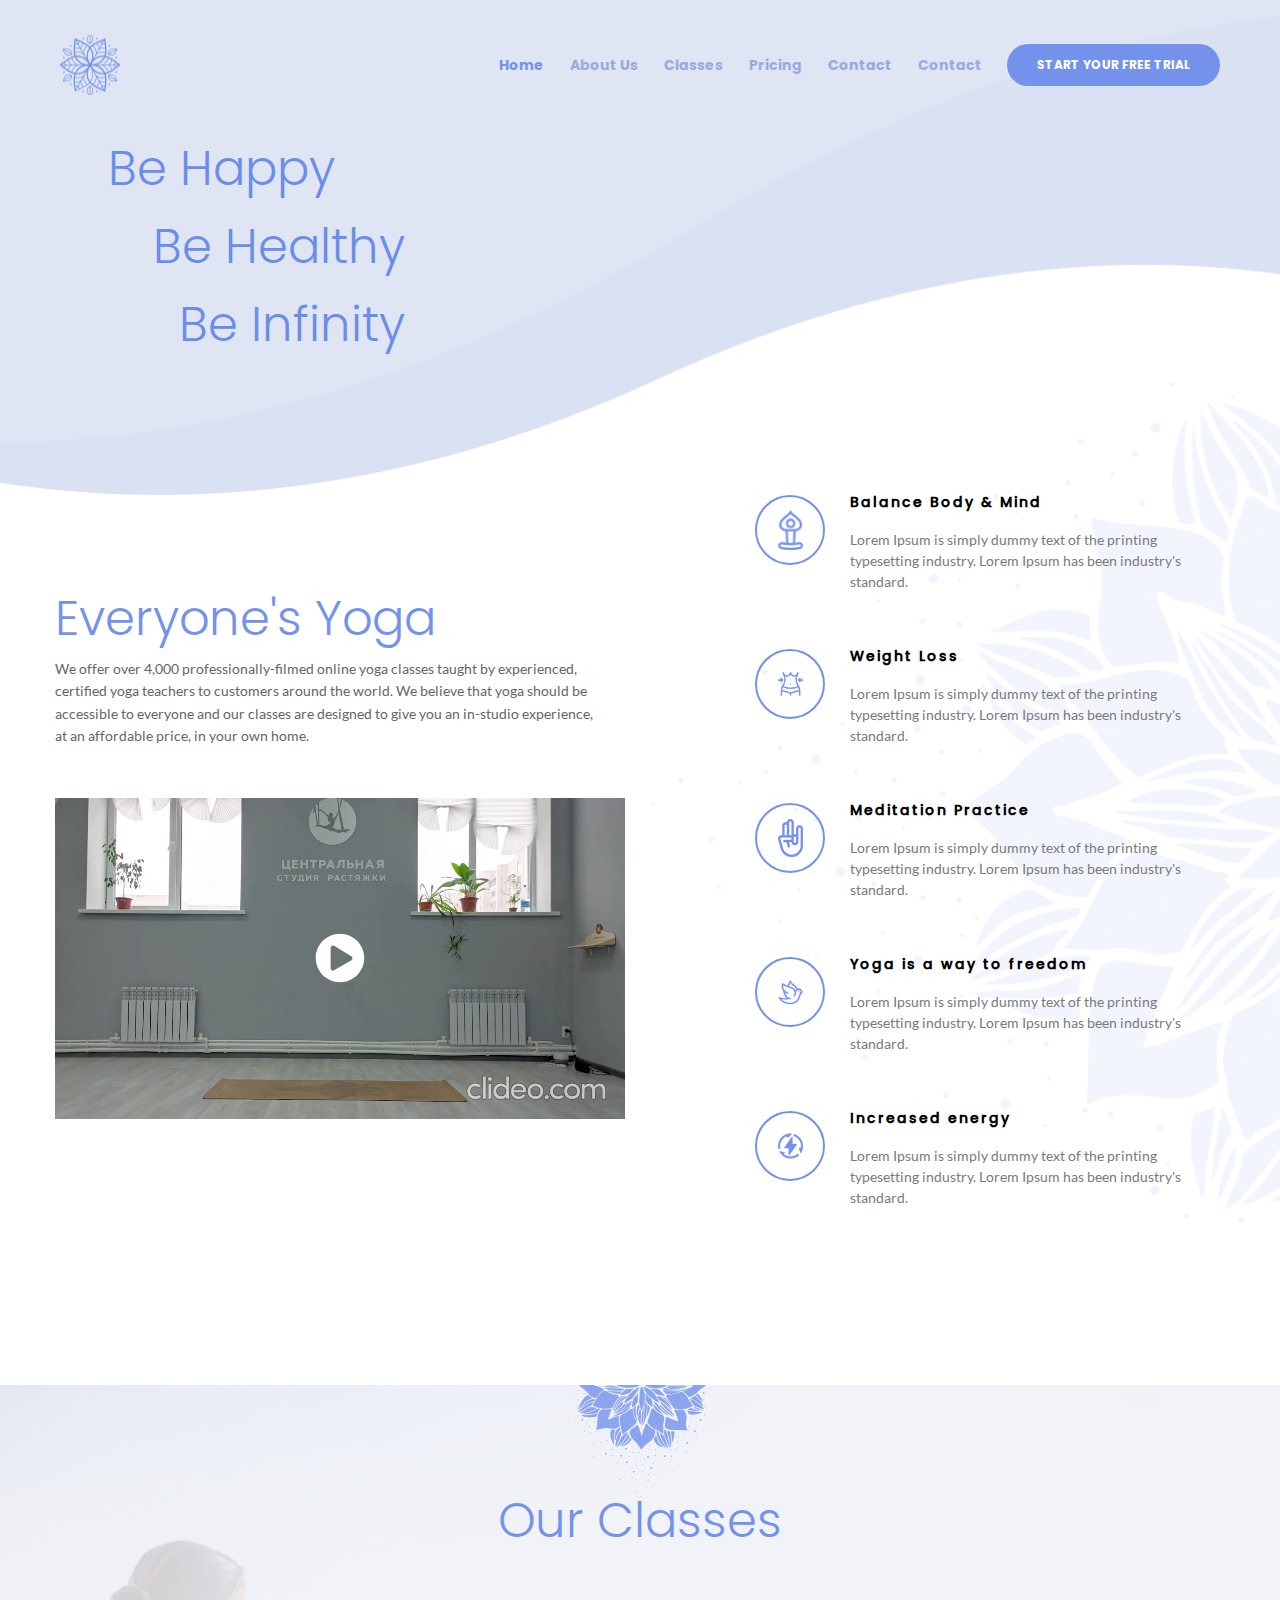
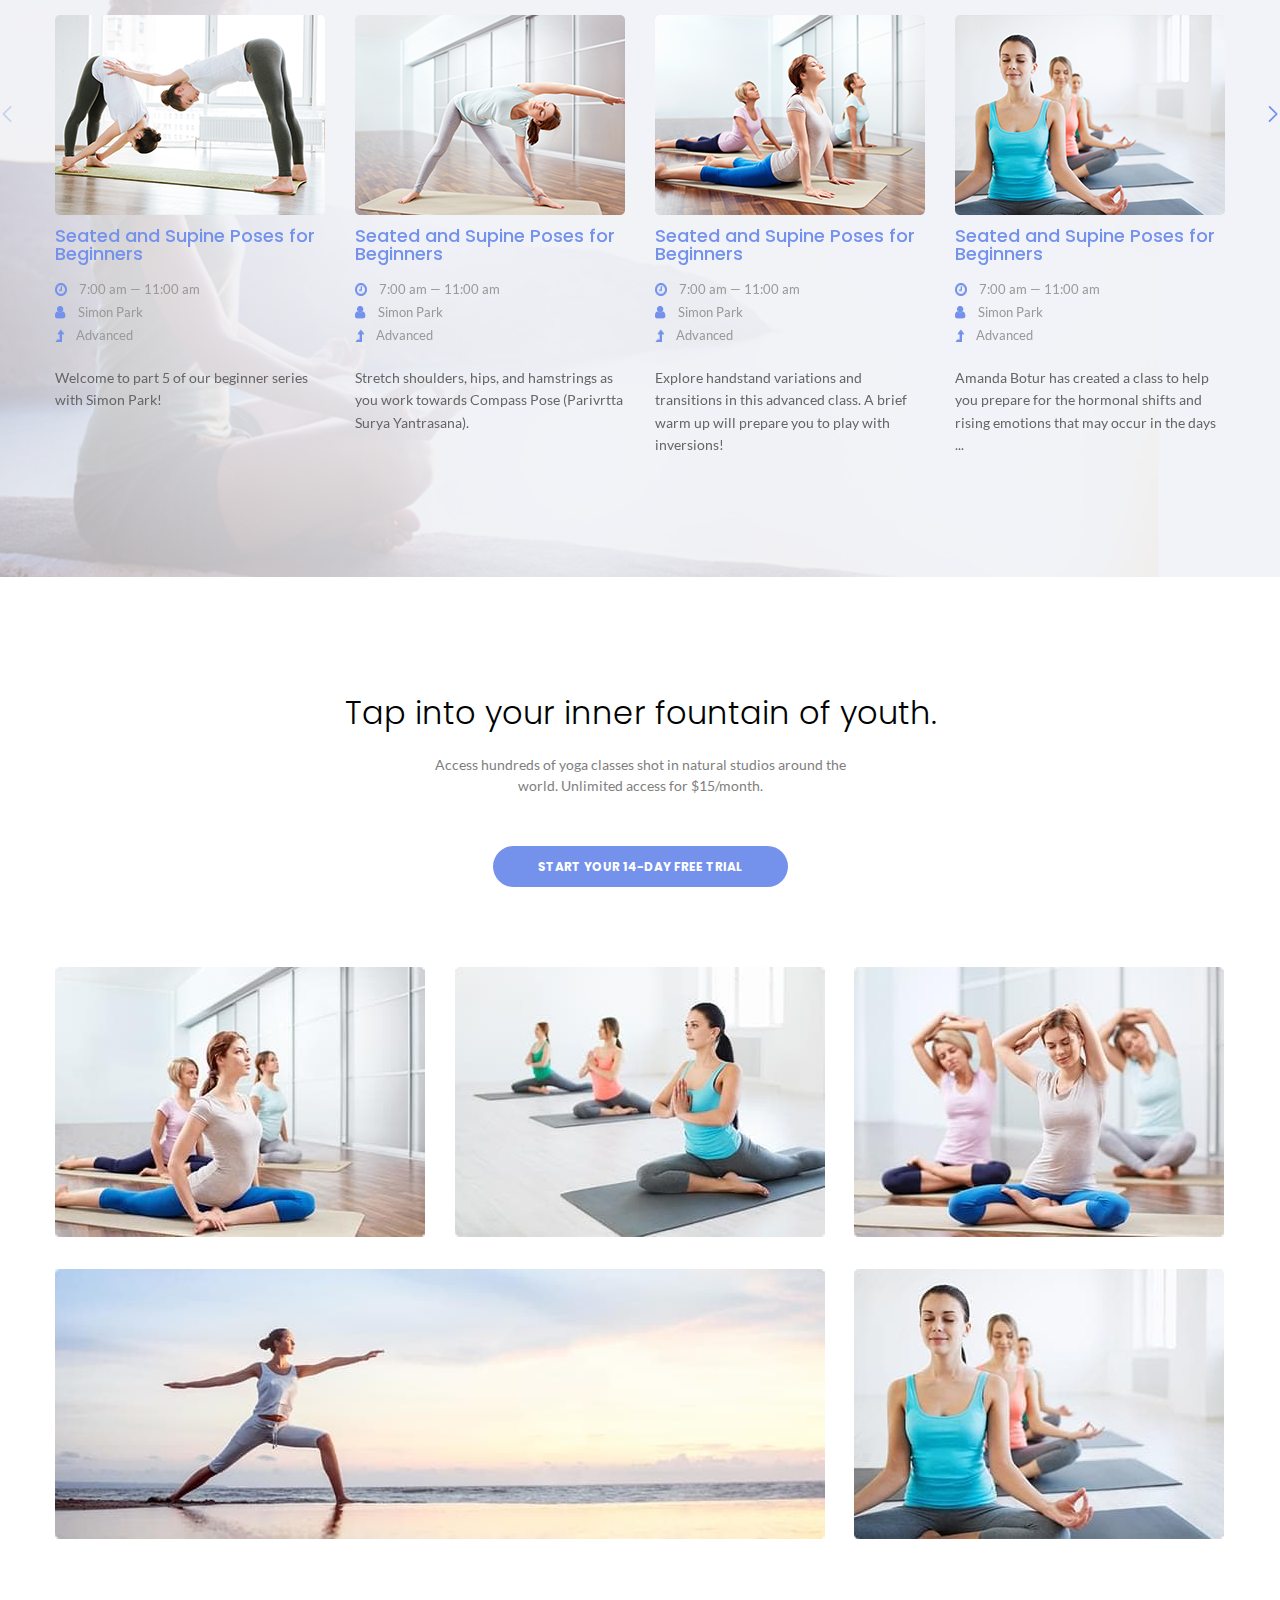
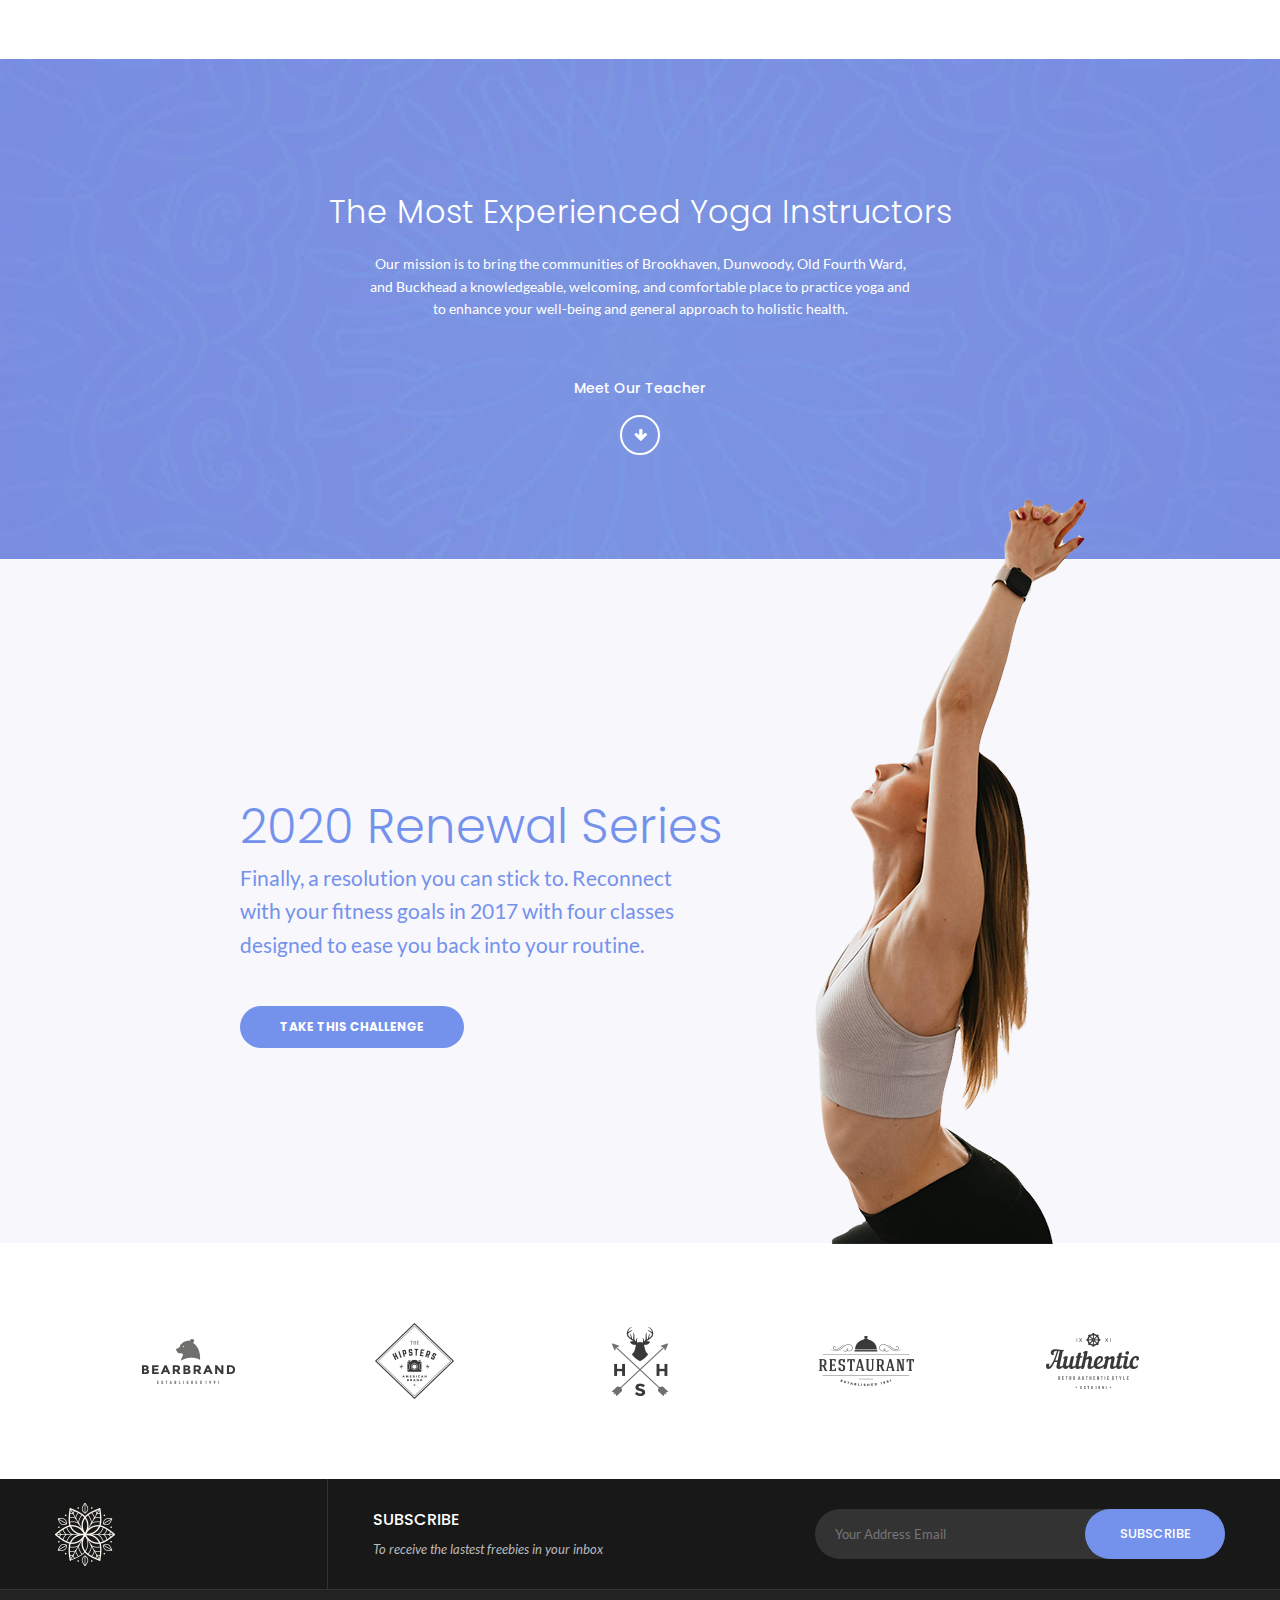
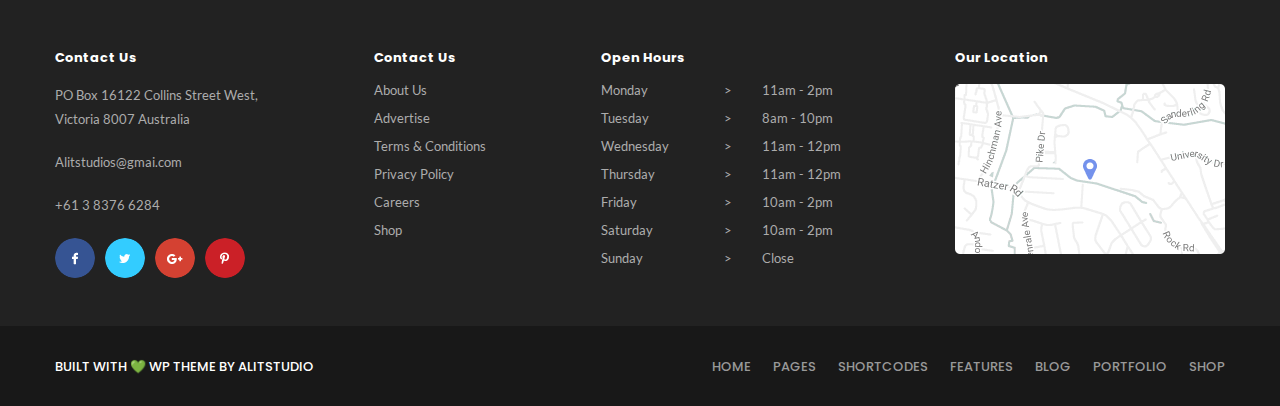
<file: index.html>
<!DOCTYPE html>
<html lang="en">
<head>
    <meta charset="UTF-8">
    <meta name="viewport" content="width=device-width, initial-scale=1.0">
    <link rel="stylesheet" href="./css/style.min.css">
    <link rel="icon" href="./favicon.png" type="image/png">
    <title>Yoga</title> 
</head>
<body>
    <section class="intro">
        <header>
            <a class="logo" href="#"></a>
            <nav class="nav">
                <ul class="menu">
                    <li class="menu-item">
                        <a class="home-now" href="./index.html">Home</a>
                    </li>
                    <li class="menu-item">
                        <a href="./about-us.html">About Us</a>
                    </li>
                    <li class="menu-item">
                        <a href="./classes.html">Classes</a>
                    </li>
                    <li class="menu-item">
                        <a href="./pricing.html">Pricing</a>
                    </li>
                    <li class="menu-item">
                        <a href="./contact.html">Contact</a>
                    </li>
                    <li class="menu-item">
                        <a href="./team-bootstrap.html">Contact</a>
                    </li>
                </ul>
                <button class="nav-button main-button modal-button">Start your free trial</button>
            </nav>
            <div class="min-header">
                <a href="#" class="menu-burger">
                    <span></span>
                </a>
                <div class="min-nav">
                    <ul class="min-menu">
                        <li class="min-menu-item">
                            <a href="./index.html">Home</a>
                        </li>
                        <li class="min-menu-item">
                            <a href="./about-us.html">About Us</a>
                        </li>
                        <li class="min-menu-item">
                            <a href="./classes.html">Classes</a>
                        </li>
                        <li class="min-menu-item">
                            <a href="./pricing.html">Pricing</a>
                        </li>
                        <li class="min-menu-item">
                            <a href="./contact.html">Contact</a>
                        </li>
                    </ul>
                </div>
            </div>
        </header>
        <div class="container">
            <div class="content">
                <p class="content-item one">Be Happy</p>
                <p class="content-item two">Be Healthy</p>
                <p class="content-item three">Be Infinity</p>
            </div>
        </div>
    </section>

    <section class="modal-wrapper">
        <div class="modal">
            <h2>Start your free trial</h2>
            <form id="modal-form">
                <label class="modal-form-block">
                    <p>Name:</p>
                    <input id="modal-name" type="text">
                </label>
                <label class="modal-form-block">
                    <p>Phone:</p>
                    <input id="modal-phone" type="text">
                </label>
                <button class="modal-form-button">Let`s go!</button>
            </form>
        </div> 
    </section>

    <section class="about">
        <img src="./image/home/about/bg-about.png" alt="aboyt bg img" class="about-img">
        <div class="container about-wrapper">
            <div class="about-block">
                <h2 class="about-block-title">Everyone's Yoga</h2>
                <p class="about-block-text">We offer over 4,000 professionally-filmed online yoga classes taught by experienced, certified yoga teachers to customers around the world. We believe that yoga should be accessible to everyone and our classes are designed to give you an in-studio experience, at an affordable price, in your own home. </p>
                <div class="video-wr">
                    <video class="block-video" preload="metadata" src="./video/yoga.mp4"></video>
                    <a class="btn-play"><svg class="svg" viewBox="0 0 512 512"><path d="M256 8C119 8 8 119 8 256s111 248 248 248 248-111 248-248S393 8 256 8zm115.7 272l-176 101c-15.8 8.8-35.7-2.5-35.7-21V152c0-18.4 19.8-29.8 35.7-21l176 107c16.4 9.2 16.4 32.9 0 42z"></path></svg></a>
                    <div class="controls">
                        <a class="play-pause-btn">
                            <svg class="play-btn-svg" viewBox="0 0 448 512"><path fill="currentColor" d="M424.4 214.7L72.4 6.6C43.8-10.3 0 6.1 0 47.9V464c0 37.5 40.7 60.1 72.4 41.3l352-208c31.4-18.5 31.5-64.1 0-82.6z"></path></svg>
                            <svg class="pause-btn-svg" viewBox="0 0 448 512"><path fill="currentColor" d="M144 479H48c-26.5 0-48-21.5-48-48V79c0-26.5 21.5-48 48-48h96c26.5 0 48 21.5 48 48v352c0 26.5-21.5 48-48 48zm304-48V79c0-26.5-21.5-48-48-48h-96c-26.5 0-48 21.5-48 48v352c0 26.5 21.5 48 48 48h96c26.5 0 48-21.5 48-48z"></path></svg>
                        </a>
                        <progress class="progress-line" max="100" value="0"></progress>
                        <a class="mute">
                            <svg class="unmute-btn-svg" viewBox="0 0 576 512"><path fill="currentColor" d="M215.03 71.05L126.06 160H24c-13.26 0-24 10.74-24 24v144c0 13.25 10.74 24 24 24h102.06l88.97 88.95c15.03 15.03 40.97 4.47 40.97-16.97V88.02c0-21.46-25.96-31.98-40.97-16.97zm233.32-51.08c-11.17-7.33-26.18-4.24-33.51 6.95-7.34 11.17-4.22 26.18 6.95 33.51 66.27 43.49 105.82 116.6 105.82 195.58 0 78.98-39.55 152.09-105.82 195.58-11.17 7.32-14.29 22.34-6.95 33.5 7.04 10.71 21.93 14.56 33.51 6.95C528.27 439.58 576 351.33 576 256S528.27 72.43 448.35 19.97zM480 256c0-63.53-32.06-121.94-85.77-156.24-11.19-7.14-26.03-3.82-33.12 7.46s-3.78 26.21 7.41 33.36C408.27 165.97 432 209.11 432 256s-23.73 90.03-63.48 115.42c-11.19 7.14-14.5 22.07-7.41 33.36 6.51 10.36 21.12 15.14 33.12 7.46C447.94 377.94 480 319.54 480 256zm-141.77-76.87c-11.58-6.33-26.19-2.16-32.61 9.45-6.39 11.61-2.16 26.2 9.45 32.61C327.98 228.28 336 241.63 336 256c0 14.38-8.02 27.72-20.92 34.81-11.61 6.41-15.84 21-9.45 32.61 6.43 11.66 21.05 15.8 32.61 9.45 28.23-15.55 45.77-45 45.77-76.88s-17.54-61.32-45.78-76.86z"></path></svg>
                            <svg class="mute-btn-svg"  viewBox="0 0 512 512"><path fill="currentColor" d="M215.03 71.05L126.06 160H24c-13.26 0-24 10.74-24 24v144c0 13.25 10.74 24 24 24h102.06l88.97 88.95c15.03 15.03 40.97 4.47 40.97-16.97V88.02c0-21.46-25.96-31.98-40.97-16.97zM461.64 256l45.64-45.64c6.3-6.3 6.3-16.52 0-22.82l-22.82-22.82c-6.3-6.3-16.52-6.3-22.82 0L416 210.36l-45.64-45.64c-6.3-6.3-16.52-6.3-22.82 0l-22.82 22.82c-6.3 6.3-6.3 16.52 0 22.82L370.36 256l-45.63 45.63c-6.3 6.3-6.3 16.52 0 22.82l22.82 22.82c6.3 6.3 16.52 6.3 22.82 0L416 301.64l45.64 45.64c6.3 6.3 16.52 6.3 22.82 0l22.82-22.82c6.3-6.3 6.3-16.52 0-22.82L461.64 256z"></path></svg>
                        </a>
                        <a class="full-screen">
                            <svg class="fullscreen-btn-svg" viewBox="0 0 448 512"><path fill="currentColor" d="M436 192H312c-13.3 0-24-10.7-24-24V44c0-6.6 5.4-12 12-12h40c6.6 0 12 5.4 12 12v84h84c6.6 0 12 5.4 12 12v40c0 6.6-5.4 12-12 12zm-276-24V44c0-6.6-5.4-12-12-12h-40c-6.6 0-12 5.4-12 12v84H12c-6.6 0-12 5.4-12 12v40c0 6.6 5.4 12 12 12h124c13.3 0 24-10.7 24-24zm0 300V344c0-13.3-10.7-24-24-24H12c-6.6 0-12 5.4-12 12v40c0 6.6 5.4 12 12 12h84v84c0 6.6 5.4 12 12 12h40c6.6 0 12-5.4 12-12zm192 0v-84h84c6.6 0 12-5.4 12-12v-40c0-6.6-5.4-12-12-12H312c-13.3 0-24 10.7-24 24v124c0 6.6 5.4 12 12 12h40c6.6 0 12-5.4 12-12z"></path></svg>
                        </a>
                    </div>
                </div>
            </div>
            <div class="about-reason">
                <div class="about-reason-item">
                    <div class="item-pic">
                        <svg viewBox="0 0 24 39">
                            <image xlink:href="[data-uri]"/>
                          </svg>
                    </div>
                    <div class="item-dis">
                        <h3 class="item-dis-title">Balance Body & Mind</h3>
                        <p class="item-dis-text">Lorem Ipsum is simply dummy text of the printing typesetting industry. Lorem Ipsum has been industry's standard.</p>
                    </div>
                </div>
                <div class="about-reason-item">
                    <div class="item-pic">
                        <svg viewBox="0 0 38 36">
                            <image xlink:href="[data-uri]"/>
                          </svg>
                    </div>
                    <div class="item-dis">
                        <h3 class="item-dis-title">Weight Loss</h3>
                        <p class="item-dis-text">Lorem Ipsum is simply dummy text of the printing typesetting industry. Lorem Ipsum has been industry's standard.</p>
                    </div>
                </div>
                <div class="about-reason-item">
                    <div class="item-pic">
                        <svg viewBox="0 0 25 38">
                            <image xlink:href="[data-uri]"/>
                          </svg>
                          
                    </div>
                    <div class="item-dis">
                        <h3 class="item-dis-title">Meditation Practice</h3>
                        <p class="item-dis-text">Lorem Ipsum is simply dummy text of the printing typesetting industry. Lorem Ipsum has been industry's standard.</p>
                    </div>
                </div>
                <div class="about-reason-item">
                    <div class="item-pic">
                        <svg  viewBox="0 0 35 34">
                            <image xlink:href="[data-uri]"/>
                          </svg>
                          
                    </div>
                    <div class="item-dis">
                        <h3 class="item-dis-title">Yoga is a way to freedom</h3>
                        <p class="item-dis-text">Lorem Ipsum is simply dummy text of the printing typesetting industry. Lorem Ipsum has been industry's standard.</p>
                    </div>
                </div>
                <div class="about-reason-item">
                    <div class="item-pic">
                        <svg viewBox="0 0 33 33">
                        <image xlink:href="[data-uri]"/>
                      </svg>
                      </div>
                    <div class="item-dis">
                        <h3 class="item-dis-title">Increased energy</h3>
                        <p class="item-dis-text">Lorem Ipsum is simply dummy text of the printing typesetting industry. Lorem Ipsum has been industry's standard.</p>
                    </div>
                </div>
            </div>
        </div>
    </section>

    <section class="classes">
        <div class="container">
            <img src="./image/home/classes/logo-classes.png" alt="logo classes" class="classes-pic">
            <h2 class="classes-title">our classes</h2>
            <div class="swiper-button-prev"></div>
            <div class="main-slider-wrapper swiper-container">
                    <div class="classes-slider swiper-wrapper">
                        <div class="classes-slide swiper-slide">
                            <a href="./single.html"><img src="./image/home/classes/img-classes-1.png" alt="img classes" class="classes-slide-img"></a>
                            <a href="./single.html" class="classes-slide-title">Seated and Supine Poses for Beginners</a>
                            <div class="classes-slide-dis">
                                <div class="dis-item">
                                    <img src="./image/home/classes/icon-classes-1.png" alt="icon classes">
                                    <p>7:00 am — 11:00 am</p>
                                </div>
                                <div class="dis-item">
                                    <img src="./image/home/classes/icon-classes-2.png" alt="icon classes">
                                    <p>Simon Park</p>
                                </div>
                                <div class="dis-item">
                                    <img src="./image/home/classes/icon-classes-3.png" alt="icon classes">
                                    <p>Advanced</p>
                                </div>
                            </div>
                            <p class="classes-slide-text">Welcome to part 5 of our beginner series with Simon Park! </p>
                        </div>
                        <div class="classes-slide swiper-slide">
                            <a href="./single.html"><img src="./image/home/classes/img-classes-2.png" alt="img classes" class="classes-slide-img"></a>
                            <a href="./single.html" class="classes-slide-title">Seated and Supine Poses for Beginners</a>
                            <div class="classes-slide-dis">
                                <div class="dis-item">
                                    <img src="./image/home/classes/icon-classes-1.png" alt="">
                                    <p>7:00 am — 11:00 am</p>
                                </div>
                                <div class="dis-item">
                                    <img src="./image/home/classes/icon-classes-2.png" alt="">
                                    <p>Simon Park</p>
                                </div>
                                <div class="dis-item">
                                    <img src="./image/home/classes/icon-classes-3.png" alt="">
                                    <p>Advanced</p>
                                </div>
                            </div>
                            <p class="classes-slide-text">Stretch shoulders, hips, and hamstrings as you work towards Compass Pose (Parivrtta Surya Yantrasana).</p>
                        </div>
                        <div class="classes-slide swiper-slide">
                            <a href="./single.html"><img src="./image/home/classes/img-classes-3.png" alt="img classes" class="classes-slide-img"></a>
                            <a href="./single.html" class="classes-slide-title">Seated and Supine Poses for Beginners</a>
                            <div class="classes-slide-dis">
                                <div class="dis-item">
                                    <img src="./image/home/classes/icon-classes-1.png" alt="">
                                    <p>7:00 am — 11:00 am</p>
                                </div>
                                <div class="dis-item">
                                    <img src="./image/home/classes/icon-classes-2.png" alt="">
                                    <p>Simon Park</p>
                                </div>
                                <div class="dis-item">
                                    <img src="./image/home/classes/icon-classes-3.png" alt="">
                                    <p>Advanced</p>
                                </div>
                            </div>
                            <p class="classes-slide-text">Explore handstand variations and transitions in this advanced class. A brief warm up will prepare you to play with inversions! </p>
                        </div>
                        <div class="classes-slide swiper-slide">
                            <a href="./single.html"><img src="./image/home/classes/img-classes-4.png" alt="img classes" class="classes-slide-img"></a>
                            <a href="./single.html" class="classes-slide-title">Seated and Supine Poses for Beginners</a>
                            <div class="classes-slide-dis">
                                <div class="dis-item">
                                    <img src="./image/home/classes/icon-classes-1.png" alt="">
                                    <p>7:00 am — 11:00 am</p>
                                </div>
                                <div class="dis-item">
                                    <img src="./image/home/classes/icon-classes-2.png" alt="">
                                    <p>Simon Park</p>
                                </div>
                                <div class="dis-item">
                                    <img src="./image/home/classes/icon-classes-3.png" alt="">
                                    <p>Advanced</p>
                                </div>
                            </div>
                            <p class="classes-slide-text">Amanda Botur has created a class to help you prepare for the hormonal shifts and rising emotions that may occur in the days ...</p>
                        </div>
                        <div class="classes-slide swiper-slide">
                            <a href="./single.html"><img src="./image/home/classes/img-classes-1.png" alt="img classes" class="classes-slide-img"></a>
                            <a href="./single.html" class="classes-slide-title">Seated and Supine Poses for Beginners</a>
                            <div class="classes-slide-dis">
                                <div class="dis-item">
                                    <img src="./image/home/classes/icon-classes-1.png" alt="">
                                    <p>7:00 am — 11:00 am</p>
                                </div>
                                <div class="dis-item">
                                    <img src="./image/home/classes/icon-classes-2.png" alt="">
                                    <p>Simon Park</p>
                                </div>
                                <div class="dis-item">
                                    <img src="./image/home/classes/icon-classes-3.png" alt="">
                                    <p>Advanced</p>
                                </div>
                            </div>
                            <p class="classes-slide-text">Welcome to part 5 of our beginner series with Simon Park! </p>
                        </div>
                        <div class="classes-slide swiper-slide">
                            <a href="./single.html"><img src="./image/home/classes/img-classes-2.png" alt="img classes" class="classes-slide-img"></a>
                            <a href="./single.html" class="classes-slide-title">Seated and Supine Poses for Beginners</a>
                            <div class="classes-slide-dis">
                                <div class="dis-item">
                                    <img src="./image/home/classes/icon-classes-1.png" alt="">
                                    <p>7:00 am — 11:00 am</p>
                                </div>
                                <div class="dis-item">
                                    <img src="./image/home/classes/icon-classes-2.png" alt="">
                                    <p>Simon Park</p>
                                </div>
                                <div class="dis-item">
                                    <img src="./image/home/classes/icon-classes-3.png" alt="">
                                    <p>Advanced</p>
                                </div>
                            </div>
                            <p class="classes-slide-text">Welcome to part 5 of our beginner series with Simon Park! </p>
                        </div>
                    </div>
            </div>
            <div class="swiper-button-next"></div>
        </div>
    </section>
    

    <section class="gallery">
        <div class="container">
            <h2 class="gallery-title">Tap into your inner fountain of youth.</h2>
            <h2 class="gallery-suptitle">Access hundreds of yoga classes shot in natural studios around the world. Unlimited access for $15/month.</h2>
            <button class="gallery-button main-button modal-button">Start Your 14-Day Free Trial</button>
            <div class="gallery-images">
                <img class="gallery-image-1" src="./image/home/gallery/img-gallery-1.jpg" alt="gallery image">
                <img class="gallery-image-2" src="./image/home/gallery/img-gallery-2.jpg" alt="gallery image">
                <img class="gallery-image-3" src="./image/home/gallery/img-gallery-3.jpg" alt="gallery image">
                <img class="gallery-image-4" src="./image/home/gallery/img-gallery-4.jpg" alt="gallery image">
                <img class="gallery-image-5" src="./image/home/gallery/img-gallery-5.jpg" alt="gallery image">
            </div>
        </div>
    </section>

    <section class="caption">
        <div class="container">
            <h2 class="caption-title">The Most Experienced Yoga Instructors</h2>
            <p class="caption-suptitle">Our mission is to bring the communities of Brookhaven, Dunwoody, Old Fourth Ward, and Buckhead a knowledgeable, welcoming, and comfortable place to practice yoga and to enhance your well-being and general approach to holistic health.</p>
            <p class="caption-buttontitle">Meet Our Teacher</p>
            <button id="caption-button" class="caption-button"></button>
        </div>
    </section>

    <section id="team" class="team">
        <div class="container">
            <div class="teampic">
                <div class="teampic-item">
                    <img src="./image/home/team/img-team-1.png" alt="employee photo">
                    <div class="teampic-item-dis">
                        <a href="./team-bootstrap.html" class="teampic-item-dis-title">Becky Nickerson</a>
                        <p class="teampic-item-dis-suptitle">Owner/Lead Instructor</p>
                    </div>
                </div>
                <div class="teampic-item">
                    <img src="./image/home/team/img-team-2.png" alt="employee photo">
                    <div class="teampic-item-dis">
                        <a href="./team-bootstrap.html" class="teampic-item-dis-title">Becky Nickerson</a>
                        <p class="teampic-item-dis-suptitle">Owner/Lead Instructor</p>
                    </div>
                </div>
                <div class="teampic-item">
                    <img src="./image/home/team/img-team-3.png" alt="employee photo">
                    <div class="teampic-item-dis">
                        <a href="./team-bootstrap.html" class="teampic-item-dis-title">Becky Nickerson</a>
                        <p class="teampic-item-dis-suptitle">Owner/Lead Instructor</p>
                    </div>
                </div>
                <div class="teampic-item">
                    <img src="./image/home/team/img-team-4.png" alt="employee photo">
                    <div class="teampic-item-dis">
                        <a href="./team-bootstrap.html" class="teampic-item-dis-title">Becky Nickerson</a>
                        <p class="teampic-item-dis-suptitle">Owner/Lead Instructor</p>
                    </div>
                </div>
                <div class="teampic-item">
                    <img src="./image/home/team/img-team-5.png" alt="employee photo">
                    <div class="teampic-item-dis">
                        <a href="./team-bootstrap.html" class="teampic-item-dis-title">Becky Nickerson</a>
                        <p class="teampic-item-dis-suptitle">Owner/Lead Instructor</p>
                    </div>
                </div>
                <div class="teampic-item">
                    <img src="./image/home/team/img-team-6.png" alt="employee photo">
                    <div class="teampic-item-dis">
                        <a href="./team-bootstrap.html" class="teampic-item-dis-title">Becky Nickerson</a>
                        <p class="teampic-item-dis-suptitle">Owner/Lead Instructor</p>
                    </div>
                </div>
                <div class="teampic-item">
                    <img src="./image/home/team/img-team-7.png" alt="employee photo">
                    <div class="teampic-item-dis">
                        <a href="./team-bootstrap.html" class="teampic-item-dis-title">Becky Nickerson</a>
                        <p class="teampic-item-dis-suptitle">Owner/Lead Instructor</p>
                    </div>
                </div>
                <div class="teampic-item">
                    <img src="./image/home/team/img-team-8.png" alt="employee photo">
                    <div class="teampic-item-dis">
                        <a href="./team-bootstrap.html" class="teampic-item-dis-title">Becky Nickerson</a>
                        <p class="teampic-item-dis-suptitle">Owner/Lead Instructor</p>
                    </div>
                </div>
                <div class="teampic-item">
                    <img src="./image/home/team/img-team-9.png" alt="employee photo">
                    <div class="teampic-item-dis">
                        <a href="./team-bootstrap.html" class="teampic-item-dis-title">Becky Nickerson</a>
                        <p class="teampic-item-dis-suptitle">Owner/Lead Instructor</p>
                    </div>
                </div>
                <div class="teampic-item">
                    <img src="./image/home/team/img-team-10.png" alt="employee photo">
                    <div class="teampic-item-dis">
                        <a href="./team-bootstrap.html" class="teampic-item-dis-title">Becky Nickerson</a>
                        <p class="teampic-item-dis-suptitle">Owner/Lead Instructor</p>
                    </div>
                </div>
                <div class="teampic-item">
                    <img src="./image/home/team/img-team-11.png" alt="employee photo">
                    <div class="teampic-item-dis">
                        <a href="./team-bootstrap.html" class="teampic-item-dis-title">Becky Nickerson</a>
                        <p class="teampic-item-dis-suptitle">Owner/Lead Instructor</p>
                    </div>
                </div>
                <div class="teampic-item">
                    <img src="./image/home/team/img-team-12.png" alt="employee photo">
                    <div class="teampic-item-dis">
                        <a href="./team-bootstrap.html" class="teampic-item-dis-title">Becky Nickerson</a>
                        <p class="teampic-item-dis-suptitle">Owner/Lead Instructor</p>
                    </div>
                </div>
                
            </div>
        </div>
    </section>

    <section class="call">
        <div class="container call-wrapper">
            <h2 class="call-title">2020 Renewal Series</h2>
            <p class="call-text">Finally, a resolution you can stick to. Reconnect with your fitness goals in 2017 with four classes designed to ease you back into your routine.</p>
            <button class="main-button call-button modal-button">take this challenge</button>
            <img src="./image/home/call/bg-call-1.png" alt="call bg">
        </div>
    </section>

    <section class="section-logo">
        <div class="container">
            <div class="logo-wrapper">
                <div class="logo-item">
                    <a href="#"><img src="./image/home/logo/logo-1.png" alt="company logo"></a>
                </div>
                <div class="logo-item">
                    <a href="#"><img src="./image/home/logo/logo-2.png" alt="company logo"></a>
                </div>
                <div class="logo-item">
                    <a href="#"><img src="./image/home/logo/logo-3.png" alt="company logo"></a>
                </div>
                <div class="logo-item">
                    <a href="#"><img src="./image/home/logo/logo-4.png" alt="company logo"></a>
                </div>
                <div class="logo-item">
                    <a href="#"><img src="./image/home/logo/logo-5.png" alt="company logo"></a>
                </div>
            </div>
        </div>
    </section>

    <footer>
        <div class="subscribe-wrapper">
            <div class="container subscribe">
                <div class="subscribe">
                    <div class="subscribe-logo">
                        <a href="#"><img src="./image/footer/logo-footer.png" alt="footer logo"></a>
                    </div>
                    <div class="subscribe-dis">
                        <h3 class="subscribe-dis-title">subscribe</h3>
                        <p  class="subscribe-dis-suptitle">To receive the lastest freebies in your inbox</p>
                    </div>
                    <form class="subscribe-form">
                        <input type="text" placeholder="Your Address Email"> 
                        <button>subscribe</button>
                    </form>
                </div>
            </div>
        </div>
        <div class="top-wrapper">
            <div class="container top">
                <div class="top-contacts">
                    <h3 class="top-title">Contact Us</h3>
                    <p class="top-contacts-content">PO Box 16122 Collins Street West,
                        Victoria 8007 Australia</p>
                    <a class="top-contacts-content link" href="mailto:Alitstudios@gmai.com">Alitstudios@gmai.com</a>
                    <a class="top-contacts-content link" href="tel:+61383766284">+61 3 8376 6284</a>
                    <div class="top-social">
                        <div class="top-social-link facebook">
                            <a href="#"></a>
                        </div>
                        <div class="top-social-link twitter">
                            <a href="#"></a>
                        </div>
                        <div class="top-social-link google">
                            <a href="#"></a>
                        </div>
                        <div class="top-social-link pinterest">
                            <a href="#"></a>
                        </div>
                    </div>
                </div>
                <div class="top-links">
                    <h3 class="top-title">Contact Us</h3>
                    <a href="#" class="top-links-item link">About Us</a>
                    <a href="#" class="top-links-item link">Advertise</a>
                    <a href="#" class="top-links-item link">Terms & Conditions</a>
                    <a href="#" class="top-links-item link">Privacy Policy</a>
                    <a href="#" class="top-links-item link">Careers</a>
                    <a href="#" class="top-links-item link">Shop</a>
                </div>
                <div class="top-time">
                    <h3 class="top-title">Open Hours</h3>
                    <div class="top-time-content">
                        <div class="top-time-days">
                            <p>Monday</p>
                            <p>Tuesday</p>
                            <p>Wednesday</p>
                            <p>Thursday</p>
                            <p>Friday</p>
                            <p>Saturday</p>
                            <p>Sunday</p>
                        </div>
                        <div class="top-time-arrows">
                            <p>></p>
                            <p>></p>
                            <p>></p>
                            <p>></p>
                            <p>></p>
                            <p>></p>
                            <p>></p>
                        </div>
                        <div class="top-time-hours">
                            <p>11am - 2pm</p>
                            <p>8am - 10pm</p>
                            <p>11am - 12pm</p>
                            <p>11am - 12pm</p>
                            <p>10am - 2pm</p>
                            <p>10am - 2pm</p>
                            <p>Close</p>
                        </div>
                    </div>
                </div>
                <div class="top-location">
                    <h3 class="top-title">Our Location</h3>
                    <img src="./image/footer/map.png" alt="map">
                </div>
            </div>
        </div>
        <div class="bottom-wrapper">
            <div class="container bottom">
                <p class="bottom-text">BUILT WITH 	
                    &#128154;
                    WP THEME BY alitstudio</p>
                <div class="bottom-nav">
                    <ul>
                        <li>
                            <a href="#">home</a>
                        </li>
                        <li>
                            <a href="#">pages</a>
                        </li>
                        <li>
                            <a href="#">shortcodes</a>
                        </li>
                        <li>
                            <a href="#">features</a>
                        </li>
                        <li>
                            <a href="#">blog</a>
                        </li>
                        <li>
                            <a href="#">portfolio</a>
                        </li>
                        <li>
                            <a href="#">shop</a>
                        </li>
                    </ul>
                </div>
            </div>
        </div>
        <div class="min-footer">
            <div class="contacts-min">
                <div class="top-header">
                    <h3 class="top-title">Contact Us:</h3>
                    <p class="top-contacts-content">PO Box 16122 Collins Street West,
                    Victoria 8007 Australia</p>
                    <p class="top-contacts-content">Alitstudios@gmai.com</p>
                    <p class="top-contacts-content">+61 3 8376 6284</p>
                </div>
                <div class="top-social">
                    <div class="top-social-link facebook">
                        <a href="#"></a>
                    </div>
                    <div class="top-social-link twitter">
                        <a href="#"></a>
                    </div>
                    <div class="top-social-link google">
                        <a href="#"></a>
                    </div>
                    <div class="top-social-link pinterest">
                        <a href="#"></a>
                    </div>
                </div>
            </div>
            <div class="top-time">
                <h3 class="top-title">Open Hours</h3>
                <div class="top-time-content">
                    <div class="top-time-days">
                        <p>Monday</p>
                        <p>Tuesday</p>
                        <p>Wednesday</p>
                        <p>Thursday</p>
                        <p>Friday</p>
                        <p>Saturday</p>
                        <p>Sunday</p>
                    </div>
                    <div class="top-time-arrows">
                        <p>></p>
                        <p>></p>
                        <p>></p>
                        <p>></p>
                        <p>></p>
                        <p>></p>
                        <p>></p>
                    </div>
                    <div class="top-time-hours">
                        <p>11am - 2pm</p>
                        <p>8am - 10pm</p>
                        <p>11am - 12pm</p>
                        <p>11am - 12pm</p>
                        <p>10am - 2pm</p>
                        <p>10am - 2pm</p>
                        <p>Close</p>
                    </div>
                </div>
            </div>
            <div class="top-location">
                <h3 class="top-title">Our Location</h3>
                <img src="./image/footer/map.png" alt="map">
            </div>
        </div>
    </footer>


    <script src="https://unpkg.com/swiper/swiper-bundle.min.js"></script>
    <script src="./js/main.min.js"></script>
    <script src="./js/slider.min.js"></script>
    <script src="./js/video.min.js"></script>
    <script src="./js/team.min.js"></script>
</body>
</html>
</file>
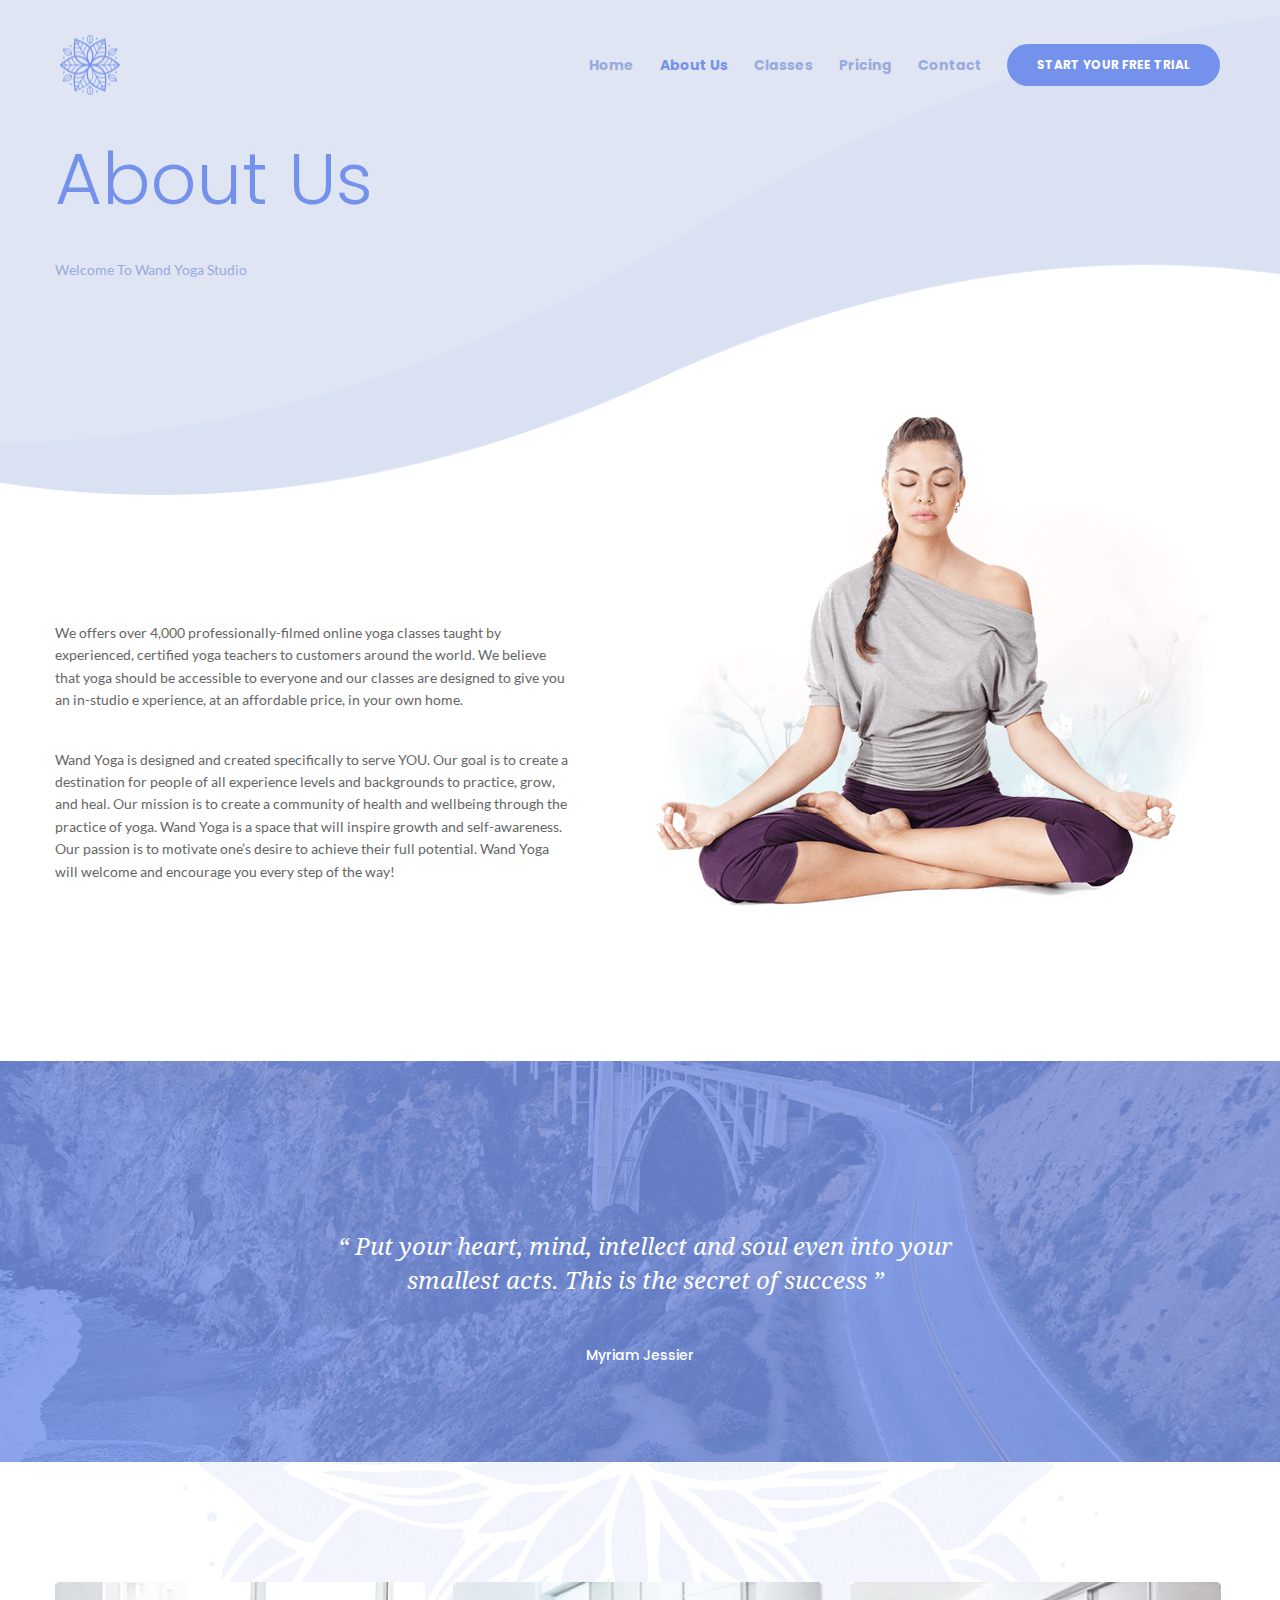
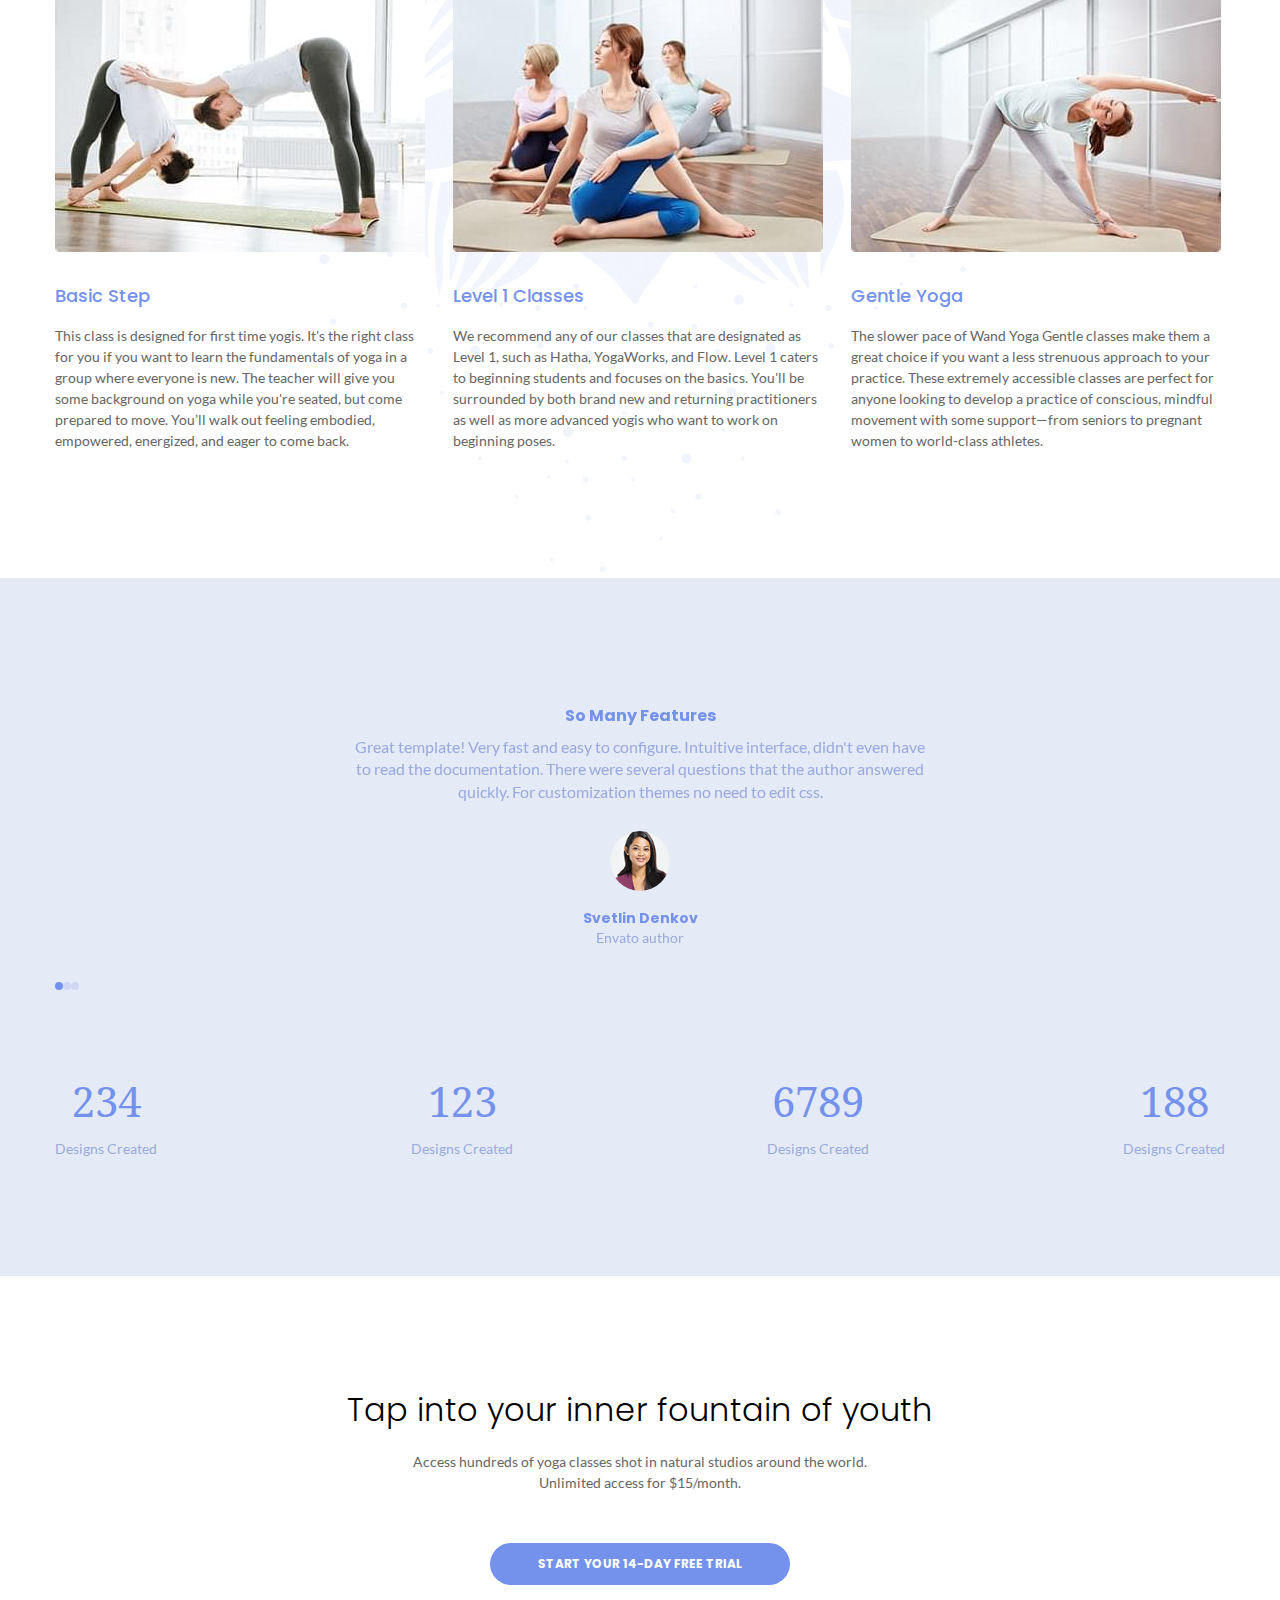
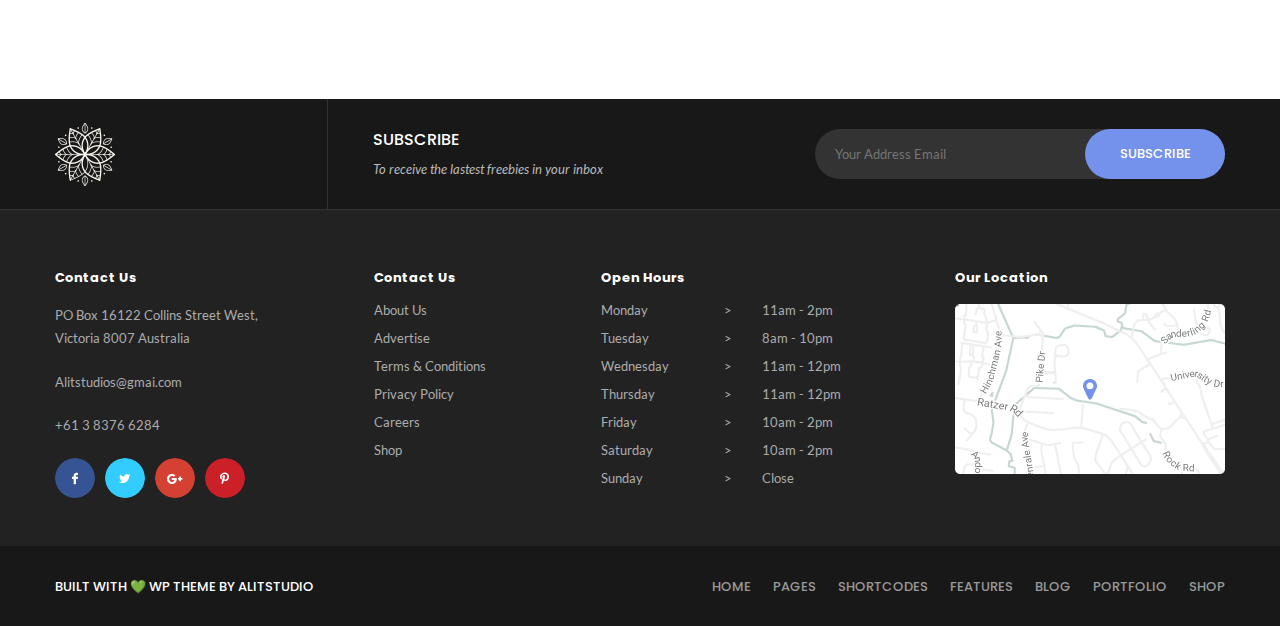
<file: about-us.html>
<!DOCTYPE html>
<html lang="en">
<head>
    <meta charset="UTF-8">
    <meta name="viewport" content="width=device-width, initial-scale=1.0">
    <link rel="stylesheet" href="./css/style.min.css">
    <link rel="icon" href="./favicon.png" type="image/png">
    <title>About Us</title>
</head>
<body>
    <section class="aboutus-inner">
        <header>
            <a class="logo" href="#"></a>
            <nav class="nav">
                <ul class="menu">
                    <li class="menu-item">
                        <a href="./index.html">Home</a>
                    </li>
                    <li class="menu-item">
                        <a class="aboutus-now" href="./about-us.html">About Us</a>
                    </li>
                    <li class="menu-item">
                        <a href="./classes.html">Classes</a>
                    </li>
                    <li class="menu-item">
                        <a href="./pricing.html">Pricing</a>
                    </li>
                    <li class="menu-item">
                        <a href="./contact.html">Contact</a>
                    </li>
                </ul>
                <button class="nav-button main-button modal-button">Start your free trial</button>
            </nav>
            <div class="min-header">
                <a href="#" class="menu-burger">
                    <span></span>
                </a>
                <div class="min-nav">
                    <ul class="min-menu">
                        <li class="min-menu-item">
                            <a href="./index.html">Home</a>
                        </li>
                        <li class="min-menu-item">
                            <a href="./about-us.html">About Us</a>
                        </li>
                        <li class="min-menu-item">
                            <a href="./classes.html">Classes</a>
                        </li>
                        <li class="min-menu-item">
                            <a href="./pricing.html">Pricing</a>
                        </li>
                        <li class="min-menu-item">
                            <a href="./contact.html">Contact</a>
                        </li>
                    </ul>
                </div>
            </div>
        </header>
        <div class="container">
            <div class="aboutus-content">
                <h1 class="aboutus-content-title">About Us</h1>
                <p class="aboutus-content-text">Welcome To Wand Yoga Studio</p>
            </div>
        </div>
    </section>

    <section class="modal-wrapper">
        <div class="modal">
            <h2>Start your free trial</h2>
            <form id="modal-form">
                <label class="modal-form-block">
                    <p>Name:</p>
                    <input id="modal-name" type="text">
                </label>
                <label class="modal-form-block">
                    <p>Phone:</p>
                    <input id="modal-phone" type="text">
                </label>
                <button class="modal-form-button">Let`s go!</button>
            </form>
        </div> 
    </section>

    <section class="aboutus-about">
        <div class="container aboutus-wrapper">
            <img class="aboutus-about-img" src="./image/about-us/about/bg-about.png" alt="about bg">
            <div class="aboutus-about-text">
                <p class="aboutus-about-text-item">We offers over 4,000 professionally-filmed online yoga classes taught by experienced, certified yoga teachers to customers around the world. We believe that yoga should be accessible to everyone and our classes are designed to give you an in-studio e
                    xperience, at an affordable price, in your own home. </p>
                <p class="aboutus-about-text-item">Wand Yoga is designed and created specifically to serve YOU. Our goal is to create a destination for people of all experience levels and backgrounds to practice, grow, and heal. Our mission is to create a community of health and wellbeing through the practice of yoga. Wand Yoga  is a space that will inspire growth and self-awareness. Our passion is to motivate one’s desire to achieve their full potential. Wand Yoga  will welcome and encourage you every step of the way!</p>
            </div>
        </div>
    </section>

    <section class="aboutus-quote">
        <div class="container quote">
            <p class="aboutus-quote-comment">“ Put your heart, mind, intellect and soul even into your smallest acts. This is the secret of success ”</p>
            <p class="aboutus-quote-name">Myriam Jessier</p>
        </div>
    </section>

    <section class="aboutus-classes">
        <div class="container">
            <div class="aboutus-classes-wr">
                <div class="aboutus-classes-item">
                    <img src="./image/about-us/classes/img-classes-1.jpg" alt="classes img">
                    <h3 class="aboutus-classes-item-title">Basic Step</h3>
                    <p class="aboutus-classes-item-text">This class is designed for first time yogis. It's the right class for you if you want to learn the fundamentals of yoga in a group where everyone is new. The teacher will give you some background on yoga while you're seated, but come prepared to move. You’ll walk out feeling embodied, empowered, energized, and eager to come back.</p>
                </div>
                <div class="aboutus-classes-item">
                    <img src="./image/about-us/classes/img-classes-2.jpg" alt="classes img">
                    <h3 class="aboutus-classes-item-title">Level 1 Classes</h3>
                    <p class="aboutus-classes-item-text">We recommend any of our classes that are designated as Level 1, such as Hatha, YogaWorks, and Flow. Level 1 caters to beginning students and focuses on the basics. You'll be surrounded by both brand new and returning practitioners as well as more advanced yogis who want to work on beginning poses.</p>
                </div>
                <div class="aboutus-classes-item">
                    <img src="./image/about-us/classes/img-classes-3.jpg" alt="classes img">
                    <h3 class="aboutus-classes-item-title">Gentle Yoga</h3>
                    <p class="aboutus-classes-item-text">The slower pace of Wand Yoga Gentle classes make them a great choice if you want a less strenuous approach to your practice. These extremely accessible classes are perfect for anyone looking to develop a practice of conscious, mindful movement with some support—from seniors to pregnant women to world-class athletes.</p>
                </div>
            </div>
        </div>
    </section>

    <section class="aboutus-testimonials">
        <div class="container">
            <div class="aboutus-slider-container swiper-container">
                <div class="aboutus-slider swiper-wrapper">
                    <div class="aboutus-slide swiper-slide">
                        <h3 class="aboutus-slide-title">So Many Features</h3>
                        <p class="aboutus-slide-text">Great template! Very fast and easy to configure. Intuitive interface, didn't even have to read the documentation. There were several questions that the author answered quickly. For customization themes no need to edit css.</p>
                        <img src="./image/about-us/testimonials/img-team-1.png" alt="about us slide img" class="aboutus-slide-img">
                        <p class="aboutus-slide-name">Svetlin Denkov</p>
                        <p class="aboutus-slide-supname ">Envato author</p>
                    </div>
                    <div class="aboutus-slide swiper-slide">
                        <h3 class="aboutus-slide-title">So Many Features</h3>
                        <p class="aboutus-slide-text">Great template! Very fast and easy to configure. Intuitive interface, didn't even have to read the documentation. There were several questions that the author answered quickly. For customization themes no need to edit css.</p>
                        <img src="./image/about-us/testimonials/img-team-2.png" alt="about us slide img" class="aboutus-slide-img">
                        <p class="aboutus-slide-name">Svetlin Denkov</p>
                        <p class="aboutus-slide-supname ">Envato author</p>
                    </div>
                    <div class="aboutus-slide swiper-slide">
                        <h3 class="aboutus-slide-title">So Many Features</h3>
                        <p class="aboutus-slide-text">Great template! Very fast and easy to configure. Intuitive interface, didn't even have to read the documentation. There were several questions that the author answered quickly. For customization themes no need to edit css.</p>
                        <img src="./image/about-us/testimonials/img-team-3.png" alt="about us slide img" class="aboutus-slide-img">
                        <p class="aboutus-slide-name">Svetlin Denkov</p>
                        <p class="aboutus-slide-supname ">Envato author</p>
                    </div>
                </div>
                <div class="swiper-pagination"></div>
            </div>
            <div class="aboutus-coutndown">
                <div class="aboutus-coutndown-item">
                    <p class="aboutus-coutndown-item-text">234</p>
                    <p class="aboutus-coutndown-item-suptext">Designs Created</p>
                </div>
                <div class="aboutus-coutndown-item">
                    <p class="aboutus-coutndown-item-text">123</p>
                    <p class="aboutus-coutndown-item-suptext">Designs Created</p>
                </div>
                <div class="aboutus-coutndown-item">
                    <p class="aboutus-coutndown-item-text">6789</p>
                    <p class="aboutus-coutndown-item-suptext">Designs Created</p>
                </div>
                <div class="aboutus-coutndown-item">
                    <p class="aboutus-coutndown-item-text">188</p>
                    <p class="aboutus-coutndown-item-suptext">Designs Created</p>
                </div>
            </div>
        </div>
    </section>

    <section class="aboutus-call">
        <div class="container">
            <h2 class="aboutus-call-title">Tap into your inner fountain of youth</h2>
            <p class="aboutus-call-text">Access hundreds of yoga classes shot in natural studios around the world. Unlimited access for $15/month.</p>
            <button class="aboutus-call-button main-button modal-button">Start Your 14-Day Free Trial</button>
        </div>
    </section>

    <footer>
        <div class="subscribe-wrapper">
            <div class="container subscribe">
                <div class="subscribe">
                    <div class="subscribe-logo">
                        <a href="#"><img src="./image/footer/logo-footer.png" alt="footer logo"></a>
                    </div>
                    <div class="subscribe-dis">
                        <h3 class="subscribe-dis-title">subscribe</h3>
                        <p  class="subscribe-dis-suptitle">To receive the lastest freebies in your inbox</p>
                    </div>
                    <div class="subscribe-form">
                        <input type="text" placeholder="Your Address Email"> 
                        <button>subscribe</button>
                    </div>
                </div>
            </div>
        </div>
        <div class="top-wrapper">
            <div class="container top">
                <div class="top-contacts">
                    <h3 class="top-title">Contact Us</h3>
                    <p class="top-contacts-content">PO Box 16122 Collins Street West,
                        Victoria 8007 Australia</p>
                    <a class="top-contacts-content link" href="mailto:Alitstudios@gmai.com">Alitstudios@gmai.com</a>
                    <a class="top-contacts-content link" href="tel:+61383766284">+61 3 8376 6284</a>
                    <div class="top-social">
                        <div class="top-social-link facebook">
                            <a href="#"></a>
                        </div>
                        <div class="top-social-link twitter">
                            <a href="#"></a>
                        </div>
                        <div class="top-social-link google">
                            <a href="#"></a>
                        </div>
                        <div class="top-social-link pinterest">
                            <a href="#"></a>
                        </div>
                    </div>
                </div>
                <div class="top-links">
                    <h3 class="top-title">Contact Us</h3>
                    <a href="#" class="top-links-item link">About Us</a>
                    <a href="#" class="top-links-item link">Advertise</a>
                    <a href="#" class="top-links-item link">Terms & Conditions</a>
                    <a href="#" class="top-links-item link">Privacy Policy</a>
                    <a href="#" class="top-links-item link">Careers</a>
                    <a href="#" class="top-links-item link">Shop</a>
                </div>
                <div class="top-time">
                    <h3 class="top-title">Open Hours</h3>
                    <div class="top-time-content">
                        <div class="top-time-days">
                            <p>Monday</p>
                            <p>Tuesday</p>
                            <p>Wednesday</p>
                            <p>Thursday</p>
                            <p>Friday</p>
                            <p>Saturday</p>
                            <p>Sunday</p>
                        </div>
                        <div class="top-time-arrows">
                            <p>></p>
                            <p>></p>
                            <p>></p>
                            <p>></p>
                            <p>></p>
                            <p>></p>
                            <p>></p>
                        </div>
                        <div class="top-time-hours">
                            <p>11am - 2pm</p>
                            <p>8am - 10pm</p>
                            <p>11am - 12pm</p>
                            <p>11am - 12pm</p>
                            <p>10am - 2pm</p>
                            <p>10am - 2pm</p>
                            <p>Close</p>
                        </div>
                    </div>
                </div>
                <div class="top-location">
                    <h3 class="top-title">Our Location</h3>
                    <img src="./image/footer/map.png" alt="map">
                </div>
            </div>
        </div>
        <div class="bottom-wrapper">
            <div class="container bottom">
                <p class="bottom-text">BUILT WITH 	
                    &#128154;
                    WP THEME BY alitstudio</p>
                <div class="bottom-nav">
                    <ul>
                        <li>
                            <a href="#">home</a>
                        </li>
                        <li>
                            <a href="#">pages</a>
                        </li>
                        <li>
                            <a href="#">shortcodes</a>
                        </li>
                        <li>
                            <a href="#">features</a>
                        </li>
                        <li>
                            <a href="#">blog</a>
                        </li>
                        <li>
                            <a href="#">portfolio</a>
                        </li>
                        <li>
                            <a href="#">shop</a>
                        </li>
                    </ul>
                </div>
            </div>
        </div>
        <div class="min-footer">
            <div class="contacts-min">
                <div class="top-header">
                    <h3 class="top-title">Contact Us:</h3>
                    <p class="top-contacts-content">PO Box 16122 Collins Street West,
                    Victoria 8007 Australia</p>
                    <p class="top-contacts-content">Alitstudios@gmai.com</p>
                    <p class="top-contacts-content">+61 3 8376 6284</p>
                </div>
                <div class="top-social">
                    <div class="top-social-link facebook">
                        <a href="#"></a>
                    </div>
                    <div class="top-social-link twitter">
                        <a href="#"></a>
                    </div>
                    <div class="top-social-link google">
                        <a href="#"></a>
                    </div>
                    <div class="top-social-link pinterest">
                        <a href="#"></a>
                    </div>
                </div>
            </div>
            <div class="top-time">
                <h3 class="top-title">Open Hours</h3>
                <div class="top-time-content">
                    <div class="top-time-days">
                        <p>Monday</p>
                        <p>Tuesday</p>
                        <p>Wednesday</p>
                        <p>Thursday</p>
                        <p>Friday</p>
                        <p>Saturday</p>
                        <p>Sunday</p>
                    </div>
                    <div class="top-time-arrows">
                        <p>></p>
                        <p>></p>
                        <p>></p>
                        <p>></p>
                        <p>></p>
                        <p>></p>
                        <p>></p>
                    </div>
                    <div class="top-time-hours">
                        <p>11am - 2pm</p>
                        <p>8am - 10pm</p>
                        <p>11am - 12pm</p>
                        <p>11am - 12pm</p>
                        <p>10am - 2pm</p>
                        <p>10am - 2pm</p>
                        <p>Close</p>
                    </div>
                </div>
            </div>
            <div class="top-location">
                <h3 class="top-title">Our Location</h3>
                <img src="./image/footer/map.png" alt="map">
            </div>
        </div>
    </footer>

    <script src="https://unpkg.com/swiper/swiper-bundle.min.js"></script>
    <script src="./js/slider.min.js"></script>
    <script src="./js/main.min.js"></script>
</body>
</html>
</file>
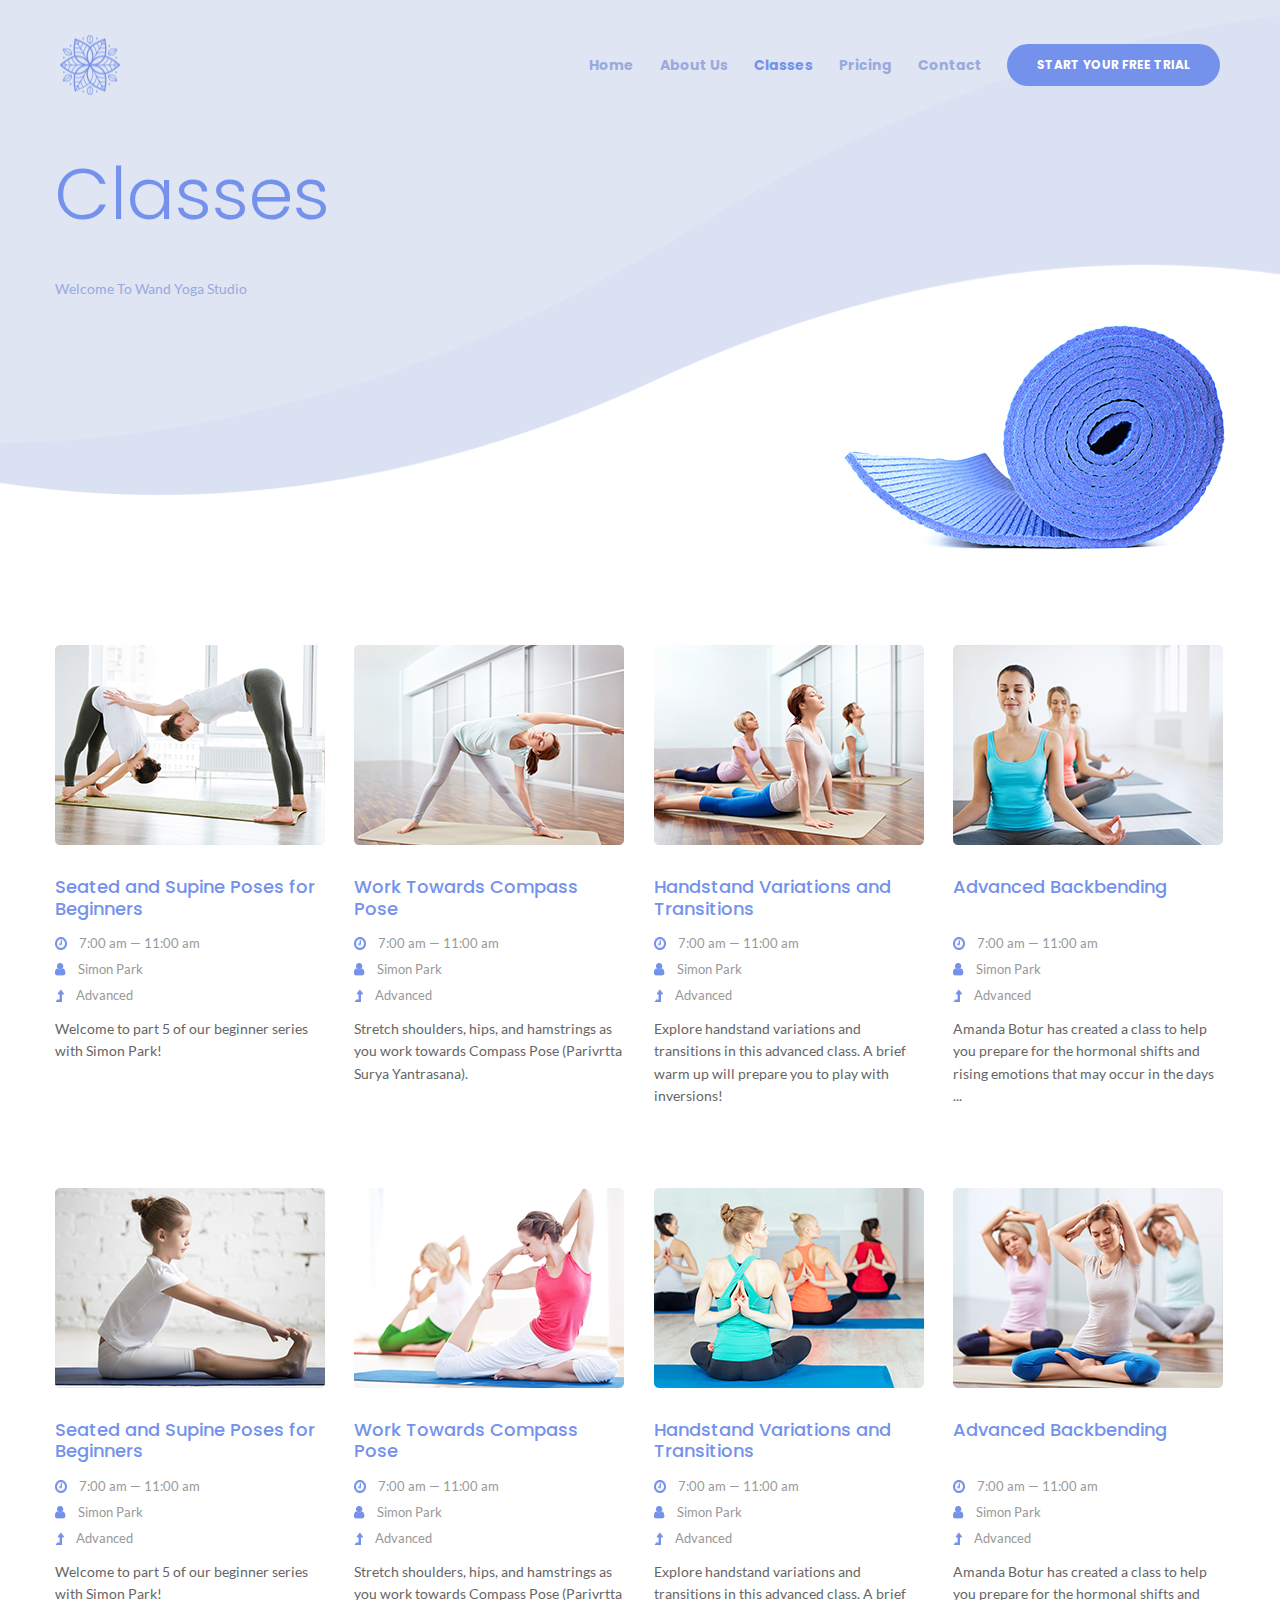
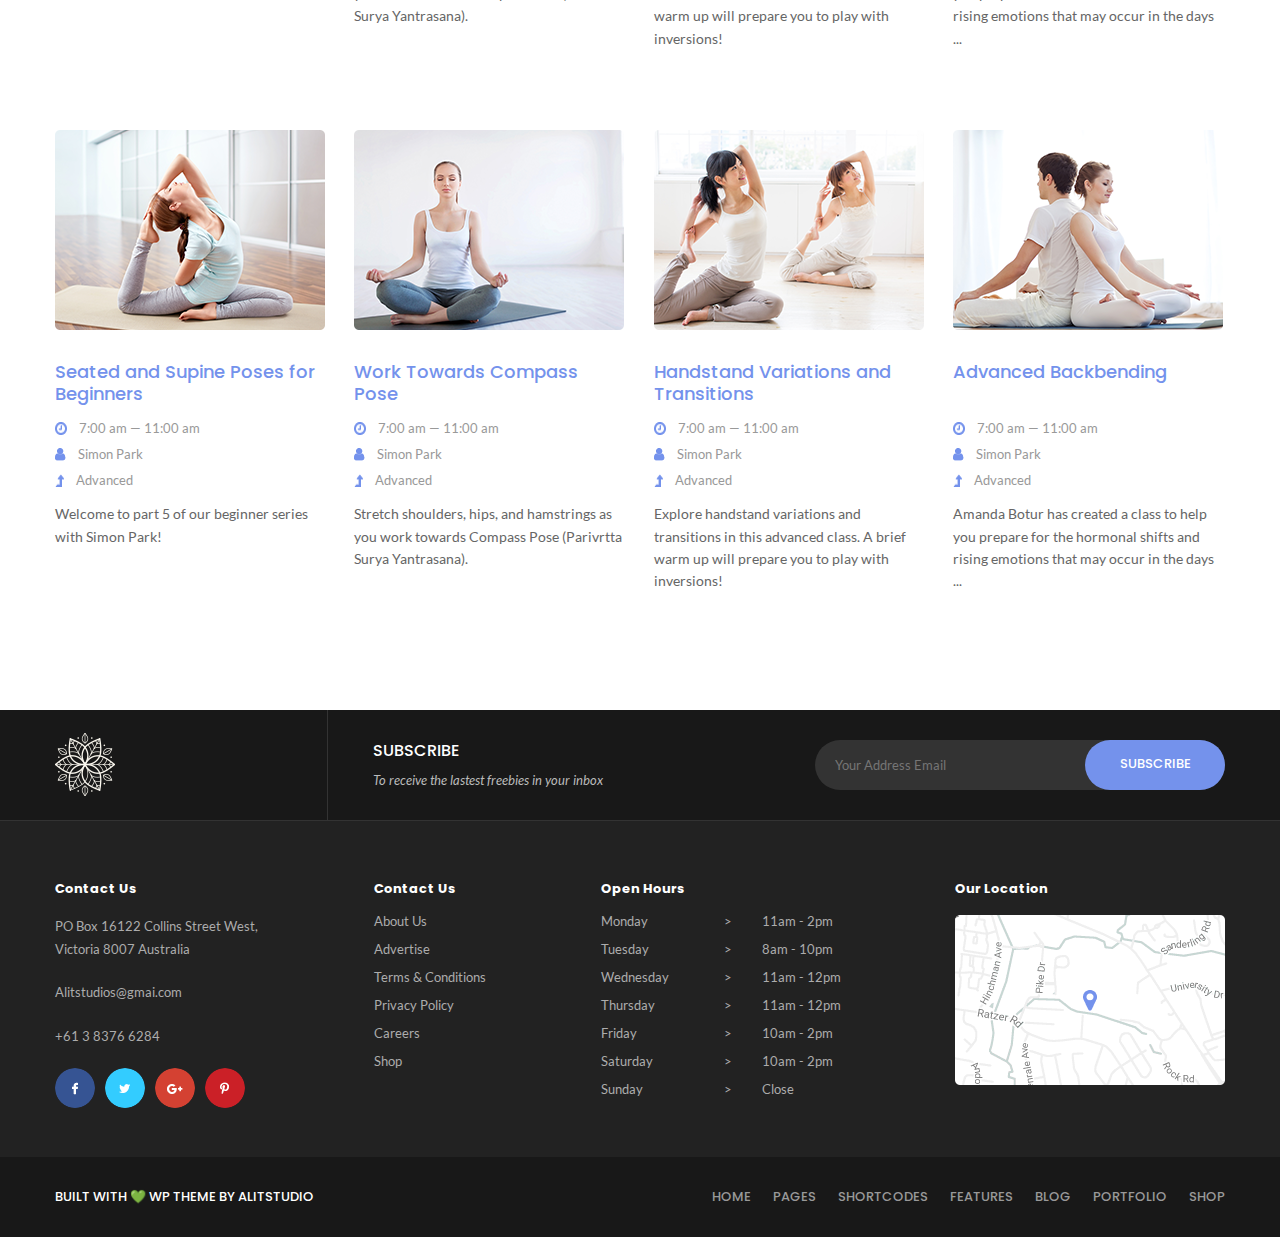
<file: classes.html>
<!DOCTYPE html>
<html lang="en">
<head>
    <meta charset="UTF-8">
    <meta name="viewport" content="width=device-width, initial-scale=1.0">
    <link rel="stylesheet" href="./css/style.min.css">
    <link rel="icon" href="./favicon.png" type="image/png">
    <title>Classes</title>
</head>
<body>
    <section class="classes-intro">
        <header>
            <a class="logo" href="#"></a>
            <nav class="nav">
                <ul class="menu">
                    <li class="menu-item">
                        <a href="./index.html">Home</a>
                    </li>
                    <li class="menu-item">
                        <a href="./about-us.html">About Us</a>
                    </li>
                    <li class="menu-item">
                        <a class="classes-now" href="./classes.html">Classes</a>
                    </li>
                    <li class="menu-item">
                        <a href="./pricing.html">Pricing</a>
                    </li>
                    <li class="menu-item">
                        <a href="./contact.html">Contact</a>
                    </li>
                </ul>
                <button class="nav-button main-button modal-button">Start your free trial</button>
            </nav>
            <div class="min-header">
                <a href="#" class="menu-burger">
                    <span></span>
                </a>
                <div class="min-nav">
                    <ul class="min-menu">
                        <li class="min-menu-item">
                            <a href="./index.html">Home</a>
                        </li>
                        <li class="min-menu-item">
                            <a href="./about-us.html">About Us</a>
                        </li>
                        <li class="min-menu-item">
                            <a href="./classes.html">Classes</a>
                        </li>
                        <li class="min-menu-item">
                            <a href="./pricing.html">Pricing</a>
                        </li>
                        <li class="min-menu-item">
                            <a href="./contact.html">Contact</a>
                        </li>
                    </ul>
                </div>
            </div>
        </header>
        <div class="container">
            <div class="classes-intro-content">
                <h1 class="classes-intro-title">Classes</h1>
                <p class="classes-intro-text">Welcome To Wand Yoga Studio
                </p>
            </div>
        </div>
    </section>

    <section class="modal-wrapper">
        <div class="modal">
            <h2>Start your free trial</h2>
            <form id="modal-form">
                <label class="modal-form-block">
                    <p>Name:</p>
                    <input id="modal-name" type="text">
                </label>
                <label class="modal-form-block">
                    <p>Phone:</p>
                    <input id="modal-phone" type="text">
                </label>
                <button class="modal-form-button">Let`s go!</button>
            </form>
        </div> 
    </section>

    <section class="classes-content">
        <div class="container classes-wrapper">
            <img class="classes-img" src="./image/classes/img.png" alt="carpet">
            <div class="classes-item">
                <a href="./single.html"><img src="./image/classes/img/img-classes-1.png" alt="img classes" class="classes-item-img"></a>    
                <a href="./single.html"  target="_blank" class="classes-item-title">Seated and Supine Poses for Beginners</a>
                <div class="classes-item-dis">
                    <div class="classes-item-dis-item">
                        <img src="./image/home/classes/icon-classes-1.png" alt="classes icon">
                        <p>7:00 am — 11:00 am</p>
                    </div>
                    <div class="classes-item-dis-item">
                        <img src="./image/home/classes/icon-classes-2.png" alt="classes icon">
                        <p>Simon Park</p>
                    </div>
                    <div class="classes-item-dis-item">
                        <img src="./image/home/classes/icon-classes-3.png" alt="classes icon">
                        <p>Advanced</p>
                    </div>
                </div>
                <p class="classes-item-text">Welcome to part 5 of our beginner series with Simon Park! </p>
            </div>
            <div class="classes-item">
                <a href="./single.html"><img src="./image/classes/img/img-classes-2.png" alt="img classes" class="classes-item-img"></a>    
                <a href="./single.html" target="_blank" class="classes-item-title">Work Towards Compass Pose</a>
                <div class="classes-item-dis">
                    <div class="classes-item-dis-item">
                        <img src="./image/home/classes/icon-classes-1.png" alt="classes icon">
                        <p>7:00 am — 11:00 am</p>
                    </div>
                    <div class="classes-item-dis-item">
                        <img src="./image/home/classes/icon-classes-2.png" alt="classes icon">
                        <p>Simon Park</p>
                    </div>
                    <div class="classes-item-dis-item">
                        <img src="./image/home/classes/icon-classes-3.png" alt="classes icon">
                        <p>Advanced</p>
                    </div>
                </div>
                <p class="classes-item-text">Stretch shoulders, hips, and hamstrings as you work towards Compass Pose (Parivrtta Surya Yantrasana).</p>
            </div>
            <div class="classes-item">
                <a href="./single.html"><img src="./image/classes/img/img-classes-3.png" alt="img classes" class="classes-item-img"></a>    
                <a href="./single.html" target="_blank" class="classes-item-title">Handstand Variations and Transitions</a>
                <div class="classes-item-dis">
                    <div class="classes-item-dis-item">
                        <img src="./image/home/classes/icon-classes-1.png" alt="classes icon">
                        <p>7:00 am — 11:00 am</p>
                    </div>
                    <div class="classes-item-dis-item">
                        <img src="./image/home/classes/icon-classes-2.png" alt="classes icon">
                        <p>Simon Park</p>
                    </div>
                    <div class="classes-item-dis-item">
                        <img src="./image/home/classes/icon-classes-3.png" alt="classes icon">
                        <p>Advanced</p>
                    </div>
                </div>
                <p class="classes-item-text">Explore handstand variations and transitions in this advanced class. A brief warm up will prepare you to play with inversions! </p>
            </div>
            <div class="classes-item">
                <a href="./single.html"><img src="./image/classes/img/img-classes-4.png" alt="img classes" class="classes-item-img"></a>    
                <a href="./single.html" target="_blank" class="classes-item-title">Advanced Backbending</a>
                <div class="classes-item-dis">
                    <div class="classes-item-dis-item">
                        <img src="./image/home/classes/icon-classes-1.png" alt="classes icon">
                        <p>7:00 am — 11:00 am</p>
                    </div>
                    <div class="classes-item-dis-item">
                        <img src="./image/home/classes/icon-classes-2.png" alt="classes icon">
                        <p>Simon Park</p>
                    </div>
                    <div class="classes-item-dis-item">
                        <img src="./image/home/classes/icon-classes-3.png" alt="classes icon">
                        <p>Advanced</p>
                    </div>
                </div>
                <p class="classes-item-text">Amanda Botur has created a class to help you prepare for the hormonal shifts and rising emotions that may occur in the days ...</p>
            </div>
            <div class="classes-item">
                <a href="./single.html"><img src="./image/classes/img/img-classes-5.png" alt="img classes" class="classes-item-img"></a>    
                <a href="./single.html" target="_blank" class="classes-item-title">Seated and Supine Poses for Beginners</a>
                <div class="classes-item-dis">
                    <div class="classes-item-dis-item">
                        <img src="./image/home/classes/icon-classes-1.png" alt="classes icon">
                        <p>7:00 am — 11:00 am</p>
                    </div>
                    <div class="classes-item-dis-item">
                        <img src="./image/home/classes/icon-classes-2.png" alt="classes icon">
                        <p>Simon Park</p>
                    </div>
                    <div class="classes-item-dis-item">
                        <img src="./image/home/classes/icon-classes-3.png" alt="classes icon">
                        <p>Advanced</p>
                    </div>
                </div>
                <p class="classes-item-text">Welcome to part 5 of our beginner series with Simon Park! </p>
            </div>
            <div class="classes-item">
                <a href="./single.html"><img src="./image/classes/img/img-classes-6.png" alt="img classes" class="classes-item-img"></a>    
                <a href="./single.html" target="_blank" class="classes-item-title">Work Towards Compass Pose</a>
                <div class="classes-item-dis">
                    <div class="classes-item-dis-item">
                        <img src="./image/home/classes/icon-classes-1.png" alt="classes icon">
                        <p>7:00 am — 11:00 am</p>
                    </div>
                    <div class="classes-item-dis-item">
                        <img src="./image/home/classes/icon-classes-2.png" alt="classes icon">
                        <p>Simon Park</p>
                    </div>
                    <div class="classes-item-dis-item">
                        <img src="./image/home/classes/icon-classes-3.png" alt="classes icon">
                        <p>Advanced</p>
                    </div>
                </div>
                <p class="classes-item-text">Stretch shoulders, hips, and hamstrings as you work towards Compass Pose (Parivrtta Surya Yantrasana).</p>
            </div>
            <div class="classes-item">
                <a href="./single.html"><img src="./image/classes/img/img-classes-7.png" alt="img classes" class="classes-item-img"></a>    
                <a href="./single.html" target="_blank" class="classes-item-title">Handstand Variations and Transitions</a>
                <div class="classes-item-dis">
                    <div class="classes-item-dis-item">
                        <img src="./image/home/classes/icon-classes-1.png" alt="classes icon">
                        <p>7:00 am — 11:00 am</p>
                    </div>
                    <div class="classes-item-dis-item">
                        <img src="./image/home/classes/icon-classes-2.png" alt="classes icon">
                        <p>Simon Park</p>
                    </div>
                    <div class="classes-item-dis-item">
                        <img src="./image/home/classes/icon-classes-3.png" alt="classes icon">
                        <p>Advanced</p>
                    </div>
                </div>
                <p class="classes-item-text">Explore handstand variations and transitions in this advanced class. A brief warm up will prepare you to play with inversions! </p>
            </div>
            <div class="classes-item">
                <a href="./single.html"><img src="./image/classes/img/img-classes-8.png" alt="img classes" class="classes-item-img"></a>    
                <a href="./single.html" target="_blank" class="classes-item-title">Advanced Backbending</a>
                <div class="classes-item-dis">
                    <div class="classes-item-dis-item">
                        <img src="./image/home/classes/icon-classes-1.png" alt="classes icon">
                        <p>7:00 am — 11:00 am</p>
                    </div>
                    <div class="classes-item-dis-item">
                        <img src="./image/home/classes/icon-classes-2.png" alt="classes icon">
                        <p>Simon Park</p>
                    </div>
                    <div class="classes-item-dis-item">
                        <img src="./image/home/classes/icon-classes-3.png" alt="classes icon">
                        <p>Advanced</p>
                    </div>
                </div>
                <p class="classes-item-text">Amanda Botur has created a class to help you prepare for the hormonal shifts and rising emotions that may occur in the days ...</p>
            </div>
            <div class="classes-item">
                <a href="./single.html"><img src="./image/classes/img/img-classes-9.png" alt="img classes" class="classes-item-img"></a>    
                <a href="./single.html" target="_blank" class="classes-item-title">Seated and Supine Poses for Beginners</a>
                <div class="classes-item-dis">
                    <div class="classes-item-dis-item">
                        <img src="./image/home/classes/icon-classes-1.png" alt="classes icon">
                        <p>7:00 am — 11:00 am</p>
                    </div>
                    <div class="classes-item-dis-item">
                        <img src="./image/home/classes/icon-classes-2.png" alt="classes icon">
                        <p>Simon Park</p>
                    </div>
                    <div class="classes-item-dis-item">
                        <img src="./image/home/classes/icon-classes-3.png" alt="classes icon">
                        <p>Advanced</p>
                    </div>
                </div>
                <p class="classes-item-text">Welcome to part 5 of our beginner series with Simon Park! </p>
            </div>
            <div class="classes-item">
                <a href="./single.html"><img src="./image/classes/img/img-classes-10.png" alt="img classes" class="classes-item-img"></a>    
                <a href="./single.html" target="_blank" class="classes-item-title">Work Towards Compass Pose</a>
                <div class="classes-item-dis">
                    <div class="classes-item-dis-item">
                        <img src="./image/home/classes/icon-classes-1.png" alt="classes icon">
                        <p>7:00 am — 11:00 am</p>
                    </div>
                    <div class="classes-item-dis-item">
                        <img src="./image/home/classes/icon-classes-2.png" alt="classes icon">
                        <p>Simon Park</p>
                    </div>
                    <div class="classes-item-dis-item">
                        <img src="./image/home/classes/icon-classes-3.png" alt="classes icon">
                        <p>Advanced</p>
                    </div>
                </div>
                <p class="classes-item-text">Stretch shoulders, hips, and hamstrings as you work towards Compass Pose (Parivrtta Surya Yantrasana).</p>
            </div>
            <div class="classes-item">
                <a href="./single.html"><img src="./image/classes/img/img-classes-11.png" alt="img classes" class="classes-item-img"></a>    
                <a href="./single.html" target="_blank" class="classes-item-title">Handstand Variations and Transitions</a>
                <div class="classes-item-dis">
                    <div class="classes-item-dis-item">
                        <img src="./image/home/classes/icon-classes-1.png" alt="classes icon">
                        <p>7:00 am — 11:00 am</p>
                    </div>
                    <div class="classes-item-dis-item">
                        <img src="./image/home/classes/icon-classes-2.png" alt="classes icon">
                        <p>Simon Park</p>
                    </div>
                    <div class="classes-item-dis-item">
                        <img src="./image/home/classes/icon-classes-3.png" alt="classes icon">
                        <p>Advanced</p>
                    </div>
                </div>
                <p class="classes-item-text">Explore handstand variations and transitions in this advanced class. A brief warm up will prepare you to play with inversions! </p>
            </div>
            <div class="classes-item">
                <a href="./single.html"><img src="./image/classes/img/img-classes-12.png" alt="img classes" class="classes-item-img"></a>    
                <a href="./single.html" target="_blank" class="classes-item-title">Advanced Backbending</a>
                <div class="classes-item-dis">
                    <div class="classes-item-dis-item">
                        <img src="./image/home/classes/icon-classes-1.png" alt="classes icon">
                        <p>7:00 am — 11:00 am</p>
                    </div>
                    <div class="classes-item-dis-item">
                        <img src="./image/home/classes/icon-classes-2.png" alt="classes icon">
                        <p>Simon Park</p>
                    </div>
                    <div class="classes-item-dis-item">
                        <img src="./image/home/classes/icon-classes-3.png" alt="classes icon">
                        <p>Advanced</p>
                    </div>
                </div>
                <p class="classes-item-text">Amanda Botur has created a class to help you prepare for the hormonal shifts and rising emotions that may occur in the days ...</p>
            </div>
        </div>
    </section>

    <footer>
        <div class="subscribe-wrapper">
            <div class="container subscribe">
                <div class="subscribe">
                    <div class="subscribe-logo">
                        <a href="#"><img src="./image/footer/logo-footer.png" alt="footer logo"></a>
                    </div>
                    <div class="subscribe-dis">
                        <h3 class="subscribe-dis-title">subscribe</h3>
                        <p  class="subscribe-dis-suptitle">To receive the lastest freebies in your inbox</p>
                    </div>
                    <div class="subscribe-form">
                        <input type="text" placeholder="Your Address Email"> 
                        <button>subscribe</button>
                    </div>
                </div>
            </div>
        </div>
        <div class="top-wrapper">
            <div class="container top">
                <div class="top-contacts">
                    <h3 class="top-title">Contact Us</h3>
                    <p class="top-contacts-content">PO Box 16122 Collins Street West,
                        Victoria 8007 Australia</p>
                    <a class="top-contacts-content link" href="mailto:Alitstudios@gmai.com">Alitstudios@gmai.com</a>
                    <a class="top-contacts-content link" href="tel:+61383766284">+61 3 8376 6284</a>
                    <div class="top-social">
                        <div class="top-social-link facebook">
                            <a href="#"></a>
                        </div>
                        <div class="top-social-link twitter">
                            <a href="#"></a>
                        </div>
                        <div class="top-social-link google">
                            <a href="#"></a>
                        </div>
                        <div class="top-social-link pinterest">
                            <a href="#"></a>
                        </div>
                    </div>
                </div>
                <div class="top-links">
                    <h3 class="top-title">Contact Us</h3>
                    <a href="#" class="top-links-item link">About Us</a>
                    <a href="#" class="top-links-item link">Advertise</a>
                    <a href="#" class="top-links-item link">Terms & Conditions</a>
                    <a href="#" class="top-links-item link">Privacy Policy</a>
                    <a href="#" class="top-links-item link">Careers</a>
                    <a href="#" class="top-links-item link">Shop</a>
                </div>
                <div class="top-time">
                    <h3 class="top-title">Open Hours</h3>
                    <div class="top-time-content">
                        <div class="top-time-days">
                            <p>Monday</p>
                            <p>Tuesday</p>
                            <p>Wednesday</p>
                            <p>Thursday</p>
                            <p>Friday</p>
                            <p>Saturday</p>
                            <p>Sunday</p>
                        </div>
                        <div class="top-time-arrows">
                            <p>></p>
                            <p>></p>
                            <p>></p>
                            <p>></p>
                            <p>></p>
                            <p>></p>
                            <p>></p>
                        </div>
                        <div class="top-time-hours">
                            <p>11am - 2pm</p>
                            <p>8am - 10pm</p>
                            <p>11am - 12pm</p>
                            <p>11am - 12pm</p>
                            <p>10am - 2pm</p>
                            <p>10am - 2pm</p>
                            <p>Close</p>
                        </div>
                    </div>
                </div>
                <div class="top-location">
                    <h3 class="top-title">Our Location</h3>
                    <img src="./image/footer/map.png" alt="map">
                </div>
            </div>
        </div>
        <div class="bottom-wrapper">
            <div class="container bottom">
                <p class="bottom-text">BUILT WITH 	
                    &#128154;
                    WP THEME BY alitstudio</p>
                <div class="bottom-nav">
                    <ul>
                        <li>
                            <a href="#">home</a>
                        </li>
                        <li>
                            <a href="#">pages</a>
                        </li>
                        <li>
                            <a href="#">shortcodes</a>
                        </li>
                        <li>
                            <a href="#">features</a>
                        </li>
                        <li>
                            <a href="#">blog</a>
                        </li>
                        <li>
                            <a href="#">portfolio</a>
                        </li>
                        <li>
                            <a href="#">shop</a>
                        </li>
                    </ul>
                </div>
            </div>
        </div>
        <div class="min-footer">
            <div class="contacts-min">
                <div class="top-header">
                    <h3 class="top-title">Contact Us:</h3>
                    <p class="top-contacts-content">PO Box 16122 Collins Street West,
                    Victoria 8007 Australia</p>
                    <p class="top-contacts-content">Alitstudios@gmai.com</p>
                    <p class="top-contacts-content">+61 3 8376 6284</p>
                </div>
                <div class="top-social">
                    <div class="top-social-link facebook">
                        <a href="#"></a>
                    </div>
                    <div class="top-social-link twitter">
                        <a href="#"></a>
                    </div>
                    <div class="top-social-link google">
                        <a href="#"></a>
                    </div>
                    <div class="top-social-link pinterest">
                        <a href="#"></a>
                    </div>
                </div>
            </div>
            <div class="top-time">
                <h3 class="top-title">Open Hours</h3>
                <div class="top-time-content">
                    <div class="top-time-days">
                        <p>Monday</p>
                        <p>Tuesday</p>
                        <p>Wednesday</p>
                        <p>Thursday</p>
                        <p>Friday</p>
                        <p>Saturday</p>
                        <p>Sunday</p>
                    </div>
                    <div class="top-time-arrows">
                        <p>></p>
                        <p>></p>
                        <p>></p>
                        <p>></p>
                        <p>></p>
                        <p>></p>
                        <p>></p>
                    </div>
                    <div class="top-time-hours">
                        <p>11am - 2pm</p>
                        <p>8am - 10pm</p>
                        <p>11am - 12pm</p>
                        <p>11am - 12pm</p>
                        <p>10am - 2pm</p>
                        <p>10am - 2pm</p>
                        <p>Close</p>
                    </div>
                </div>
            </div>
            <div class="top-location">
                <h3 class="top-title">Our Location</h3>
                <img src="./image/footer/map.png" alt="map">
            </div>
        </div>
    </footer>

    <script src="./js/main.min.js"></script>
</body>
</html>
</file>
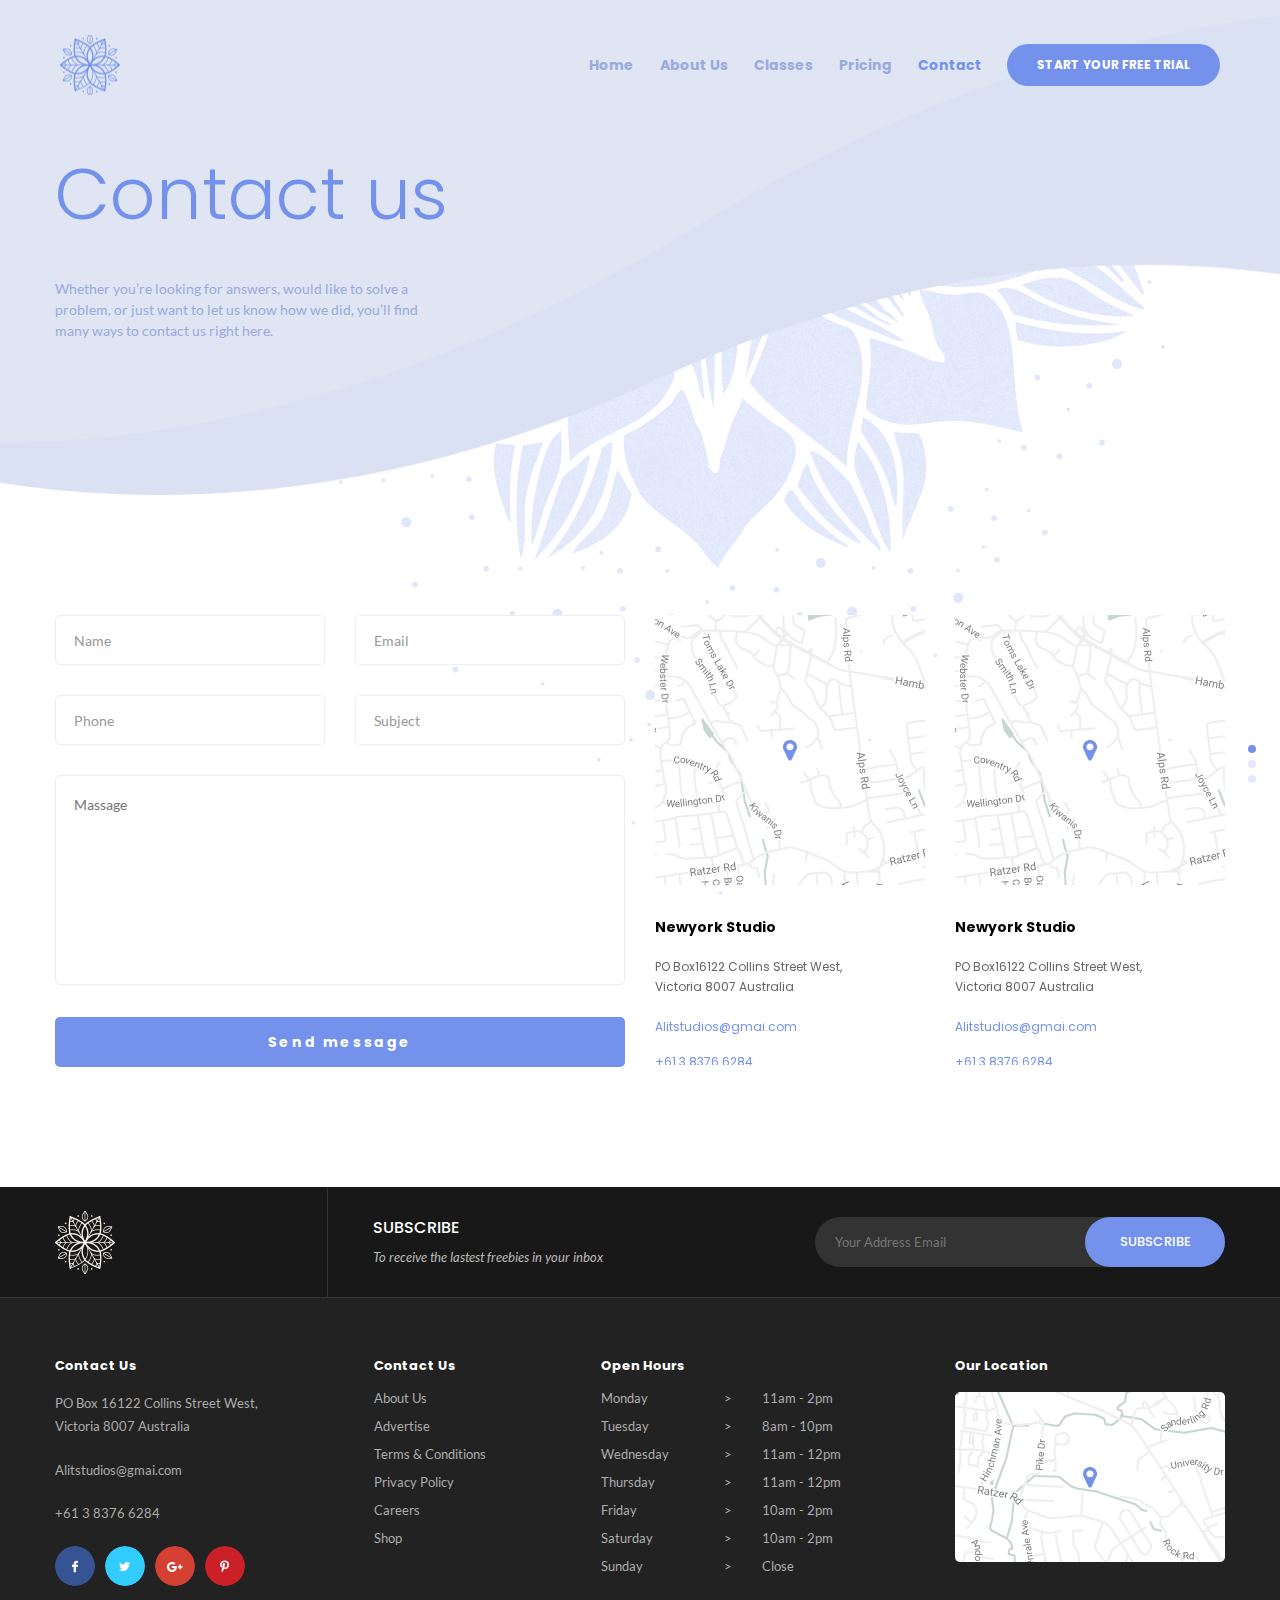
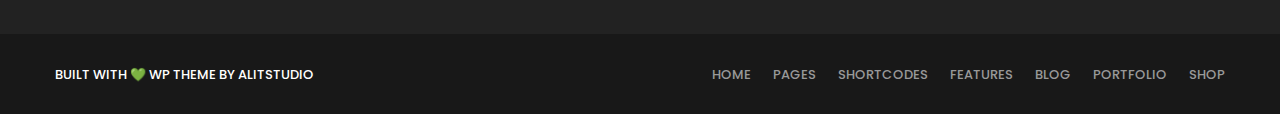
<file: contact.html>
<!DOCTYPE html>
<html lang="en">
<head>
    <meta charset="UTF-8">
    <meta name="viewport" content="width=device-width, initial-scale=1.0">
    <link rel="stylesheet" href="./css/style.min.css">
    <link rel="icon" href="./favicon.png" type="image/png">
    <title>Contacts</title>
</head>
<body>
    <section class="contacts-inner">
        <header>
            <a class="logo" href="#"></a>
            <nav class="nav">
                <ul class="menu">
                    <li class="menu-item">
                        <a href="./index.html">Home</a>
                    </li>
                    <li class="menu-item">
                        <a href="./about-us.html">About Us</a>
                    </li>
                    <li class="menu-item">
                        <a href="./classes.html">Classes</a>
                    </li>
                    <li class="menu-item">
                        <a href="./pricing.html">Pricing</a>
                    </li>
                    <li class="menu-item">
                        <a class="contact-now" href="./contact.html">Contact</a>
                    </li>
                </ul>
                <button class="nav-button main-button modal-button">Start your free trial</button>
            </nav>
            <div class="min-header">
                <a href="#" class="menu-burger">
                    <span></span>
                </a>
                <div class="min-nav">
                    <ul class="min-menu">
                        <li class="min-menu-item">
                            <a href="./index.html">Home</a>
                        </li>
                        <li class="min-menu-item">
                            <a href="./about-us.html">About Us</a>
                        </li>
                        <li class="min-menu-item">
                            <a href="./classes.html">Classes</a>
                        </li>
                        <li class="min-menu-item">
                            <a href="./pricing.html">Pricing</a>
                        </li>
                        <li class="min-menu-item">
                            <a href="./contact.html">Contact</a>
                        </li>
                    </ul>
                </div>
            </div>
        </header>
        <div class="container">
            <div class="contacts-content">
                <h1 class="contacts-content-title">Contact us</h1>
                <p class="contacts-content-text">Whether you’re looking for answers, would like to solve a problem, or just want to let us know how we did, you’ll find many ways to contact us right here.</p>
            </div>
        </div>
    </section>

    <section class="modal-wrapper">
        <div class="modal">
            <h2>Start your free trial</h2>
            <form id="modal-form">
                <label class="modal-form-block">
                    <p>Name:</p>
                    <input id="modal-name" type="text">
                </label>
                <label class="modal-form-block">
                    <p>Phone:</p>
                    <input id="modal-phone" type="text">
                </label>
                <button class="modal-form-button">Let`s go!</button>
            </form>
        </div> 
    </section>

    <section class="contacts-form">
        <div class="contacts-form-img">
            <img src="./image/contacts/bg-contacts.png" alt="bg-contacts">
        </div> 
        <div class="container">
            <div class="contacts-form-content">
                <form class="contacts-form-main">
                    <div class="inputs-block">
                        <input id="name" type="text" placeholder="Name" >
                        <input id="email" type="text" placeholder="Email" >
                        <input id="phone" type="text" placeholder="Phone" >
                        <input type="text" placeholder="Subject">
                    </div>
                    <textarea class="contacts-form-textarea" name="contacts-form-textarea" id="contacts-form-textarea" placeholder="Massage"></textarea>
                    <div class="contacts-form-button">
                        <button id="send-button">Send message</button>
                    </div>
                </form>
                <div class="slider-contacts-container">
                    <div class="slider-contacts swiper-container">
                        <div class="contacts-form-maps swiper-wrapper">
                            <div class="slider-contacts-slide  swiper-slide">
                                <div class="contacts-form-maps-item">
                                    <img src="./image/contacts/img-contacts-map-1.png" alt="contacts map">
                                    <h3 class="contacts-form-maps-title">Newyork Studio</h3>
                                    <p class="contacts-form-maps-text">PO Box16122 Collins Street West, Victoria 8007 Australia</p>
                                    <a href="mailto:Alitstudios@gmai.com">Alitstudios@gmai.com</a>
                                    <a href="tel:+61383766284">+61 3 8376 6284</a>
                                </div>
                                <div class="contacts-form-maps-item">
                                    <img src="./image/contacts/img-contacts-map-1.png" alt="contacts map">
                                    <h3 class="contacts-form-maps-title">Newyork Studio</h3>
                                    <p class="contacts-form-maps-text">PO Box16122 Collins Street West, Victoria 8007 Australia</p>
                                    <a href="mailto:Alitstudios@gmai.com">Alitstudios@gmai.com</a>
                                    <a class="contacts-form-maps-tel" href="tel:+61383766284">+61 3 8376 6284</a>
                                </div>
                            </div>
                            <div class="slider-contacts-slide  swiper-slide">
                                <div class="contacts-form-maps-item">
                                    <img src="./image/contacts/img-contacts-map-1.png" alt="contacts map">
                                    <h3 class="contacts-form-maps-title">Newyork Studio</h3>
                                    <p class="contacts-form-maps-text">PO Box16122 Collins Street West, Victoria 8007 Australia</p>
                                    <a href="mailto:Alitstudios@gmai.com">Alitstudios@gmai.com</a>
                                    <a href="tel:+61383766284">+61 3 8376 6284</a>
                                </div>
                                <div class="contacts-form-maps-item">
                                    <img src="./image/contacts/img-contacts-map-1.png" alt="contacts map">
                                    <h3 class="contacts-form-maps-title">Newyork Studio</h3>
                                    <p class="contacts-form-maps-text">PO Box16122 Collins Street West, Victoria 8007 Australia</p>
                                    <a href="mailto:Alitstudios@gmai.com">Alitstudios@gmai.com</a>
                                    <a href="tel:+61383766284">+61 3 8376 6284</a>
                                </div>
                            </div>
                            <div class="slider-contacts-slide  swiper-slide">
                                <div class="contacts-form-maps-item">
                                    <img src="./image/contacts/img-contacts-map-1.png" alt="contacts map">
                                    <h3 class="contacts-form-maps-title">Newyork Studio</h3>
                                    <p class="contacts-form-maps-text">PO Box16122 Collins Street West, Victoria 8007 Australia</p>
                                    <a href="mailto:Alitstudios@gmai.com">Alitstudios@gmai.com</a>
                                    <a href="tel:+61383766284">+61 3 8376 6284</a>
                                </div>
                                <div class="contacts-form-maps-item">
                                    <img src="./image/contacts/img-contacts-map-1.png" alt="contacts map">
                                    <h3 class="contacts-form-maps-title">Newyork Studio</h3>
                                    <p class="contacts-form-maps-text">PO Box16122 Collins Street West, Victoria 8007 Australia</p>
                                    <a href="mailto:Alitstudios@gmai.com">Alitstudios@gmai.com</a>
                                    <a href="tel:+61383766284">+61 3 8376 6284</a>
                                </div>
                            </div>
                        </div>
                    </div>
                    <div id="contacts-swiper-pagination" class="swiper-pagination"></div>
                </div>
            </div>
        </div>
    </section>

    <footer>
        <div class="subscribe-wrapper">
            <div class="container subscribe">
                <div class="subscribe">
                    <div class="subscribe-logo">
                        <a href="#"><img src="./image/footer/logo-footer.png" alt="footer logo"></a>
                    </div>
                    <div class="subscribe-dis">
                        <h3 class="subscribe-dis-title">subscribe</h3>
                        <p  class="subscribe-dis-suptitle">To receive the lastest freebies in your inbox</p>
                    </div>
                    <div class="subscribe-form">
                        <input type="text" placeholder="Your Address Email"> 
                        <button>subscribe</button>
                    </div>
                </div>
            </div>
        </div>
        <div class="top-wrapper">
            <div class="container top">
                <div class="top-contacts">
                    <h3 class="top-title">Contact Us</h3>
                    <p class="top-contacts-content">PO Box 16122 Collins Street West,
                        Victoria 8007 Australia</p>
                    <a class="top-contacts-content link" href="mailto:Alitstudios@gmai.com">Alitstudios@gmai.com</a>
                    <a class="top-contacts-content link" href="tel:+61383766284">+61 3 8376 6284</a>
                    <div class="top-social">
                        <div class="top-social-link facebook">
                            <a href="#"></a>
                        </div>
                        <div class="top-social-link twitter">
                            <a href="#"></a>
                        </div>
                        <div class="top-social-link google">
                            <a href="#"></a>
                        </div>
                        <div class="top-social-link pinterest">
                            <a href="#"></a>
                        </div>
                    </div>
                </div>
                <div class="top-links">
                    <h3 class="top-title">Contact Us</h3>
                    <a href="#" class="top-links-item link">About Us</a>
                    <a href="#" class="top-links-item link">Advertise</a>
                    <a href="#" class="top-links-item link">Terms & Conditions</a>
                    <a href="#" class="top-links-item link">Privacy Policy</a>
                    <a href="#" class="top-links-item link">Careers</a>
                    <a href="#" class="top-links-item link">Shop</a>
                </div>
                <div class="top-time">
                    <h3 class="top-title">Open Hours</h3>
                    <div class="top-time-content">
                        <div class="top-time-days">
                            <p>Monday</p>
                            <p>Tuesday</p>
                            <p>Wednesday</p>
                            <p>Thursday</p>
                            <p>Friday</p>
                            <p>Saturday</p>
                            <p>Sunday</p>
                        </div>
                        <div class="top-time-arrows">
                            <p>></p>
                            <p>></p>
                            <p>></p>
                            <p>></p>
                            <p>></p>
                            <p>></p>
                            <p>></p>
                        </div>
                        <div class="top-time-hours">
                            <p>11am - 2pm</p>
                            <p>8am - 10pm</p>
                            <p>11am - 12pm</p>
                            <p>11am - 12pm</p>
                            <p>10am - 2pm</p>
                            <p>10am - 2pm</p>
                            <p>Close</p>
                        </div>
                    </div>
                </div>
                <div class="top-location">
                    <h3 class="top-title">Our Location</h3>
                    <img src="./image/footer/map.png" alt="map">
                </div>
            </div>
        </div>
        <div class="bottom-wrapper">
            <div class="container bottom">
                <p class="bottom-text">BUILT WITH 	
                    &#128154;
                    WP THEME BY alitstudio</p>
                <div class="bottom-nav">
                    <ul>
                        <li>
                            <a href="#">home</a>
                        </li>
                        <li>
                            <a href="#">pages</a>
                        </li>
                        <li>
                            <a href="#">shortcodes</a>
                        </li>
                        <li>
                            <a href="#">features</a>
                        </li>
                        <li>
                            <a href="#">blog</a>
                        </li>
                        <li>
                            <a href="#">portfolio</a>
                        </li>
                        <li>
                            <a href="#">shop</a>
                        </li>
                    </ul>
                </div>
            </div>
        </div>
        <div class="min-footer">
            <div class="contacts-min">
                <div class="top-header">
                    <h3 class="top-title">Contact Us:</h3>
                    <p class="top-contacts-content">PO Box 16122 Collins Street West,
                    Victoria 8007 Australia</p>
                    <p class="top-contacts-content">Alitstudios@gmai.com</p>
                    <p class="top-contacts-content">+61 3 8376 6284</p>
                </div>
                <div class="top-social">
                    <div class="top-social-link facebook">
                        <a href="#"></a>
                    </div>
                    <div class="top-social-link twitter">
                        <a href="#"></a>
                    </div>
                    <div class="top-social-link google">
                        <a href="#"></a>
                    </div>
                    <div class="top-social-link pinterest">
                        <a href="#"></a>
                    </div>
                </div>
            </div>
            <div class="top-time">
                <h3 class="top-title">Open Hours</h3>
                <div class="top-time-content">
                    <div class="top-time-days">
                        <p>Monday</p>
                        <p>Tuesday</p>
                        <p>Wednesday</p>
                        <p>Thursday</p>
                        <p>Friday</p>
                        <p>Saturday</p>
                        <p>Sunday</p>
                    </div>
                    <div class="top-time-arrows">
                        <p>></p>
                        <p>></p>
                        <p>></p>
                        <p>></p>
                        <p>></p>
                        <p>></p>
                        <p>></p>
                    </div>
                    <div class="top-time-hours">
                        <p>11am - 2pm</p>
                        <p>8am - 10pm</p>
                        <p>11am - 12pm</p>
                        <p>11am - 12pm</p>
                        <p>10am - 2pm</p>
                        <p>10am - 2pm</p>
                        <p>Close</p>
                    </div>
                </div>
            </div>
            <div class="top-location">
                <h3 class="top-title">Our Location</h3>
                <img src="./image/footer/map.png" alt="map">
            </div>
        </div>
    </footer>

    <script src="https://unpkg.com/swiper/swiper-bundle.min.js"></script>
    <script src="./js/main.min.js"></script>
    <script src="./js/slider.min.js"></script>
    <script src="./js/validForm.min.js"></script>
</body>
</html>
</file>
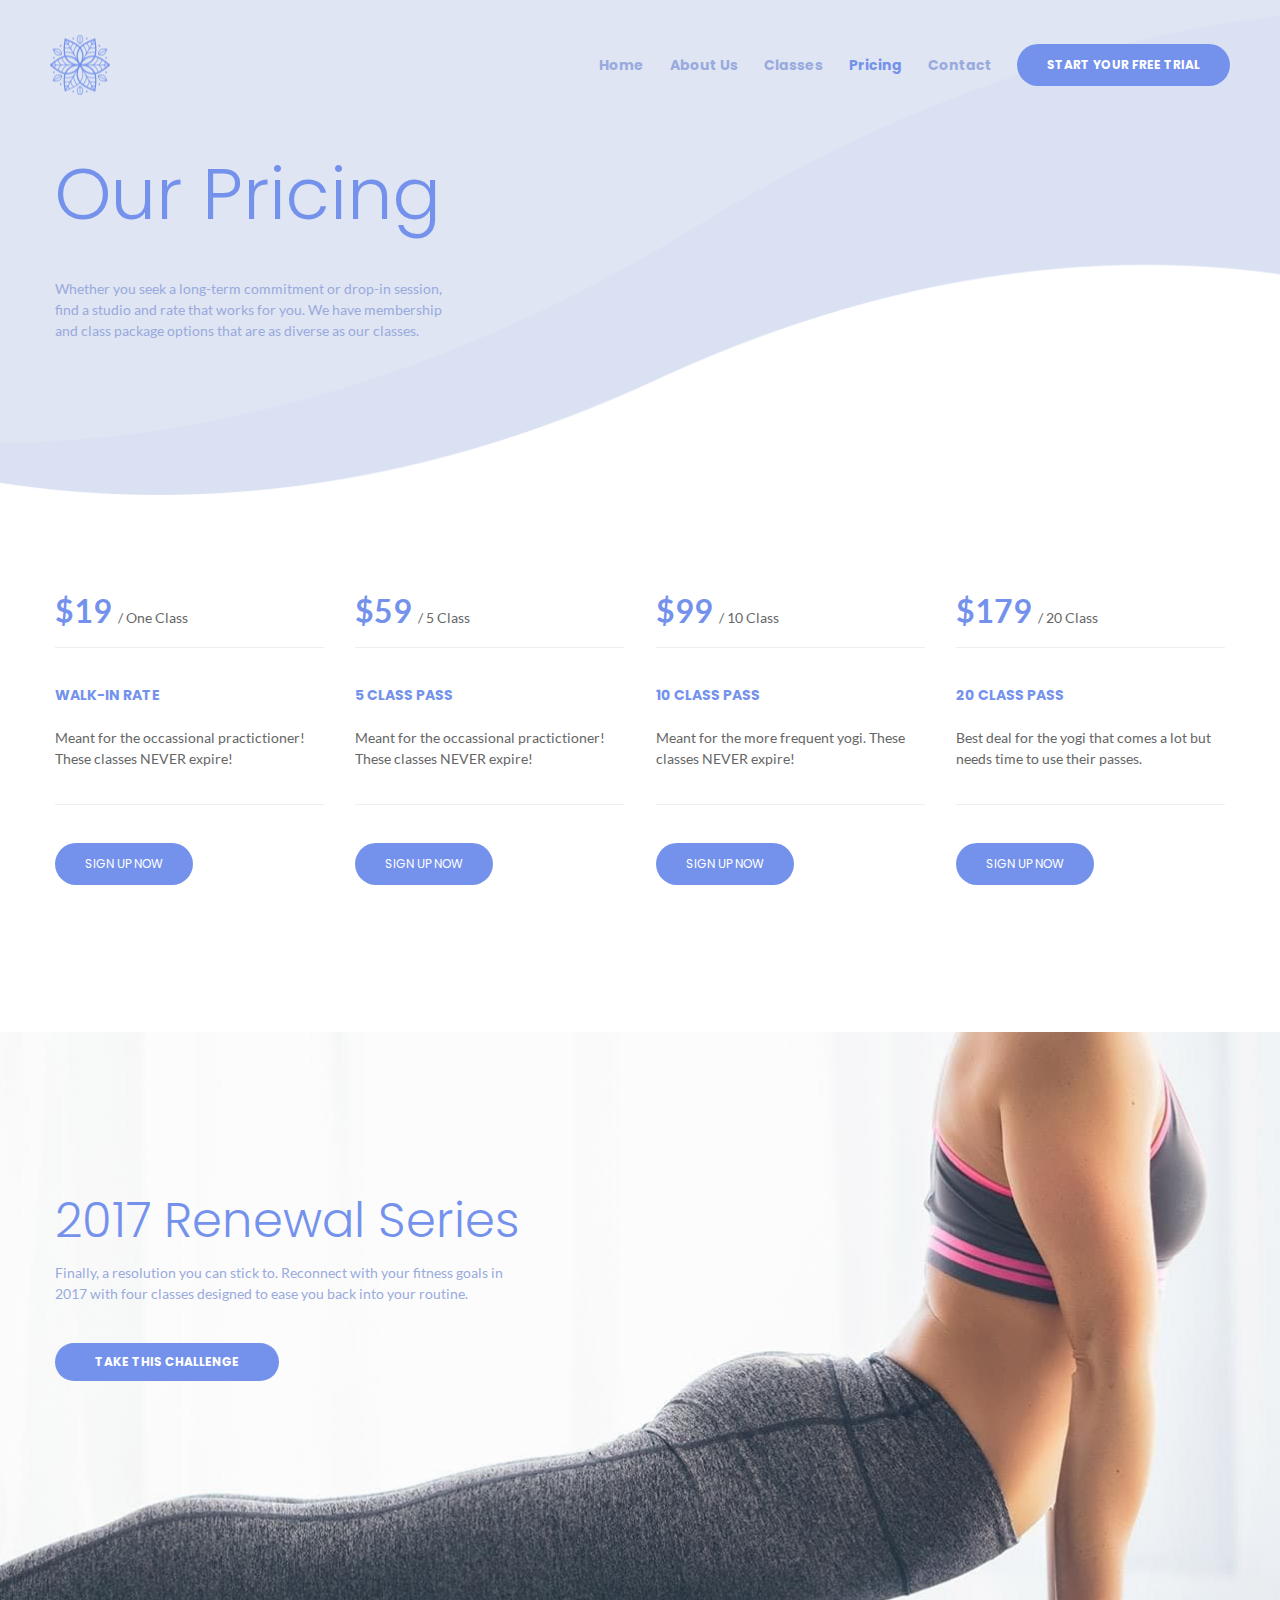
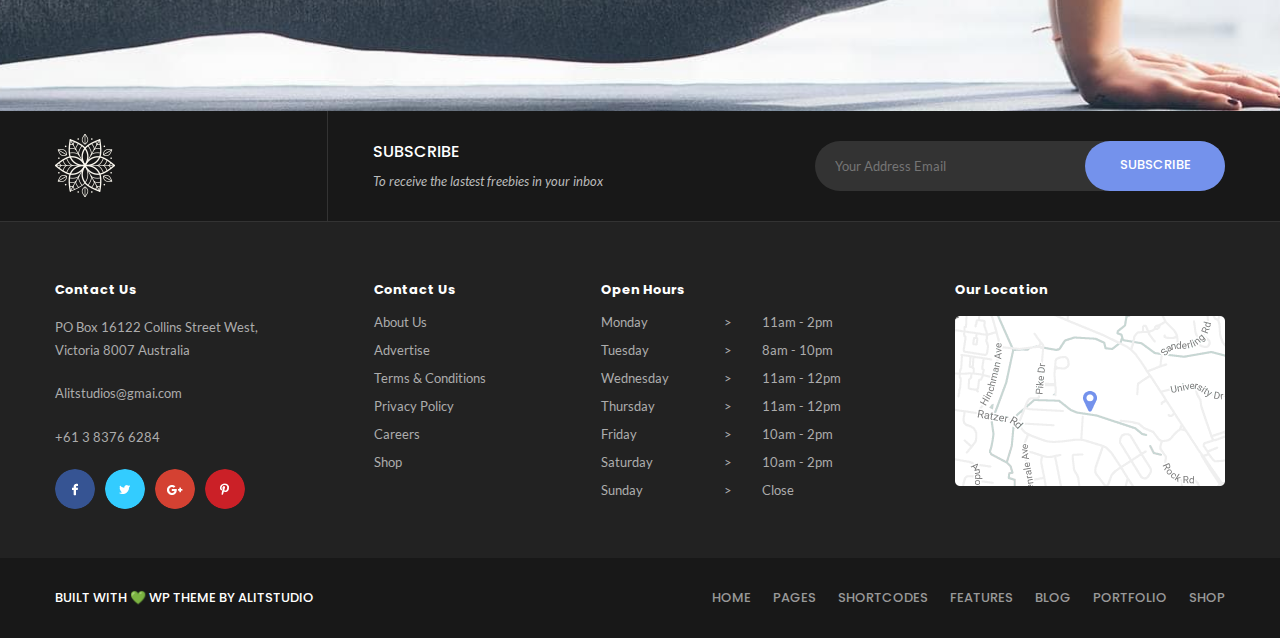
<file: pricing.html>
<!DOCTYPE html>
<html lang="en">
<head>
    <meta charset="UTF-8">
    <meta name="viewport" content="width=device-width, initial-scale=1.0">
    <link rel="stylesheet" href="./css/style.min.css">
    <link rel="icon" href="./favicon.png" type="image/png">
    <title>Pricing</title>
</head>
<body>
    <section class="pricing-inner">
        <header>
            <a class="logo" href="#"></a>
            <nav class="nav">
                <ul class="menu">
                    <li class="menu-item">
                        <a href="./index.html">Home</a>
                    </li>
                    <li class="menu-item">
                        <a href="./about-us.html">About Us</a>
                    </li>
                    <li class="menu-item">
                        <a href="./classes.html">Classes</a>
                    </li>
                    <li class="menu-item">
                        <a class="pricing-now" href="./pricing.html">Pricing</a>
                    </li>
                    <li class="menu-item">
                        <a href="./contact.html">Contact</a>
                    </li>
                </ul>
                <button class="nav-button main-button modal-button">Start your free trial</button>
            </nav>
            <div class="min-header">
                <a href="#" class="menu-burger">
                    <span></span>
                </a>
                <div class="min-nav">
                    <ul class="min-menu">
                        <li class="min-menu-item">
                            <a href="./index.html">Home</a>
                        </li>
                        <li class="min-menu-item">
                            <a href="./about-us.html">About Us</a>
                        </li>
                        <li class="min-menu-item">
                            <a href="./classes.html">Classes</a>
                        </li>
                        <li class="min-menu-item">
                            <a href="./pricing.html">Pricing</a>
                        </li>
                        <li class="min-menu-item">
                            <a href="./contact.html">Contact</a>
                        </li>
                    </ul>
                </div>
            </div>
        </header>
        <div class="container">
            <div class="pricing-content">
                <h1 class="pricing-content-title">Our Pricing</h1>
                <p class="pricing-content-text">Whether you seek a long-term commitment or drop-in session, find a studio and rate that works for you. We have membership and class package options that are as diverse as our classes.</p>
            </div>
        </div>
    </section>

    <section class="modal-wrapper">
        <div class="modal">
            <h2>Start your free trial</h2>
            <form id="modal-form">
                <label class="modal-form-block">
                    <p>Name:</p>
                    <input id="modal-name" type="text">
                </label>
                <label class="modal-form-block">
                    <p>Phone:</p>
                    <input id="modal-phone" type="text">
                </label>
                <button class="modal-form-button">Let`s go!</button>
            </form>
        </div> 
    </section>

    <section class="pricing-pricelist">
        <div class="container">
            <div class="pricing-pricelist-content">
                <div class="pricing-pricelist-item">
                    <p class="pricing-pricelist-price">$19 <span>/  One Class </span></p>
                    <h3 class="pricing-pricelist-title">Walk-In Rate</h3>
                    <p class="pricing-pricelist-text">Meant for the occassional practictioner! These classes NEVER expire!</p>
                    <button class="main-button pricing-pricelist-button modal-button">sign up now</button>
                </div>
                <div class="pricing-pricelist-item">
                    <p class="pricing-pricelist-price">$59 <span> /  5 Class</span></p>
                    <h3 class="pricing-pricelist-title">5 Class Pass</h3>
                    <p class="pricing-pricelist-text">Meant for the occassional practictioner! These classes NEVER expire!</p>
                    <button class="main-button pricing-pricelist-button modal-button">sign up now</button>
                </div>
                <div class="pricing-pricelist-item">
                    <p class="pricing-pricelist-price">$99 <span> /  10 Class</span></p>
                    <h3 class="pricing-pricelist-title">10 Class Pass</h3>
                    <p class="pricing-pricelist-text">Meant for the more frequent yogi. These classes NEVER expire!</p>
                    <button class="main-button pricing-pricelist-button modal-button">sign up now</button>
                </div>
                <div class="pricing-pricelist-item">
                    <p class="pricing-pricelist-price">$179 <span>/  20 Class</span></p>
                    <h3 class="pricing-pricelist-title">20 Class Pass</h3>
                    <p class="pricing-pricelist-text">Best deal for the yogi that comes a lot but needs time to use their passes.</p>
                    <button class="main-button pricing-pricelist-button modal-button">sign up now</button>
                </div>
            </div>
        </div>
    </section>

    <section class="pricing-call">
        <div class="container">
            <h2 class="pricing-call-title">2017 Renewal Series</h2>
            <p class="pricing-call-text">Finally, a resolution you can stick to. Reconnect with your fitness goals in 2017 with four classes designed to ease you back into your routine.</p>
            <button class="main-button pricing-call-button modal-button">Take this challenge</button>
        </div>
    </section>

    <footer>
        <div class="subscribe-wrapper">
            <div class="container subscribe">
                <div class="subscribe">
                    <div class="subscribe-logo">
                        <a href="#"><img src="./image/footer/logo-footer.png" alt="footer logo"></a>
                    </div>
                    <div class="subscribe-dis">
                        <h3 class="subscribe-dis-title">subscribe</h3>
                        <p  class="subscribe-dis-suptitle">To receive the lastest freebies in your inbox</p>
                    </div>
                    <div class="subscribe-form">
                        <input type="text" placeholder="Your Address Email"> 
                        <button>subscribe</button>
                    </div>
                </div>
            </div>
        </div>
        <div class="top-wrapper">
            <div class="container top">
                <div class="top-contacts">
                    <h3 class="top-title">Contact Us</h3>
                    <p class="top-contacts-content">PO Box 16122 Collins Street West,
                        Victoria 8007 Australia</p>
                    <a class="top-contacts-content link" href="mailto:Alitstudios@gmai.com">Alitstudios@gmai.com</a>
                    <a class="top-contacts-content link" href="tel:+61383766284">+61 3 8376 6284</a>
                    <div class="top-social">
                        <div class="top-social-link facebook">
                            <a href="#"></a>
                        </div>
                        <div class="top-social-link twitter">
                            <a href="#"></a>
                        </div>
                        <div class="top-social-link google">
                            <a href="#"></a>
                        </div>
                        <div class="top-social-link pinterest">
                            <a href="#"></a>
                        </div>
                    </div>
                </div>
                <div class="top-links">
                    <h3 class="top-title">Contact Us</h3>
                    <a href="#" class="top-links-item link">About Us</a>
                    <a href="#" class="top-links-item link">Advertise</a>
                    <a href="#" class="top-links-item link">Terms & Conditions</a>
                    <a href="#" class="top-links-item link">Privacy Policy</a>
                    <a href="#" class="top-links-item link">Careers</a>
                    <a href="#" class="top-links-item link">Shop</a>
                </div>
                <div class="top-time">
                    <h3 class="top-title">Open Hours</h3>
                    <div class="top-time-content">
                        <div class="top-time-days">
                            <p>Monday</p>
                            <p>Tuesday</p>
                            <p>Wednesday</p>
                            <p>Thursday</p>
                            <p>Friday</p>
                            <p>Saturday</p>
                            <p>Sunday</p>
                        </div>
                        <div class="top-time-arrows">
                            <p>></p>
                            <p>></p>
                            <p>></p>
                            <p>></p>
                            <p>></p>
                            <p>></p>
                            <p>></p>
                        </div>
                        <div class="top-time-hours">
                            <p>11am - 2pm</p>
                            <p>8am - 10pm</p>
                            <p>11am - 12pm</p>
                            <p>11am - 12pm</p>
                            <p>10am - 2pm</p>
                            <p>10am - 2pm</p>
                            <p>Close</p>
                        </div>
                    </div>
                </div>
                <div class="top-location">
                    <h3 class="top-title">Our Location</h3>
                    <img src="./image/footer/map.png" alt="map">
                </div>
            </div>
        </div>
        <div class="bottom-wrapper">
            <div class="container bottom">
                <p class="bottom-text">BUILT WITH 	
                    &#128154;
                    WP THEME BY alitstudio</p>
                <div class="bottom-nav">
                    <ul>
                        <li>
                            <a href="#">home</a>
                        </li>
                        <li>
                            <a href="#">pages</a>
                        </li>
                        <li>
                            <a href="#">shortcodes</a>
                        </li>
                        <li>
                            <a href="#">features</a>
                        </li>
                        <li>
                            <a href="#">blog</a>
                        </li>
                        <li>
                            <a href="#">portfolio</a>
                        </li>
                        <li>
                            <a href="#">shop</a>
                        </li>
                    </ul>
                </div>
            </div>
        </div>
        <div class="min-footer">
            <div class="contacts-min">
                <div class="top-header">
                    <h3 class="top-title">Contact Us:</h3>
                    <p class="top-contacts-content">PO Box 16122 Collins Street West,
                    Victoria 8007 Australia</p>
                    <p class="top-contacts-content">Alitstudios@gmai.com</p>
                    <p class="top-contacts-content">+61 3 8376 6284</p>
                </div>
                <div class="top-social">
                    <div class="top-social-link facebook">
                        <a href="#"></a>
                    </div>
                    <div class="top-social-link twitter">
                        <a href="#"></a>
                    </div>
                    <div class="top-social-link google">
                        <a href="#"></a>
                    </div>
                    <div class="top-social-link pinterest">
                        <a href="#"></a>
                    </div>
                </div>
            </div>
            <div class="top-time">
                <h3 class="top-title">Open Hours</h3>
                <div class="top-time-content">
                    <div class="top-time-days">
                        <p>Monday</p>
                        <p>Tuesday</p>
                        <p>Wednesday</p>
                        <p>Thursday</p>
                        <p>Friday</p>
                        <p>Saturday</p>
                        <p>Sunday</p>
                    </div>
                    <div class="top-time-arrows">
                        <p>></p>
                        <p>></p>
                        <p>></p>
                        <p>></p>
                        <p>></p>
                        <p>></p>
                        <p>></p>
                    </div>
                    <div class="top-time-hours">
                        <p>11am - 2pm</p>
                        <p>8am - 10pm</p>
                        <p>11am - 12pm</p>
                        <p>11am - 12pm</p>
                        <p>10am - 2pm</p>
                        <p>10am - 2pm</p>
                        <p>Close</p>
                    </div>
                </div>
            </div>
            <div class="top-location">
                <h3 class="top-title">Our Location</h3>
                <img src="./image/footer/map.png" alt="map">
            </div>
        </div>
    </footer>

    <script src="./js/main.min.js"></script>
</body>
</html>
</file>
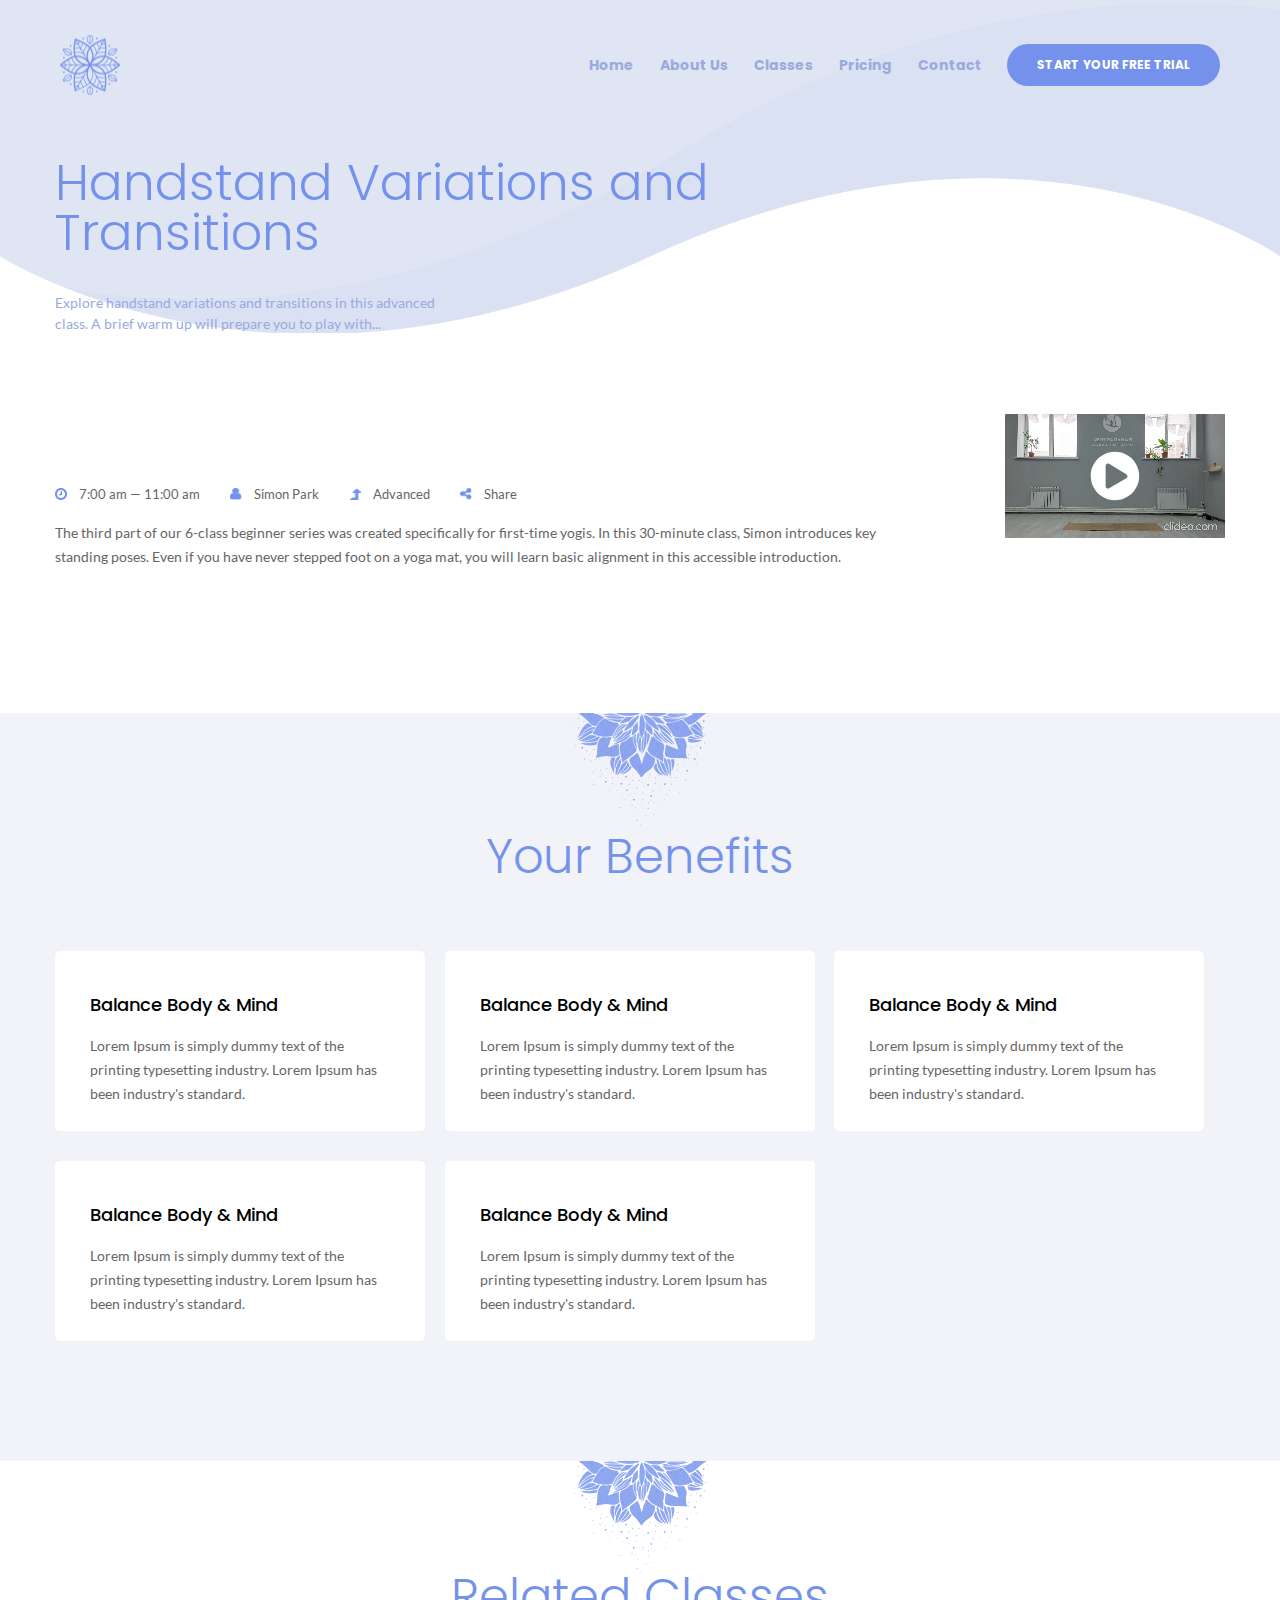
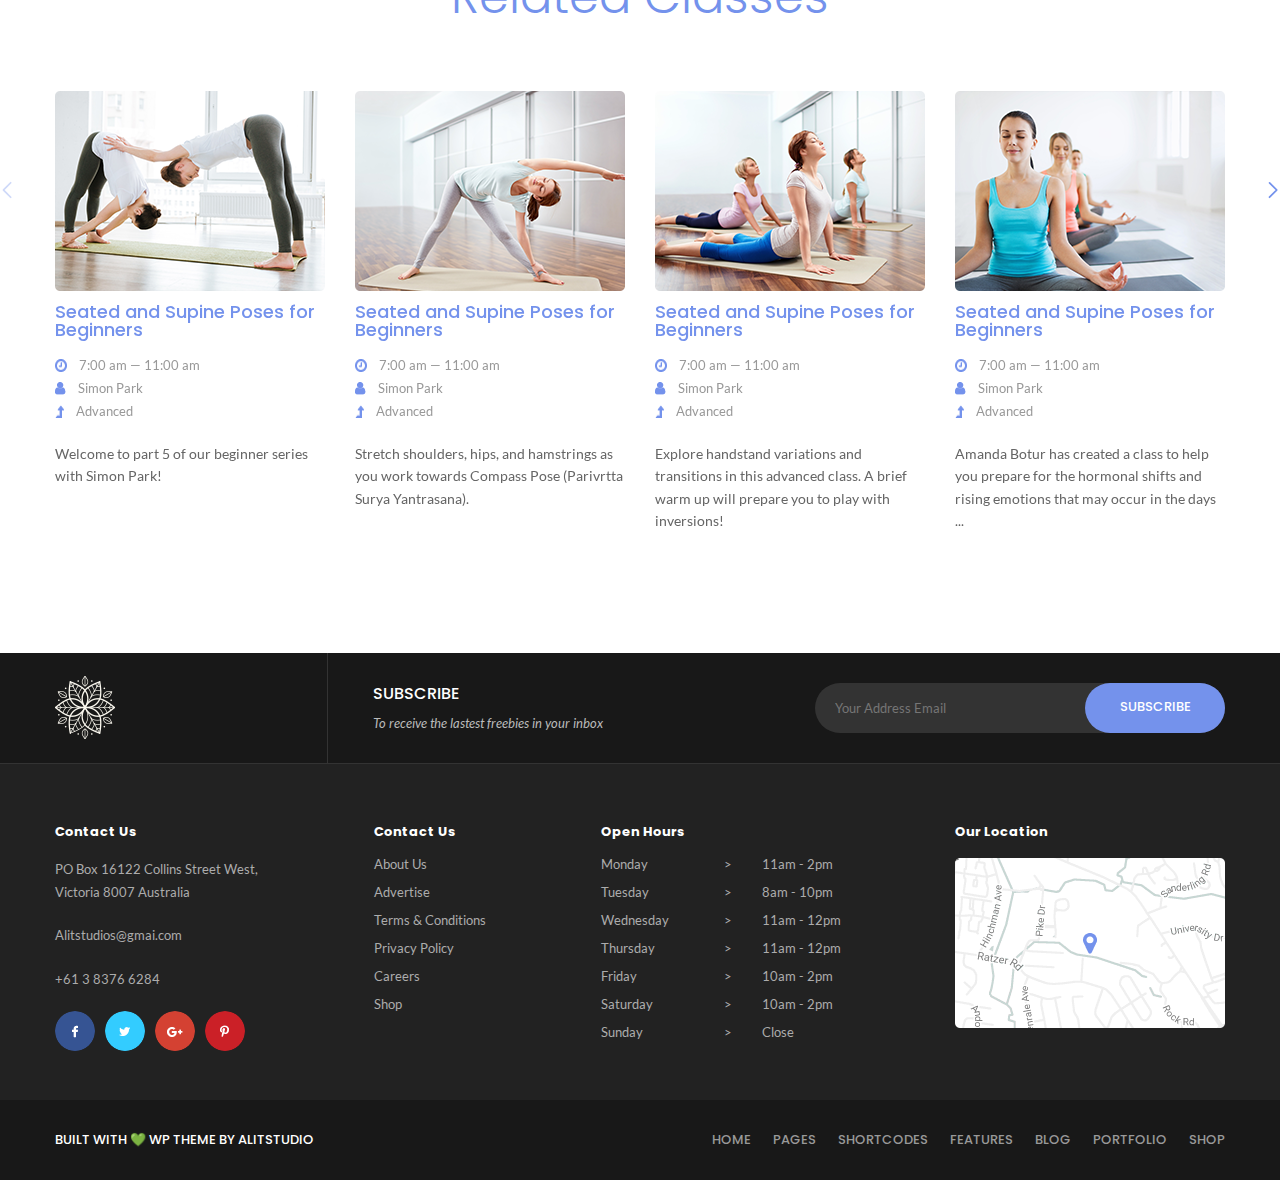
<file: single.html>
<!DOCTYPE html>
<html lang="en">
<head>
    <meta charset="UTF-8">
    <meta name="viewport" content="width=device-width, initial-scale=1.0">
    <link rel="stylesheet" href="./css/style.min.css">
    <link rel="icon" href="./favicon.png" type="image/png">
    <title>Single class</title>
</head>
<body>
    <section class="single-intro">
        <header>
            <a class="logo" href="#"></a>
            <nav class="nav">
                <ul class="menu">
                    <li class="menu-item">
                        <a href="./index.html">Home</a>
                    </li>
                    <li class="menu-item">
                        <a href="./about-us.html">About Us</a>
                    </li>
                    <li class="menu-item">
                        <a href="./classes.html">Classes</a>
                    </li>
                    <li class="menu-item">
                        <a href="./pricing.html">Pricing</a>
                    </li>
                    <li class="menu-item">
                        <a href="./contact.html">Contact</a>
                    </li>
                </ul>
                <button class="nav-button main-button modal-button">Start your free trial</button>
            </nav>
            <div class="min-header">
                <a href="#" class="menu-burger">
                    <span></span>
                </a>
                <div class="min-nav">
                    <ul class="min-menu">
                        <li class="min-menu-item">
                            <a href="./index.html">Home</a>
                        </li>
                        <li class="min-menu-item">
                            <a href="./about-us.html">About Us</a>
                        </li>
                        <li class="min-menu-item">
                            <a href="./classes.html">Classes</a>
                        </li>
                        <li class="min-menu-item">
                            <a href="./pricing.html">Pricing</a>
                        </li>
                        <li class="min-menu-item">
                            <a href="./contact.html">Contact</a>
                        </li>
                    </ul>
                </div>
            </div>
        </header>
        <div class="container">
            <div class="single-intro-content">
                <h1 class="single-intro-title">Handstand Variations and Transitions</h1>
                <p class="single-intro-text">Explore handstand variations and transitions in this advanced class. A brief warm up will prepare you to play with...</p>
            </div>
        </div>
    </section>

    <section class="modal-wrapper">
        <div class="modal">
            <h2>Start your free trial</h2>
            <form id="modal-form">
                <label class="modal-form-block">
                    <p>Name:</p>
                    <input id="modal-name" type="text">
                </label>
                <label class="modal-form-block">
                    <p>Phone:</p>
                    <input id="modal-phone" type="text">
                </label>
                <button class="modal-form-button">Let`s go!</button>
            </form>
        </div> 
    </section>

    <section class="single-info">
        <div class="container info-wrapper">
            <div class="single-info-content">
                <div class="single-info-dis">
                    <div class="single-info-dis-item">
                        <img src="./image/single-classes/icons/icon-classes-1.png" alt="classes icon">
                        <p>7:00 am — 11:00 am</p>
                    </div>
                    <div class="single-info-dis-item">
                        <img src="./image/single-classes/icons/icon-classes-2.png" alt="classes icon">
                        <p>Simon Park</p>
                    </div>
                    <div class="single-info-dis-item">
                        <img src="./image/single-classes/icons/icon-classes-3.png" alt="classes icon">
                        <p>Advanced</p>
                    </div>
                    <div class="single-info-dis-item">
                        <img src="./image/single-classes/icons/icon-classes-4.png" alt="classes icon">
                        <p>Share</p>
                    </div>
                </div>
                <p class="single-info-text">The third part of our 6-class beginner series was created specifically for first-time yogis. In this 30-minute class, Simon introduces key standing poses. Even if you have never stepped foot on a yoga mat, you will learn basic alignment in this accessible introduction.</p>
            </div>
            <div class="video-wr">
                <video class="block-video" controls preload="metadata" src="./video/yoga.mp4"></video>
                <a class="btn-play"><svg class="svg" viewBox="0 0 512 512"><path d="M256 8C119 8 8 119 8 256s111 248 248 248 248-111 248-248S393 8 256 8zm115.7 272l-176 101c-15.8 8.8-35.7-2.5-35.7-21V152c0-18.4 19.8-29.8 35.7-21l176 107c16.4 9.2 16.4 32.9 0 42z"></path></svg></a>
                <div class="controls">
                    <a class="play-pause-btn">
                        <svg class="play-btn-svg" viewBox="0 0 448 512"><path fill="currentColor" d="M424.4 214.7L72.4 6.6C43.8-10.3 0 6.1 0 47.9V464c0 37.5 40.7 60.1 72.4 41.3l352-208c31.4-18.5 31.5-64.1 0-82.6z"></path></svg>
                        <svg class="pause-btn-svg" viewBox="0 0 448 512"><path fill="currentColor" d="M144 479H48c-26.5 0-48-21.5-48-48V79c0-26.5 21.5-48 48-48h96c26.5 0 48 21.5 48 48v352c0 26.5-21.5 48-48 48zm304-48V79c0-26.5-21.5-48-48-48h-96c-26.5 0-48 21.5-48 48v352c0 26.5 21.5 48 48 48h96c26.5 0 48-21.5 48-48z"></path></svg>
                    </a>
                    <progress class="progress-line" max="100" value="0"></progress>
                    <a class="mute">
                        <svg class="unmute-btn-svg" viewBox="0 0 576 512"><path fill="currentColor" d="M215.03 71.05L126.06 160H24c-13.26 0-24 10.74-24 24v144c0 13.25 10.74 24 24 24h102.06l88.97 88.95c15.03 15.03 40.97 4.47 40.97-16.97V88.02c0-21.46-25.96-31.98-40.97-16.97zm233.32-51.08c-11.17-7.33-26.18-4.24-33.51 6.95-7.34 11.17-4.22 26.18 6.95 33.51 66.27 43.49 105.82 116.6 105.82 195.58 0 78.98-39.55 152.09-105.82 195.58-11.17 7.32-14.29 22.34-6.95 33.5 7.04 10.71 21.93 14.56 33.51 6.95C528.27 439.58 576 351.33 576 256S528.27 72.43 448.35 19.97zM480 256c0-63.53-32.06-121.94-85.77-156.24-11.19-7.14-26.03-3.82-33.12 7.46s-3.78 26.21 7.41 33.36C408.27 165.97 432 209.11 432 256s-23.73 90.03-63.48 115.42c-11.19 7.14-14.5 22.07-7.41 33.36 6.51 10.36 21.12 15.14 33.12 7.46C447.94 377.94 480 319.54 480 256zm-141.77-76.87c-11.58-6.33-26.19-2.16-32.61 9.45-6.39 11.61-2.16 26.2 9.45 32.61C327.98 228.28 336 241.63 336 256c0 14.38-8.02 27.72-20.92 34.81-11.61 6.41-15.84 21-9.45 32.61 6.43 11.66 21.05 15.8 32.61 9.45 28.23-15.55 45.77-45 45.77-76.88s-17.54-61.32-45.78-76.86z"></path></svg>
                        <svg class="mute-btn-svg"  viewBox="0 0 512 512"><path fill="currentColor" d="M215.03 71.05L126.06 160H24c-13.26 0-24 10.74-24 24v144c0 13.25 10.74 24 24 24h102.06l88.97 88.95c15.03 15.03 40.97 4.47 40.97-16.97V88.02c0-21.46-25.96-31.98-40.97-16.97zM461.64 256l45.64-45.64c6.3-6.3 6.3-16.52 0-22.82l-22.82-22.82c-6.3-6.3-16.52-6.3-22.82 0L416 210.36l-45.64-45.64c-6.3-6.3-16.52-6.3-22.82 0l-22.82 22.82c-6.3 6.3-6.3 16.52 0 22.82L370.36 256l-45.63 45.63c-6.3 6.3-6.3 16.52 0 22.82l22.82 22.82c6.3 6.3 16.52 6.3 22.82 0L416 301.64l45.64 45.64c6.3 6.3 16.52 6.3 22.82 0l22.82-22.82c6.3-6.3 6.3-16.52 0-22.82L461.64 256z"></path></svg>
                    </a>
                    <a class="full-screen">
                        <svg class="fullscreen-btn-svg" viewBox="0 0 448 512"><path fill="currentColor" d="M436 192H312c-13.3 0-24-10.7-24-24V44c0-6.6 5.4-12 12-12h40c6.6 0 12 5.4 12 12v84h84c6.6 0 12 5.4 12 12v40c0 6.6-5.4 12-12 12zm-276-24V44c0-6.6-5.4-12-12-12h-40c-6.6 0-12 5.4-12 12v84H12c-6.6 0-12 5.4-12 12v40c0 6.6 5.4 12 12 12h124c13.3 0 24-10.7 24-24zm0 300V344c0-13.3-10.7-24-24-24H12c-6.6 0-12 5.4-12 12v40c0 6.6 5.4 12 12 12h84v84c0 6.6 5.4 12 12 12h40c6.6 0 12-5.4 12-12zm192 0v-84h84c6.6 0 12-5.4 12-12v-40c0-6.6-5.4-12-12-12H312c-13.3 0-24 10.7-24 24v124c0 6.6 5.4 12 12 12h40c6.6 0 12-5.4 12-12z"></path></svg>
                    </a>
                </div>
            </div>
        </div>
    </section>

    <section class="single-cards">
        <img class="single-cards-pic" src="./image/home/classes/logo-classes.png" alt="classes icon" >
        <div class="container cards-wrapper">
            <h2 class="single-cards-title">Your Benefits</h2>
            <div class="single-cards-content">
                <div class="single-cards-item">
                    <h3>Balance Body & Mind</h3>
                    <p>Lorem Ipsum is simply dummy text of the printing typesetting industry. Lorem Ipsum has been industry's standard.</p>
                </div>
                <div class="single-cards-item">
                    <h3>Balance Body & Mind</h3>
                    <p>Lorem Ipsum is simply dummy text of the printing typesetting industry. Lorem Ipsum has been industry's standard.</p>
                </div>
                <div class="single-cards-item">
                    <h3>Balance Body & Mind</h3>
                    <p>Lorem Ipsum is simply dummy text of the printing typesetting industry. Lorem Ipsum has been industry's standard.</p>
                </div>
                <div class="single-cards-item">
                    <h3>Balance Body & Mind</h3>
                    <p>Lorem Ipsum is simply dummy text of the printing typesetting industry. Lorem Ipsum has been industry's standard.</p>
                </div>
                <div class="single-cards-item">
                    <h3>Balance Body & Mind</h3>
                    <p>Lorem Ipsum is simply dummy text of the printing typesetting industry. Lorem Ipsum has been industry's standard.</p>
                </div>
            </div>
        </div>
    </section>

    <section class="classes single-wrapper">
        <div class="container">
            <img src="./image/home/classes/logo-classes.png" alt="" class="classes-pic">
            <h2 class="classes-title">Related Classes</h2>
            <div class="swiper-button-prev"></div>
            <div class="main-slider-wrapper swiper-container">
                    <div class="classes-slider swiper-wrapper">
                        <div class="classes-slide swiper-slide">
                            <a href="./single.html"><img src="./image/home/classes/img-classes-1.png" alt="classes img" class="classes-slide-img"></a>
                            <a href="./single.html" class="classes-slide-title">Seated and Supine Poses for Beginners</a>
                            <div class="classes-slide-dis">
                                <div class="dis-item">
                                    <img src="./image/home/classes/icon-classes-1.png" alt="classes icon">
                                    <p>7:00 am — 11:00 am</p>
                                </div>
                                <div class="dis-item">
                                    <img src="./image/home/classes/icon-classes-2.png" alt="classes icon">
                                    <p>Simon Park</p>
                                </div>
                                <div class="dis-item">
                                    <img src="./image/home/classes/icon-classes-3.png" alt="classes icon">
                                    <p>Advanced</p>
                                </div>
                            </div>
                            <p class="classes-slide-text">Welcome to part 5 of our beginner series with Simon Park! </p>
                        </div>
                        <div class="classes-slide swiper-slide">
                            <a href="./single.html"><img src="./image/home/classes/img-classes-2.png" alt="classes img" class="classes-slide-img"></a>
                            <a href="./single.html" class="classes-slide-title">Seated and Supine Poses for Beginners</a>
                            <div class="classes-slide-dis">
                                <div class="dis-item">
                                    <img src="./image/home/classes/icon-classes-1.png" alt="classes icon">
                                    <p>7:00 am — 11:00 am</p>
                                </div>
                                <div class="dis-item">
                                    <img src="./image/home/classes/icon-classes-2.png" alt="classes icon">
                                    <p>Simon Park</p>
                                </div>
                                <div class="dis-item">
                                    <img src="./image/home/classes/icon-classes-3.png" alt="classes icon">
                                    <p>Advanced</p>
                                </div>
                            </div>
                            <p class="classes-slide-text">Stretch shoulders, hips, and hamstrings as you work towards Compass Pose (Parivrtta Surya Yantrasana).</p>
                        </div>
                        <div class="classes-slide swiper-slide">
                            <a href="./single.html"><img src="./image/home/classes/img-classes-3.png" alt="classes img" class="classes-slide-img"></a>
                            <a href="./single.html" class="classes-slide-title">Seated and Supine Poses for Beginners</a>
                            <div class="classes-slide-dis">
                                <div class="dis-item">
                                    <img src="./image/home/classes/icon-classes-1.png" alt="classes icon">
                                    <p>7:00 am — 11:00 am</p>
                                </div>
                                <div class="dis-item">
                                    <img src="./image/home/classes/icon-classes-2.png" alt="classes icon">
                                    <p>Simon Park</p>
                                </div>
                                <div class="dis-item">
                                    <img src="./image/home/classes/icon-classes-3.png" alt="classes icon">
                                    <p>Advanced</p>
                                </div>
                            </div>
                            <p class="classes-slide-text">Explore handstand variations and transitions in this advanced class. A brief warm up will prepare you to play with inversions! </p>
                        </div>
                        <div class="classes-slide swiper-slide">
                            <a href="./single.html"><img src="./image/home/classes/img-classes-4.png" alt="classes img" class="classes-slide-img"></a>
                            <a href="./single.html" class="classes-slide-title">Seated and Supine Poses for Beginners</a>
                            <div class="classes-slide-dis">
                                <div class="dis-item">
                                    <img src="./image/home/classes/icon-classes-1.png" alt="classes icon">
                                    <p>7:00 am — 11:00 am</p>
                                </div>
                                <div class="dis-item">
                                    <img src="./image/home/classes/icon-classes-2.png" alt="classes icon">
                                    <p>Simon Park</p>
                                </div>
                                <div class="dis-item">
                                    <img src="./image/home/classes/icon-classes-3.png" alt="classes icon">
                                    <p>Advanced</p>
                                </div>
                            </div>
                            <p class="classes-slide-text">Amanda Botur has created a class to help you prepare for the hormonal shifts and rising emotions that may occur in the days ...</p>
                        </div>
                        <div class="classes-slide swiper-slide">
                            <a href="./single.html"><img src="./image/home/classes/img-classes-1.png" alt="classes img" class="classes-slide-img"></a>
                            <a href="./single.html" class="classes-slide-title">Seated and Supine Poses for Beginners</a>
                            <div class="classes-slide-dis">
                                <div class="dis-item">
                                    <img src="./image/home/classes/icon-classes-1.png" alt="classes icon">
                                    <p>7:00 am — 11:00 am</p>
                                </div>
                                <div class="dis-item">
                                    <img src="./image/home/classes/icon-classes-2.png" alt="classes icon">
                                    <p>Simon Park</p>
                                </div>
                                <div class="dis-item">
                                    <img src="./image/home/classes/icon-classes-3.png" alt="classes icon">
                                    <p>Advanced</p>
                                </div>
                            </div>
                            <p class="classes-slide-text">Welcome to part 5 of our beginner series with Simon Park! </p>
                        </div>
                        <div class="classes-slide swiper-slide">
                            <a href="./single.html"><img src="./image/home/classes/img-classes-2.png" alt="classes img" class="classes-slide-img"></a>
                            <a href="./single.html" class="classes-slide-title">Seated and Supine Poses for Beginners</a>
                            <div class="classes-slide-dis">
                                <div class="dis-item">
                                    <img src="./image/home/classes/icon-classes-1.png" alt="classes icon">
                                    <p>7:00 am — 11:00 am</p>
                                </div>
                                <div class="dis-item">
                                    <img src="./image/home/classes/icon-classes-2.png" alt="classes icon">
                                    <p>Simon Park</p>
                                </div>
                                <div class="dis-item">
                                    <img src="./image/home/classes/icon-classes-3.png" alt="classes icon">
                                    <p>Advanced</p>
                                </div>
                            </div>
                            <p class="classes-slide-text">Welcome to part 5 of our beginner series with Simon Park! </p>
                        </div>
                    </div>
            </div>
            <div class="swiper-button-next"></div>
        </div>
    </section>

    <footer>
        <div class="subscribe-wrapper">
            <div class="container subscribe">
                <div class="subscribe">
                    <div class="subscribe-logo">
                        <a href="#"><img src="./image/footer/logo-footer.png" alt="footer logo"></a>
                    </div>
                    <div class="subscribe-dis">
                        <h3 class="subscribe-dis-title">subscribe</h3>
                        <p  class="subscribe-dis-suptitle">To receive the lastest freebies in your inbox</p>
                    </div>
                    <div class="subscribe-form">
                        <input type="text" placeholder="Your Address Email"> 
                        <button>subscribe</button>
                    </div>
                </div>
            </div>
        </div>
        <div class="top-wrapper">
            <div class="container top">
                <div class="top-contacts">
                    <h3 class="top-title">Contact Us</h3>
                    <p class="top-contacts-content">PO Box 16122 Collins Street West,
                        Victoria 8007 Australia</p>
                    <a class="top-contacts-content link" href="mailto:Alitstudios@gmai.com">Alitstudios@gmai.com</a>
                    <a class="top-contacts-content link" href="tel:+61383766284">+61 3 8376 6284</a>
                    <div class="top-social">
                        <div class="top-social-link facebook">
                            <a href="#"></a>
                        </div>
                        <div class="top-social-link twitter">
                            <a href="#"></a>
                        </div>
                        <div class="top-social-link google">
                            <a href="#"></a>
                        </div>
                        <div class="top-social-link pinterest">
                            <a href="#"></a>
                        </div>
                    </div>
                </div>
                <div class="top-links">
                    <h3 class="top-title">Contact Us</h3>
                    <a href="#" class="top-links-item link">About Us</a>
                    <a href="#" class="top-links-item link">Advertise</a>
                    <a href="#" class="top-links-item link">Terms & Conditions</a>
                    <a href="#" class="top-links-item link">Privacy Policy</a>
                    <a href="#" class="top-links-item link">Careers</a>
                    <a href="#" class="top-links-item link">Shop</a>
                </div>
                <div class="top-time">
                    <h3 class="top-title">Open Hours</h3>
                    <div class="top-time-content">
                        <div class="top-time-days">
                            <p>Monday</p>
                            <p>Tuesday</p>
                            <p>Wednesday</p>
                            <p>Thursday</p>
                            <p>Friday</p>
                            <p>Saturday</p>
                            <p>Sunday</p>
                        </div>
                        <div class="top-time-arrows">
                            <p>></p>
                            <p>></p>
                            <p>></p>
                            <p>></p>
                            <p>></p>
                            <p>></p>
                            <p>></p>
                        </div>
                        <div class="top-time-hours">
                            <p>11am - 2pm</p>
                            <p>8am - 10pm</p>
                            <p>11am - 12pm</p>
                            <p>11am - 12pm</p>
                            <p>10am - 2pm</p>
                            <p>10am - 2pm</p>
                            <p>Close</p>
                        </div>
                    </div>
                </div>
                <div class="top-location">
                    <h3 class="top-title">Our Location</h3>
                    <img src="./image/footer/map.png" alt="map">
                </div>
            </div>
        </div>
        <div class="bottom-wrapper">
            <div class="container bottom">
                <p class="bottom-text">BUILT WITH 	
                    &#128154;
                    WP THEME BY alitstudio</p>
                <div class="bottom-nav">
                    <ul>
                        <li>
                            <a href="#">home</a>
                        </li>
                        <li>
                            <a href="#">pages</a>
                        </li>
                        <li>
                            <a href="#">shortcodes</a>
                        </li>
                        <li>
                            <a href="#">features</a>
                        </li>
                        <li>
                            <a href="#">blog</a>
                        </li>
                        <li>
                            <a href="#">portfolio</a>
                        </li>
                        <li>
                            <a href="#">shop</a>
                        </li>
                    </ul>
                </div>
            </div>
        </div>
        <div class="min-footer">
            <div class="contacts-min">
                <div class="top-header">
                    <h3 class="top-title">Contact Us:</h3>
                    <p class="top-contacts-content">PO Box 16122 Collins Street West,
                    Victoria 8007 Australia</p>
                    <p class="top-contacts-content">Alitstudios@gmai.com</p>
                    <p class="top-contacts-content">+61 3 8376 6284</p>
                </div>
                <div class="top-social">
                    <div class="top-social-link facebook">
                        <a href="#"></a>
                    </div>
                    <div class="top-social-link twitter">
                        <a href="#"></a>
                    </div>
                    <div class="top-social-link google">
                        <a href="#"></a>
                    </div>
                    <div class="top-social-link pinterest">
                        <a href="#"></a>
                    </div>
                </div>
            </div>
            <div class="top-time">
                <h3 class="top-title">Open Hours</h3>
                <div class="top-time-content">
                    <div class="top-time-days">
                        <p>Monday</p>
                        <p>Tuesday</p>
                        <p>Wednesday</p>
                        <p>Thursday</p>
                        <p>Friday</p>
                        <p>Saturday</p>
                        <p>Sunday</p>
                    </div>
                    <div class="top-time-arrows">
                        <p>></p>
                        <p>></p>
                        <p>></p>
                        <p>></p>
                        <p>></p>
                        <p>></p>
                        <p>></p>
                    </div>
                    <div class="top-time-hours">
                        <p>11am - 2pm</p>
                        <p>8am - 10pm</p>
                        <p>11am - 12pm</p>
                        <p>11am - 12pm</p>
                        <p>10am - 2pm</p>
                        <p>10am - 2pm</p>
                        <p>Close</p>
                    </div>
                </div>
            </div>
            <div class="top-location">
                <h3 class="top-title">Our Location</h3>
                <img src="./image/footer/map.png" alt="map">
            </div>
        </div>
    </footer>

    <script src="https://unpkg.com/swiper/swiper-bundle.min.js"></script>
    <script src="./js/main.min.js"></script>
    <script src="./js/slider.min.js"></script>
    <script src="./js/video.min.js"></script>
</body>
</html>
</file>
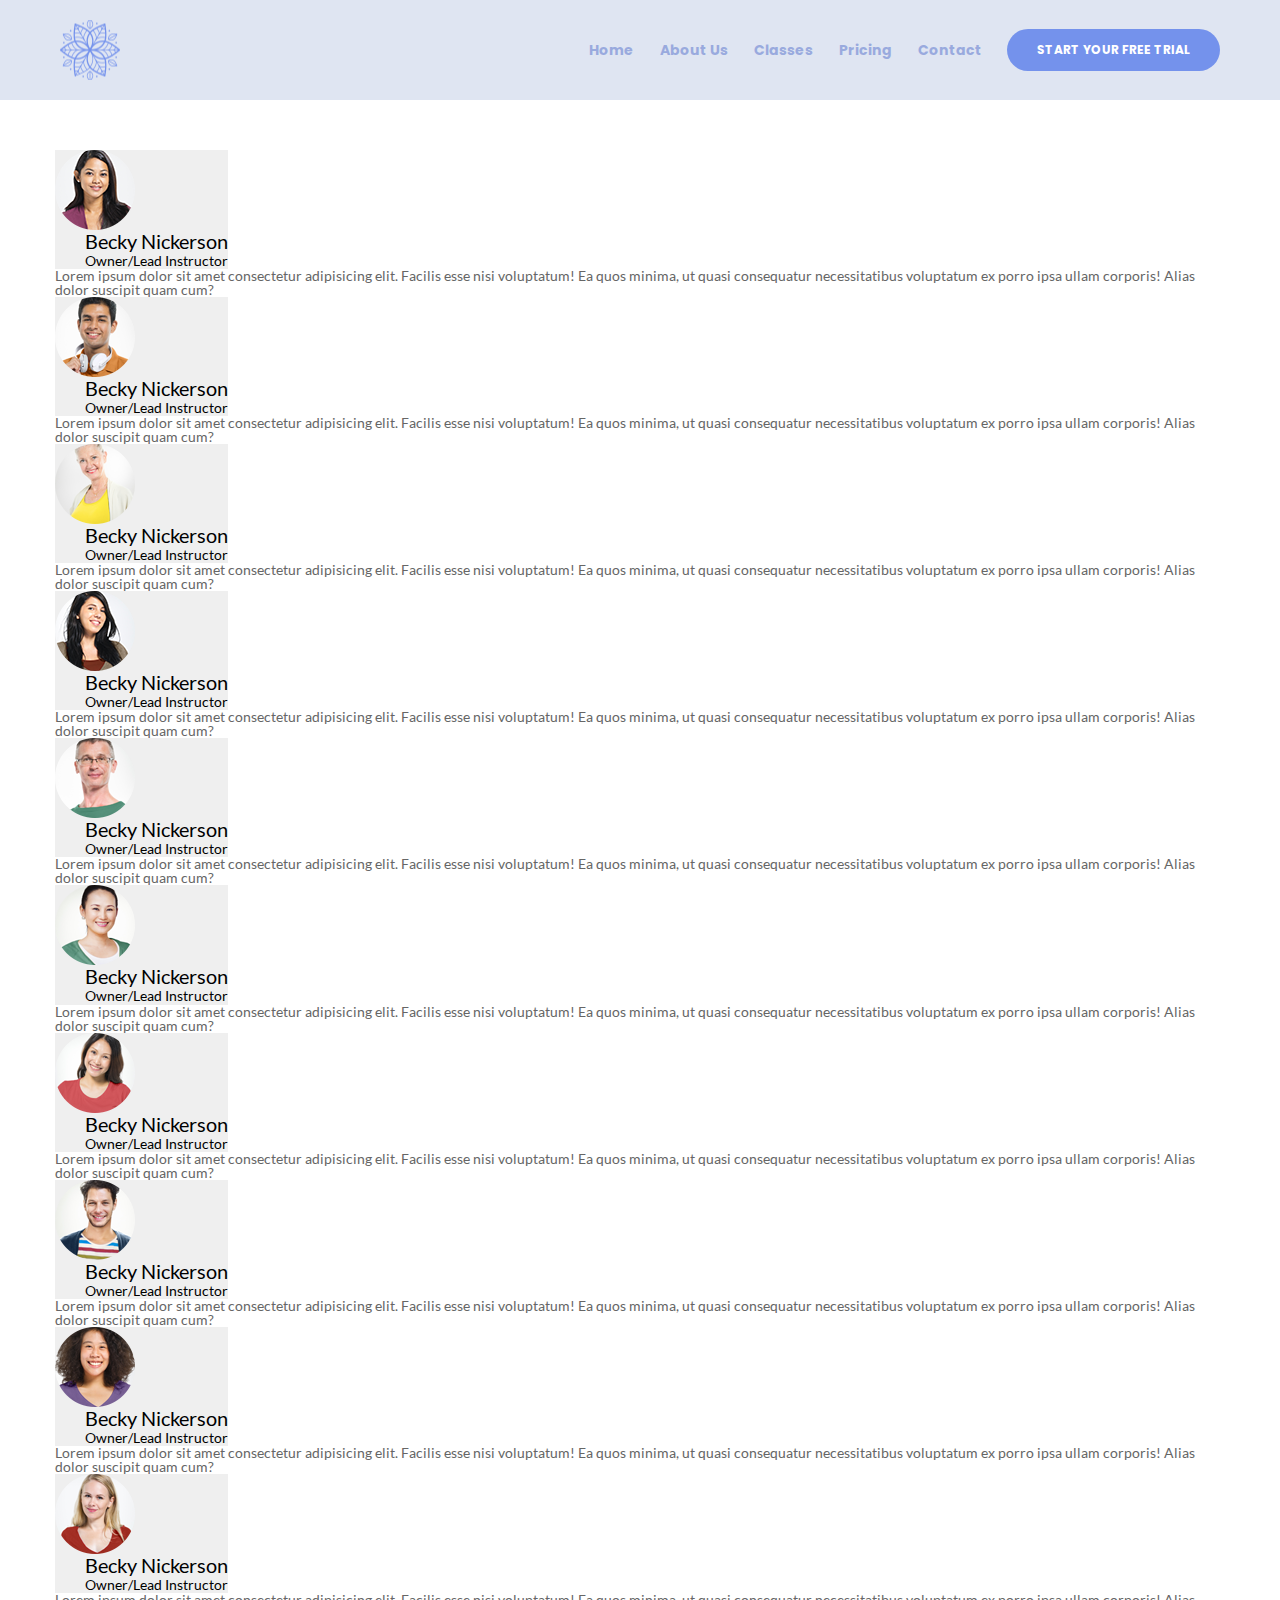
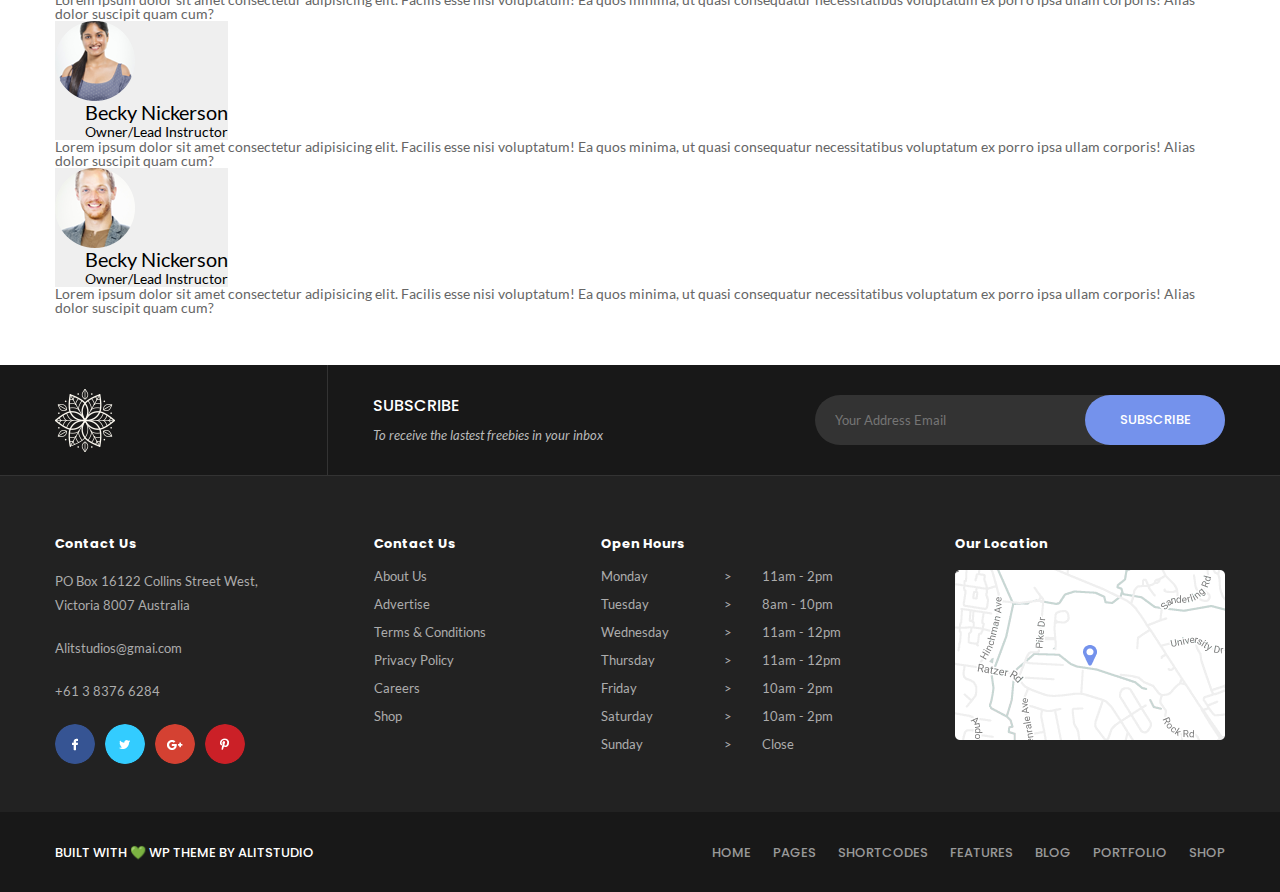
<file: team-bootstrap.html>
<!DOCTYPE html>
<html lang="en">
<head>
    <meta charset="UTF-8">
    <meta http-equiv="X-UA-Compatible" content="IE=edge">
    <meta name="viewport" content="width=device-width, initial-scale=1.0">
    <link href="https://cdn.jsdelivr.net/npm/bootstrap@5.0.0-beta2/dist/css/bootstrap.min.css" rel="stylesheet" integrity="sha384-BmbxuPwQa2lc/FVzBcNJ7UAyJxM6wuqIj61tLrc4wSX0szH/Ev+nYRRuWlolflfl" crossorigin="anonymous">
    <link rel="stylesheet" href="./css/style.min.css">
    <title>Document</title>
</head>
<body>

    <header class="team-header">
        <a class="logo" href="#"></a>
        <nav class="nav">
            <ul class="menu">
                <li class="menu-item">
                    <a href="./index.html">Home</a>
                </li>
                <li class="menu-item">
                    <a href="./about-us.html">About Us</a>
                </li>
                <li class="menu-item">
                    <a href="./classes.html">Classes</a>
                </li>
                <li class="menu-item">
                    <a href="./pricing.html">Pricing</a>
                </li>
                <li class="menu-item">
                    <a href="./contact.html">Contact</a>
                </li>
            </ul>
            <button class="nav-button main-button modal-button">Start your free trial</button>
        </nav>
        <div class="min-header">
            <a href="#" class="menu-burger">
                <span></span>
            </a>
            <div class="min-nav">
                <ul class="min-menu">
                    <li class="min-menu-item">
                        <a href="./index.html">Home</a>
                    </li>
                    <li class="min-menu-item">
                        <a href="./about-us.html">About Us</a>
                    </li>
                    <li class="min-menu-item">
                        <a href="./classes.html">Classes</a>
                    </li>
                    <li class="min-menu-item">
                        <a href="./pricing.html">Pricing</a>
                    </li>
                    <li class="min-menu-item">
                        <a href="./contact.html">Contact</a>
                    </li>
                </ul>
            </div>
        </div>
    </header>

    <section class="modal-wrapper">
        <div class="modal team-modal">
            <h2>Start your free trial</h2>
            <form id="modal-form">
                <label class="modal-form-block">
                    <p>Name:</p>
                    <input id="modal-name" type="text">
                </label>
                <label class="modal-form-block">
                    <p>Phone:</p>
                    <input id="modal-phone" type="text">
                </label>
                <button class="modal-form-button">Let`s go!</button>
            </form>
        </div> 
    </section>

    <div class="container">
        <div class="accordion" id="accordionExample">
            <div class="accordion-item">
              <h2 class="accordion-header" id="headingOne">
                <button class="accordion-button collapsed" type="button" data-bs-toggle="collapse" data-bs-target="#collapseOne" aria-expanded="false" aria-controls="collapseOne">
                  <img src="./image/home/team/img-team-1.png" alt="">
                  <div class="team-info">
                    <h2 class="team-info-name">Becky Nickerson</h2>
                    <h3 class="team-info-place">Owner/Lead Instructor</h3>
                  </div>
                </button>
              </h2>
              <div id="collapseOne" class="accordion-collapse collapse" aria-labelledby="headingOne" data-bs-parent="#accordionExample">
                <div class="accordion-body">
                  <p>Lorem ipsum dolor sit amet consectetur adipisicing elit. Facilis esse nisi voluptatum! Ea quos minima, ut quasi consequatur necessitatibus voluptatum ex porro ipsa ullam corporis! Alias dolor suscipit quam cum?</p>
                </div>
              </div>
            </div>
            <div class="accordion-item">
              <h2 class="accordion-header" id="headingTwo">
                <button class="accordion-button collapsed" type="button" data-bs-toggle="collapse" data-bs-target="#collapseTwo" aria-expanded="false" aria-controls="collapseTwo">
                    <img src="./image/home/team/img-team-2.png" alt="">
                    <div class="team-info">
                      <h2 class="team-info-name">Becky Nickerson</h2>
                      <h3 class="team-info-place">Owner/Lead Instructor</h3>
                    </div>
                </button>
              </h2>
              <div id="collapseTwo" class="accordion-collapse collapse" aria-labelledby="headingTwo" data-bs-parent="#accordionExample">
                <div class="accordion-body">
                    <p>Lorem ipsum dolor sit amet consectetur adipisicing elit. Facilis esse nisi voluptatum! Ea quos minima, ut quasi consequatur necessitatibus voluptatum ex porro ipsa ullam corporis! Alias dolor suscipit quam cum?</p>
                </div>
              </div>
            </div>
            <div class="accordion-item">
              <h2 class="accordion-header" id="headingThree">
                <button class="accordion-button collapsed" type="button" data-bs-toggle="collapse" data-bs-target="#collapseThree" aria-expanded="false" aria-controls="collapseThree">
                    <img src="./image/home/team/img-team-3.png" alt="">
                    <div class="team-info">
                      <h2 class="team-info-name">Becky Nickerson</h2>
                      <h3 class="team-info-place">Owner/Lead Instructor</h3>
                    </div>
                </button>
              </h2>
              <div id="collapseThree" class="accordion-collapse collapse" aria-labelledby="headingThree" data-bs-parent="#accordionExample">
                <div class="accordion-body">
                    <p>Lorem ipsum dolor sit amet consectetur adipisicing elit. Facilis esse nisi voluptatum! Ea quos minima, ut quasi consequatur necessitatibus voluptatum ex porro ipsa ullam corporis! Alias dolor suscipit quam cum?</p>
                </div>
              </div>
            </div>
            <div class="accordion-item">
                <h2 class="accordion-header" id="headingFour">
                  <button class="accordion-button collapsed" type="button" data-bs-toggle="collapse" data-bs-target="#collapseFour" aria-expanded="false" aria-controls="collapseFour">
                    <img src="./image/home/team/img-team-4.png" alt="">
                    <div class="team-info">
                      <h2 class="team-info-name">Becky Nickerson</h2>
                      <h3 class="team-info-place">Owner/Lead Instructor</h3>
                    </div>
                  </button>
                </h2>
                <div id="collapseFour" class="accordion-collapse collapse" aria-labelledby="headingFour" data-bs-parent="#accordionExample">
                  <div class="accordion-body">
                    <p>Lorem ipsum dolor sit amet consectetur adipisicing elit. Facilis esse nisi voluptatum! Ea quos minima, ut quasi consequatur necessitatibus voluptatum ex porro ipsa ullam corporis! Alias dolor suscipit quam cum?</p>
                  </div>
                </div>
              </div>
              <div class="accordion-item">
                <h2 class="accordion-header" id="headingFive">
                  <button class="accordion-button collapsed" type="button" data-bs-toggle="collapse" data-bs-target="#collapseFive" aria-expanded="false" aria-controls="collapseFive">
                    <img src="./image/home/team/img-team-5.png" alt="">
                    <div class="team-info">
                      <h2 class="team-info-name">Becky Nickerson</h2>
                      <h3 class="team-info-place">Owner/Lead Instructor</h3>
                    </div>
                  </button>
                </h2>
                <div id="collapseFive" class="accordion-collapse collapse" aria-labelledby="headingFive" data-bs-parent="#accordionExample">
                  <div class="accordion-body">
                    <p>Lorem ipsum dolor sit amet consectetur adipisicing elit. Facilis esse nisi voluptatum! Ea quos minima, ut quasi consequatur necessitatibus voluptatum ex porro ipsa ullam corporis! Alias dolor suscipit quam cum?</p>
                  </div>
                </div>
              </div>
              <div class="accordion-item">
                <h2 class="accordion-header" id="headingSix">
                  <button class="accordion-button collapsed" type="button" data-bs-toggle="collapse" data-bs-target="#collapseSix" aria-expanded="false" aria-controls="collapseSix">
                    <img src="./image/home/team/img-team-6.png" alt="">
                    <div class="team-info">
                      <h2 class="team-info-name">Becky Nickerson</h2>
                      <h3 class="team-info-place">Owner/Lead Instructor</h3>
                    </div>
                  </button>
                </h2>
                <div id="collapseSix" class="accordion-collapse collapse" aria-labelledby="headingSix" data-bs-parent="#accordionExample">
                  <div class="accordion-body">
                    <p>Lorem ipsum dolor sit amet consectetur adipisicing elit. Facilis esse nisi voluptatum! Ea quos minima, ut quasi consequatur necessitatibus voluptatum ex porro ipsa ullam corporis! Alias dolor suscipit quam cum?</p>
                  </div>
                </div>
              </div>
              <div class="accordion-item">
                <h2 class="accordion-header" id="headingSeven">
                  <button class="accordion-button collapsed" type="button" data-bs-toggle="collapse" data-bs-target="#collapseSeven" aria-expanded="false" aria-controls="collapseSeven">
                    <img src="./image/home/team/img-team-7.png" alt="">
                    <div class="team-info">
                      <h2 class="team-info-name">Becky Nickerson</h2>
                      <h3 class="team-info-place">Owner/Lead Instructor</h3>
                    </div>
                  </button>
                </h2>
                <div id="collapseSeven" class="accordion-collapse collapse" aria-labelledby="headingSeven" data-bs-parent="#accordionExample">
                  <div class="accordion-body">
                    <p>Lorem ipsum dolor sit amet consectetur adipisicing elit. Facilis esse nisi voluptatum! Ea quos minima, ut quasi consequatur necessitatibus voluptatum ex porro ipsa ullam corporis! Alias dolor suscipit quam cum?</p>
                  </div>
                </div>
              </div>
              <div class="accordion-item">
                <h2 class="accordion-header" id="headingEight">
                  <button class="accordion-button collapsed" type="button" data-bs-toggle="collapse" data-bs-target="#collapseEight" aria-expanded="false" aria-controls="collapseEight">
                    <img src="./image/home/team/img-team-8.png" alt="">
                    <div class="team-info">
                      <h2 class="team-info-name">Becky Nickerson</h2>
                      <h3 class="team-info-place">Owner/Lead Instructor</h3>
                    </div>
                  </button>
                </h2>
                <div id="collapseEight" class="accordion-collapse collapse" aria-labelledby="headingEight" data-bs-parent="#accordionExample">
                  <div class="accordion-body">
                    <p>Lorem ipsum dolor sit amet consectetur adipisicing elit. Facilis esse nisi voluptatum! Ea quos minima, ut quasi consequatur necessitatibus voluptatum ex porro ipsa ullam corporis! Alias dolor suscipit quam cum?</p>
                  </div>
                </div>
              </div>
              <div class="accordion-item">
                <h2 class="accordion-header" id="headingNine">
                  <button class="accordion-button collapsed" type="button" data-bs-toggle="collapse" data-bs-target="#collapseNine" aria-expanded="false" aria-controls="collapseNine">
                    <img src="./image/home/team/img-team-9.png" alt="">
                    <div class="team-info">
                      <h2 class="team-info-name">Becky Nickerson</h2>
                      <h3 class="team-info-place">Owner/Lead Instructor</h3>
                    </div>
                  </button>
                </h2>
                <div id="collapseNine" class="accordion-collapse collapse" aria-labelledby="headingNine" data-bs-parent="#accordionExample">
                  <div class="accordion-body">
                    <p>Lorem ipsum dolor sit amet consectetur adipisicing elit. Facilis esse nisi voluptatum! Ea quos minima, ut quasi consequatur necessitatibus voluptatum ex porro ipsa ullam corporis! Alias dolor suscipit quam cum?</p>
                  </div>
                </div>
              </div>
              <div class="accordion-item">
                <h2 class="accordion-header" id="headingTen">
                  <button class="accordion-button collapsed" type="button" data-bs-toggle="collapse" data-bs-target="#collapseTen" aria-expanded="false" aria-controls="collapseTen">
                    <img src="./image/home/team/img-team-10.png" alt="">
                    <div class="team-info">
                      <h2 class="team-info-name">Becky Nickerson</h2>
                      <h3 class="team-info-place">Owner/Lead Instructor</h3>
                    </div>
                  </button>
                </h2>
                <div id="collapseTen" class="accordion-collapse collapse" aria-labelledby="headingTen" data-bs-parent="#accordionExample">
                  <div class="accordion-body">
                    <p>Lorem ipsum dolor sit amet consectetur adipisicing elit. Facilis esse nisi voluptatum! Ea quos minima, ut quasi consequatur necessitatibus voluptatum ex porro ipsa ullam corporis! Alias dolor suscipit quam cum?</p>
                  </div>
                </div>
              </div>
              <div class="accordion-item">
                <h2 class="accordion-header" id="headingEleven">
                  <button class="accordion-button collapsed" type="button" data-bs-toggle="collapse" data-bs-target="#collapseEleven" aria-expanded="false" aria-controls="collapseEleven">
                    <img src="./image/home/team/img-team-11.png" alt="">
                    <div class="team-info">
                      <h2 class="team-info-name">Becky Nickerson</h2>
                      <h3 class="team-info-place">Owner/Lead Instructor</h3>
                    </div>
                  </button>
                </h2>
                <div id="collapseEleven" class="accordion-collapse collapse" aria-labelledby="headingEleven" data-bs-parent="#accordionExample">
                  <div class="accordion-body">
                    <p>Lorem ipsum dolor sit amet consectetur adipisicing elit. Facilis esse nisi voluptatum! Ea quos minima, ut quasi consequatur necessitatibus voluptatum ex porro ipsa ullam corporis! Alias dolor suscipit quam cum?</p>
                  </div>
                </div>
              </div>
              <div class="accordion-item">
                <h2 class="accordion-header" id="headingTwelve">
                  <button class="accordion-button collapsed" type="button" data-bs-toggle="collapse" data-bs-target="#collapseTwelve" aria-expanded="false" aria-controls="collapseTwelve">
                    <img src="./image/home/team/img-team-12.png" alt="">
                    <div class="team-info">
                      <h2 class="team-info-name">Becky Nickerson</h2>
                      <h3 class="team-info-place">Owner/Lead Instructor</h3>
                    </div>
                  </button>
                </h2>
                <div id="collapseTwelve" class="accordion-collapse collapse" aria-labelledby="headingTwelve" data-bs-parent="#accordionExample">
                  <div class="accordion-body">
                    <p>Lorem ipsum dolor sit amet consectetur adipisicing elit. Facilis esse nisi voluptatum! Ea quos minima, ut quasi consequatur necessitatibus voluptatum ex porro ipsa ullam corporis! Alias dolor suscipit quam cum?</p>
                  </div>
                </div>
              </div>
        </div>
    </div>

    <footer>
        <div class="subscribe-wrapper">
            <div class="container subscribe">
                <div class="subscribe">
                    <div class="subscribe-logo">
                        <a href="#"><img src="./image/footer/logo-footer.png" alt="footer logo"></a>
                    </div>
                    <div class="subscribe-dis">
                        <h3 class="subscribe-dis-title">subscribe</h3>
                        <p  class="subscribe-dis-suptitle">To receive the lastest freebies in your inbox</p>
                    </div>
                    <form class="subscribe-form">
                        <input type="text" placeholder="Your Address Email"> 
                        <button>subscribe</button>
                    </form>
                </div>
            </div>
        </div>
        <div class="top-wrapper">
            <div class="container top">
                <div class="top-contacts">
                    <h3 class="top-title">Contact Us</h3>
                    <p class="top-contacts-content">PO Box 16122 Collins Street West,
                        Victoria 8007 Australia</p>
                    <a class="top-contacts-content link" href="mailto:Alitstudios@gmai.com">Alitstudios@gmai.com</a>
                    <a class="top-contacts-content link" href="tel:+61383766284">+61 3 8376 6284</a>
                    <div class="top-social">
                        <div class="top-social-link facebook">
                            <a href="#"></a>
                        </div>
                        <div class="top-social-link twitter">
                            <a href="#"></a>
                        </div>
                        <div class="top-social-link google">
                            <a href="#"></a>
                        </div>
                        <div class="top-social-link pinterest">
                            <a href="#"></a>
                        </div>
                    </div>
                </div>
                <div class="top-links">
                    <h3 class="top-title">Contact Us</h3>
                    <a href="#" class="top-links-item link">About Us</a>
                    <a href="#" class="top-links-item link">Advertise</a>
                    <a href="#" class="top-links-item link">Terms & Conditions</a>
                    <a href="#" class="top-links-item link">Privacy Policy</a>
                    <a href="#" class="top-links-item link">Careers</a>
                    <a href="#" class="top-links-item link">Shop</a>
                </div>
                <div class="top-time">
                    <h3 class="top-title">Open Hours</h3>
                    <div class="top-time-content">
                        <div class="top-time-days">
                            <p>Monday</p>
                            <p>Tuesday</p>
                            <p>Wednesday</p>
                            <p>Thursday</p>
                            <p>Friday</p>
                            <p>Saturday</p>
                            <p>Sunday</p>
                        </div>
                        <div class="top-time-arrows">
                            <p>></p>
                            <p>></p>
                            <p>></p>
                            <p>></p>
                            <p>></p>
                            <p>></p>
                            <p>></p>
                        </div>
                        <div class="top-time-hours">
                            <p>11am - 2pm</p>
                            <p>8am - 10pm</p>
                            <p>11am - 12pm</p>
                            <p>11am - 12pm</p>
                            <p>10am - 2pm</p>
                            <p>10am - 2pm</p>
                            <p>Close</p>
                        </div>
                    </div>
                </div>
                <div class="top-location">
                    <h3 class="top-title">Our Location</h3>
                    <img src="./image/footer/map.png" alt="map">
                </div>
            </div>
        </div>
        <div class="bottom-wrapper">
            <div class="container bottom">
                <p class="bottom-text">BUILT WITH 	
                    &#128154;
                    WP THEME BY alitstudio</p>
                <div class="bottom-nav">
                    <ul>
                        <li>
                            <a href="#">home</a>
                        </li>
                        <li>
                            <a href="#">pages</a>
                        </li>
                        <li>
                            <a href="#">shortcodes</a>
                        </li>
                        <li>
                            <a href="#">features</a>
                        </li>
                        <li>
                            <a href="#">blog</a>
                        </li>
                        <li>
                            <a href="#">portfolio</a>
                        </li>
                        <li>
                            <a href="#">shop</a>
                        </li>
                    </ul>
                </div>
            </div>
        </div>
        <div class="min-footer">
            <div class="contacts-min">
                <div class="top-header">
                    <h3 class="top-title">Contact Us:</h3>
                    <p class="top-contacts-content">PO Box 16122 Collins Street West,
                    Victoria 8007 Australia</p>
                    <p class="top-contacts-content">Alitstudios@gmai.com</p>
                    <p class="top-contacts-content">+61 3 8376 6284</p>
                </div>
                <div class="top-social">
                    <div class="top-social-link facebook">
                        <a href="#"></a>
                    </div>
                    <div class="top-social-link twitter">
                        <a href="#"></a>
                    </div>
                    <div class="top-social-link google">
                        <a href="#"></a>
                    </div>
                    <div class="top-social-link pinterest">
                        <a href="#"></a>
                    </div>
                </div>
            </div>
            <div class="top-time">
                <h3 class="top-title">Open Hours</h3>
                <div class="top-time-content">
                    <div class="top-time-days">
                        <p>Monday</p>
                        <p>Tuesday</p>
                        <p>Wednesday</p>
                        <p>Thursday</p>
                        <p>Friday</p>
                        <p>Saturday</p>
                        <p>Sunday</p>
                    </div>
                    <div class="top-time-arrows">
                        <p>></p>
                        <p>></p>
                        <p>></p>
                        <p>></p>
                        <p>></p>
                        <p>></p>
                        <p>></p>
                    </div>
                    <div class="top-time-hours">
                        <p>11am - 2pm</p>
                        <p>8am - 10pm</p>
                        <p>11am - 12pm</p>
                        <p>11am - 12pm</p>
                        <p>10am - 2pm</p>
                        <p>10am - 2pm</p>
                        <p>Close</p>
                    </div>
                </div>
            </div>
            <div class="top-location">
                <h3 class="top-title">Our Location</h3>
                <img src="./image/footer/map.png" alt="map">
            </div>
        </div>
    </footer>


    <script src="https://cdn.jsdelivr.net/npm/bootstrap@5.0.0-beta2/dist/js/bootstrap.bundle.min.js" integrity="sha384-b5kHyXgcpbZJO/tY9Ul7kGkf1S0CWuKcCD38l8YkeH8z8QjE0GmW1gYU5S9FOnJ0" crossorigin="anonymous"></script>
    <script src="./js/main.min.js"></script>
</body>
</html>
</file>
